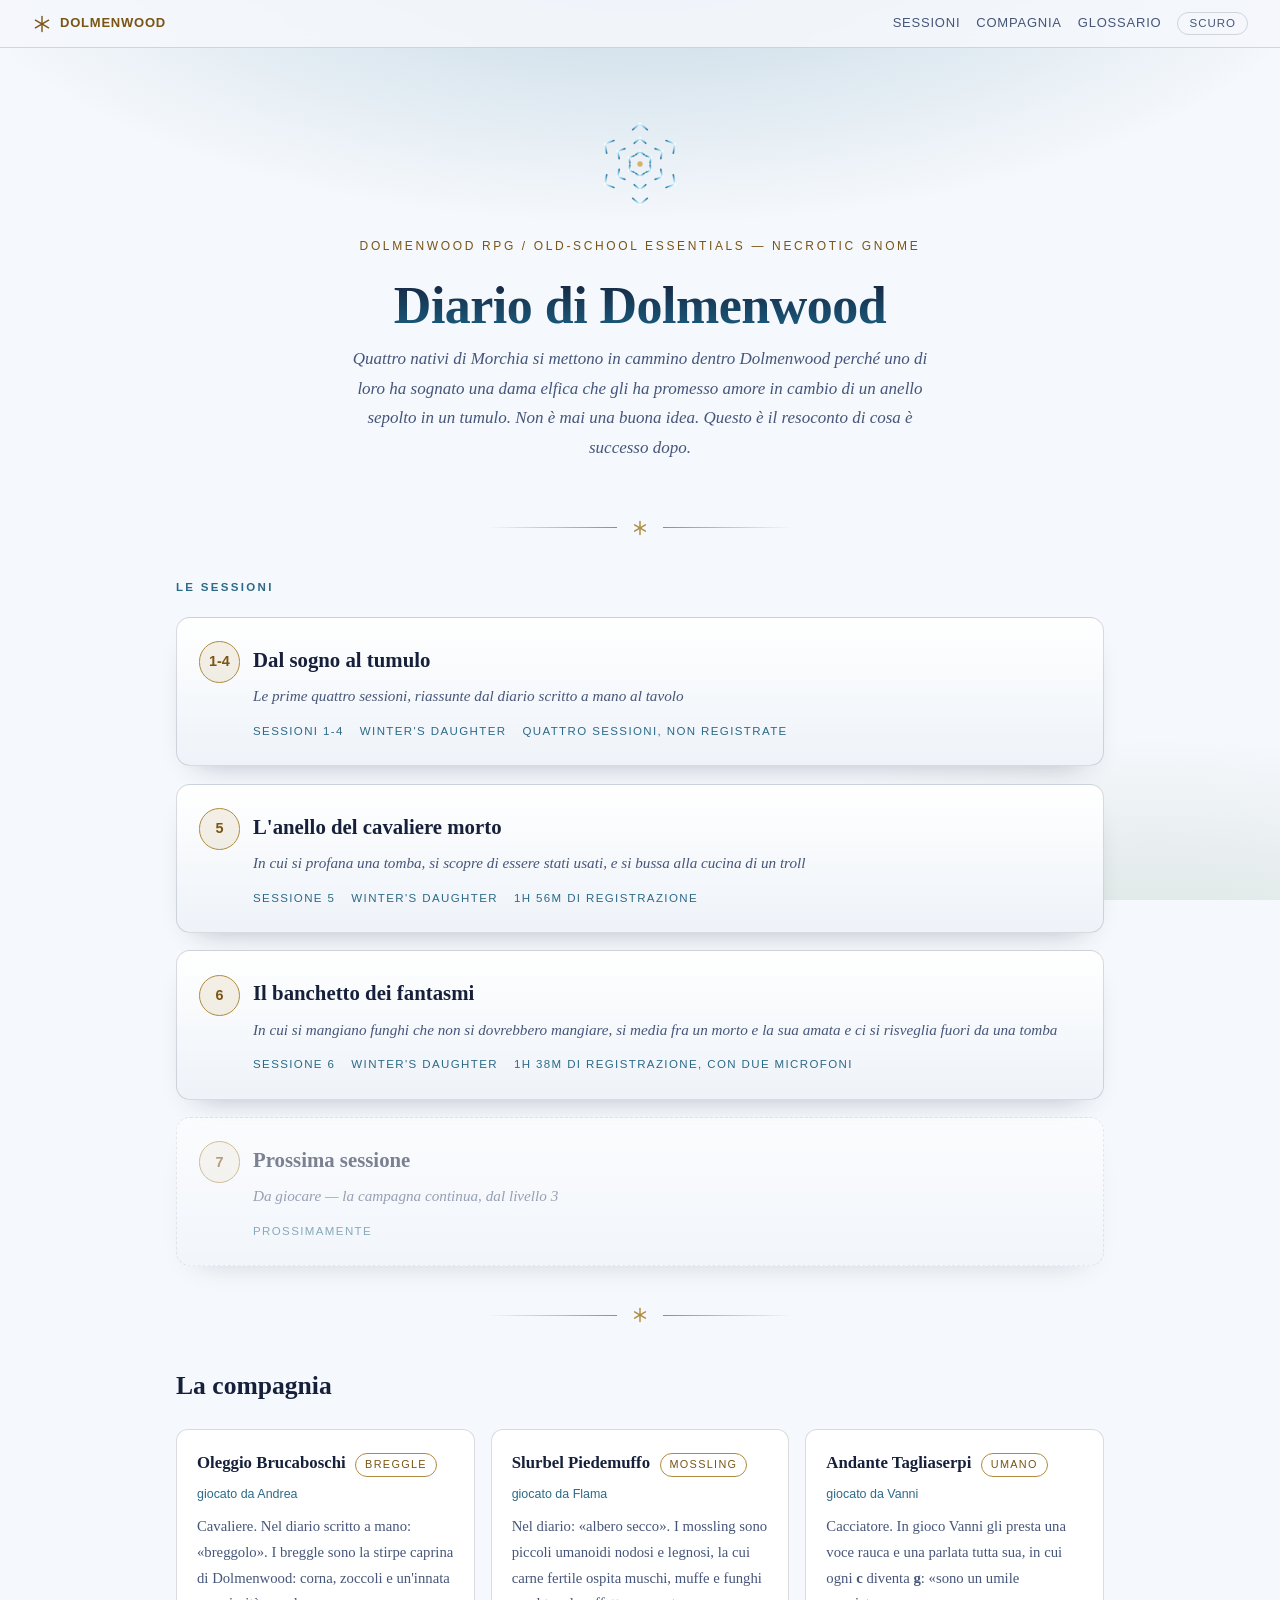
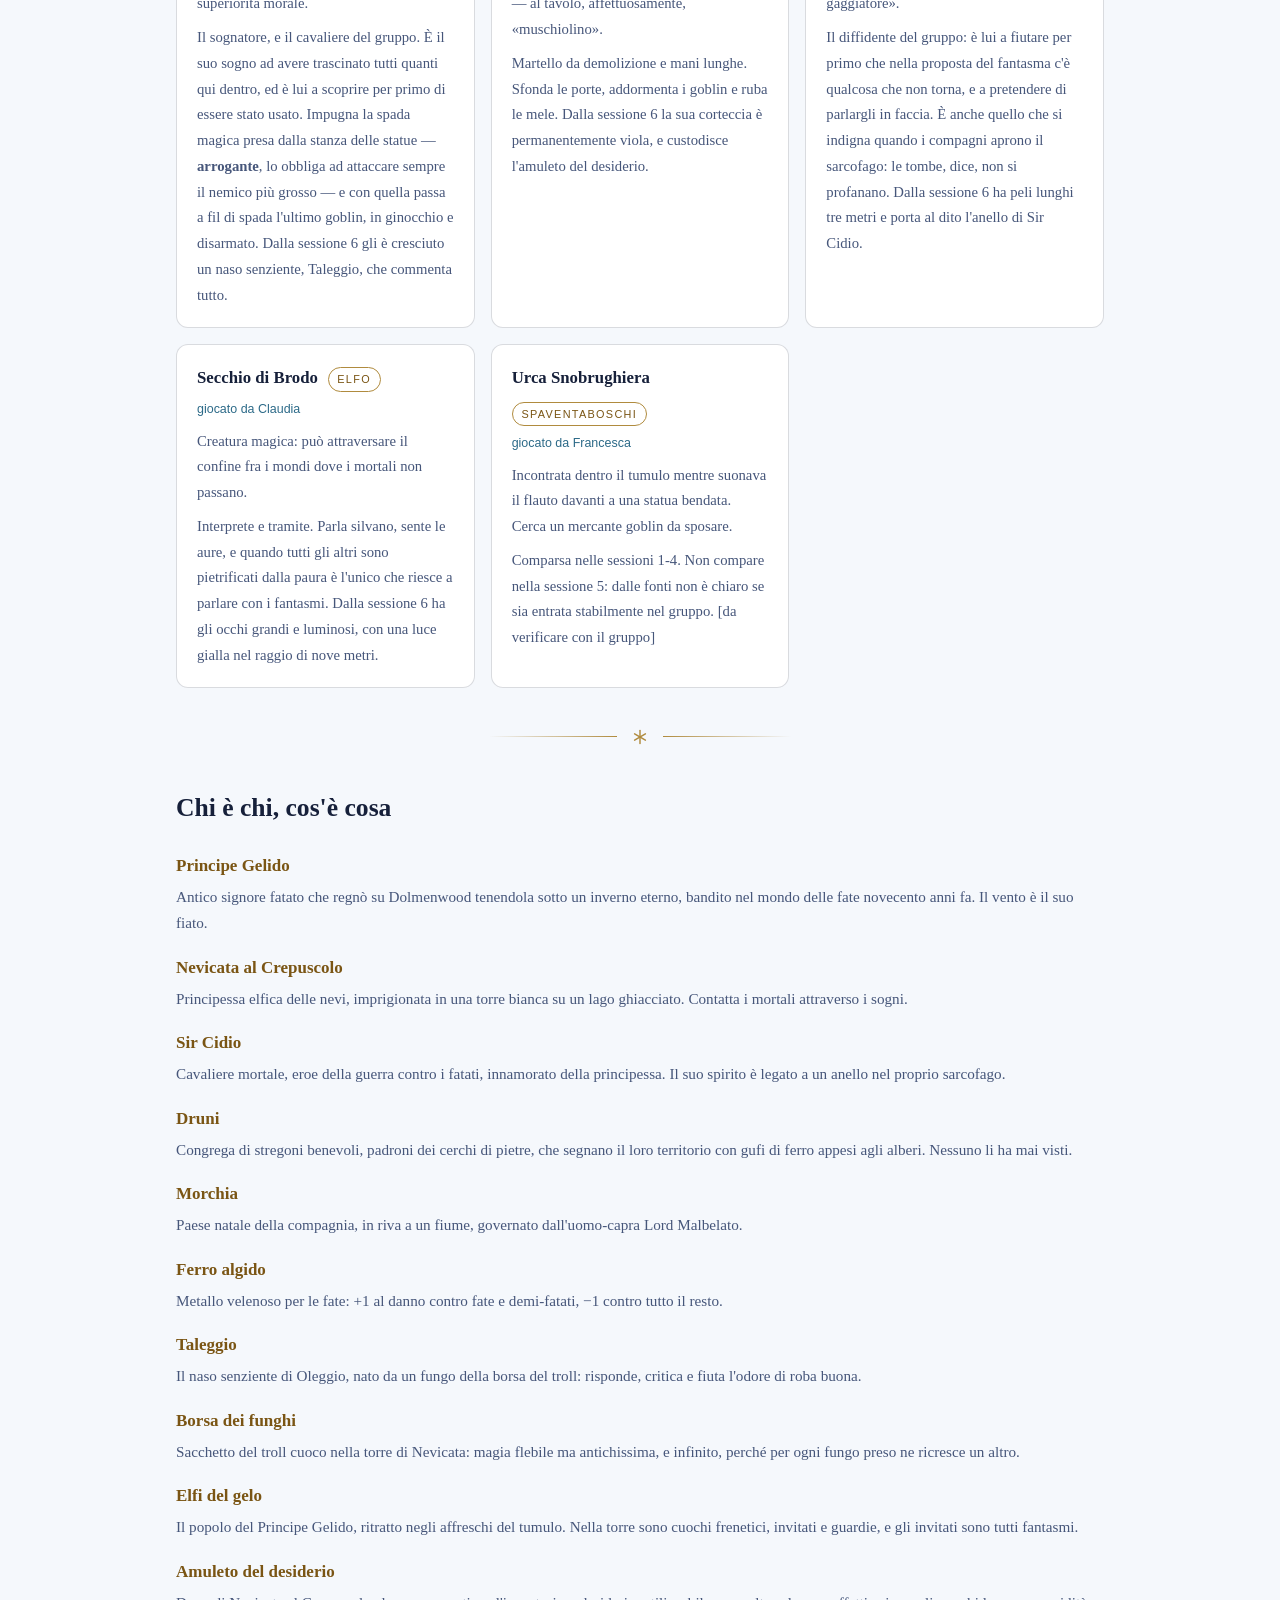
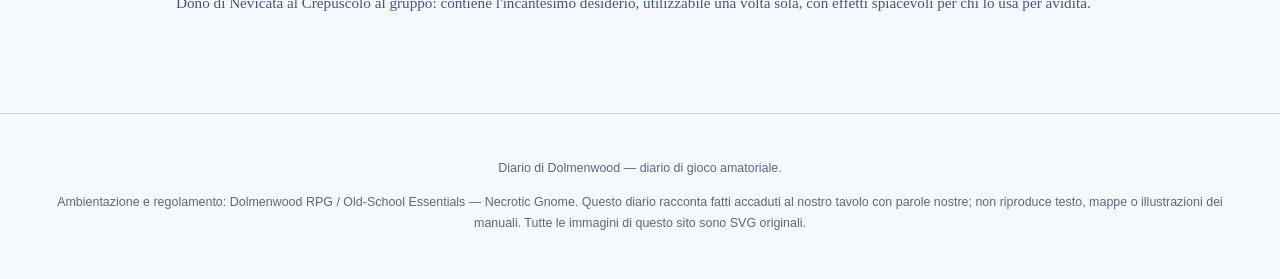
<file: sito/index.html>
<!DOCTYPE html>
<html lang="it">
<head>
<meta charset="utf-8">
<meta name="viewport" content="width=device-width, initial-scale=1">
<title>Diario di Dolmenwood</title>
<meta name="description" content="Quattro nativi di Morchia si mettono in cammino dentro Dolmenwood perché uno di loro ha sognato una dama elfica che gli ha promesso amore in cambio di un anello sepolto in un tumulo. Non è mai una buona idea. Questo è il resoconto di cosa è successo dopo.">
<link rel="stylesheet" href="css/stile.css">
<link rel="icon" href="data:image/svg+xml,<svg xmlns='http://www.w3.org/2000/svg' viewBox='0 0 100 100'><text y='.9em' font-size='90'>&#10052;</text></svg>">
<script>
// Applicato prima del disegno della pagina, così non si vede il lampo del tema
// sbagliato. Senza scelta salvata si segue la preferenza del sistema.
(function () {
  try {
    var scelto = localStorage.getItem("tema");
    if (scelto === "light" || scelto === "dark") {
      document.documentElement.setAttribute("data-theme", scelto);
    }
  } catch (e) { /* localStorage non disponibile: si resta sulla preferenza di sistema */ }
})();
</script>
</head>
<body>
<div class="guscio">
<nav class="barra">
  <a class="marchio" href="index.html"><svg viewBox="0 0 100 100" aria-hidden="true">
  <g fill="none" stroke="currentColor" stroke-width="7" stroke-linecap="round">
    <path d="M50 12 V88"/>
    <path d="M17 31 L83 69"/>
    <path d="M83 31 L17 69"/>
  </g>
</svg><span>Dolmenwood</span></a>
  <span class="spazio"></span>
  <a href="index.html#sessioni">Sessioni</a>
  <a href="index.html#compagnia">Compagnia</a>
  <a href="index.html#glossario">Glossario</a>
  <button class="tema" type="button" data-tema aria-label="Cambia tema">
    <span class="etichetta-chiaro">Scuro</span><span class="etichetta-scuro">Chiaro</span>
  </button>
</nav>
<main class="contenuto largo">
  <header class="testata">
    <svg class="fiocco" viewBox="0 0 100 100" role="img" aria-label="Fiocco di neve">
  <defs>
    <linearGradient id="gelo" x1="0" y1="0" x2="0" y2="1">
      <stop offset="0%" stop-color="#ffffff"/>
      <stop offset="55%" stop-color="#7fc8e8"/>
      <stop offset="100%" stop-color="#3d7ea0"/>
    </linearGradient>
    <g id="braccio" fill="none" stroke="url(#gelo)" stroke-width="1.7" stroke-linecap="round">
      <path d="M50 50 V5"/>
      <path d="M43 17 L50 11 L57 17"/>
      <path d="M44.5 30 L50 25 L55.5 30"/>
      <path d="M46 41 L50 37.5 L54 41"/>
    </g>
  </defs>
  <use href="#braccio"/>
  <use href="#braccio" transform="rotate(60 50 50)"/>
  <use href="#braccio" transform="rotate(120 50 50)"/>
  <use href="#braccio" transform="rotate(180 50 50)"/>
  <use href="#braccio" transform="rotate(240 50 50)"/>
  <use href="#braccio" transform="rotate(300 50 50)"/>
  <circle cx="50" cy="50" r="2.6" fill="#d8b364"/>
</svg>
    <p class="occhiello">Dolmenwood RPG / Old-School Essentials — Necrotic Gnome</p>
    <h1>Diario di Dolmenwood</h1>
    <p class="intro">Quattro nativi di Morchia si mettono in cammino dentro Dolmenwood perché uno di loro ha sognato una dama elfica che gli ha promesso amore in cambio di un anello sepolto in un tumulo. Non è mai una buona idea. Questo è il resoconto di cosa è successo dopo.</p>
  </header>

  <div class="filetto"><svg viewBox="0 0 100 100" aria-hidden="true">
  <g fill="none" stroke="currentColor" stroke-width="8" stroke-linecap="round">
    <path d="M50 14 V86"/><path d="M20 32 L80 68"/><path d="M80 32 L20 68"/>
  </g>
</svg></div>

  <section id="sessioni">
    <h2 class="indice-titolo" style="font-family:var(--sans);font-size:.72rem;letter-spacing:.2em;text-transform:uppercase;color:var(--ghiaccio-cupo);margin:0 0 1.25rem">Le sessioni</h2>
    <ul class="elenco-sessioni">
      <li><a class="scheda" href="sessioni/sessioni-01-04.html"><span class="numero">1-4</span><h2>Dal sogno al tumulo</h2><p class="sottotitolo">Le prime quattro sessioni, riassunte dal diario scritto a mano al tavolo</p><div class="meta"><span>Sessioni 1-4</span><span>Winter's Daughter</span><span>quattro sessioni, non registrate</span></div></a></li><li><a class="scheda" href="sessioni/sessione-05.html"><span class="numero">5</span><h2>L'anello del cavaliere morto</h2><p class="sottotitolo">In cui si profana una tomba, si scopre di essere stati usati, e si bussa alla cucina di un troll</p><div class="meta"><span>Sessione 5</span><span>Winter's Daughter</span><span>1h 56m di registrazione</span></div></a></li><li><a class="scheda" href="sessioni/sessione-06.html"><span class="numero">6</span><h2>Il banchetto dei fantasmi</h2><p class="sottotitolo">In cui si mangiano funghi che non si dovrebbero mangiare, si media fra un morto e la sua amata e ci si risveglia fuori da una tomba</p><div class="meta"><span>Sessione 6</span><span>Winter's Daughter</span><span>1h 38m di registrazione, con due microfoni</span></div></a></li><li><div class="scheda prossima"><span class="numero">7</span><h2>Prossima sessione</h2><p class="sottotitolo">Da giocare — la campagna continua, dal livello 3</p><div class="meta"><span>prossimamente</span></div></div></li>
    </ul>
  </section>

  <div class="filetto"><svg viewBox="0 0 100 100" aria-hidden="true">
  <g fill="none" stroke="currentColor" stroke-width="8" stroke-linecap="round">
    <path d="M50 14 V86"/><path d="M20 32 L80 68"/><path d="M80 32 L20 68"/>
  </g>
</svg></div>

  <section id="compagnia">
    <h2 class="capitolo-titolo" style="font-size:1.6rem;margin:0 0 1.25rem">La compagnia</h2>
    <ul class="griglia-personaggi">
<li class="personaggio"><div class="riga"><h3>Oleggio Brucaboschi</h3><span class="stirpe">Breggle</span></div><div class="giocatore">giocato da Andrea</div><p>Cavaliere. Nel diario scritto a mano: «breggolo». I breggle sono la stirpe caprina di Dolmenwood: corna, zoccoli e un'innata superiorità morale.</p><p>Il sognatore, e il cavaliere del gruppo. È il suo sogno ad avere trascinato tutti quanti qui dentro, ed è lui a scoprire per primo di essere stato usato. Impugna la spada magica presa dalla stanza delle statue — <strong>arrogante</strong>, lo obbliga ad attaccare sempre il nemico più grosso — e con quella passa a fil di spada l'ultimo goblin, in ginocchio e disarmato. Dalla sessione 6 gli è cresciuto un naso senziente, Taleggio, che commenta tutto.</p></li>
<li class="personaggio"><div class="riga"><h3>Slurbel Piedemuffo</h3><span class="stirpe">Mossling</span></div><div class="giocatore">giocato da Flama</div><p>Nel diario: «albero secco». I mossling sono piccoli umanoidi nodosi e legnosi, la cui carne fertile ospita muschi, muffe e funghi — al tavolo, affettuosamente, «muschiolino».</p><p>Martello da demolizione e mani lunghe. Sfonda le porte, addormenta i goblin e ruba le mele. Dalla sessione 6 la sua corteccia è permanentemente viola, e custodisce l'amuleto del desiderio.</p></li>
<li class="personaggio"><div class="riga"><h3>Andante Tagliaserpi</h3><span class="stirpe">Umano</span></div><div class="giocatore">giocato da Vanni</div><p>Cacciatore. In gioco Vanni gli presta una voce rauca e una parlata tutta sua, in cui ogni <strong>c</strong> diventa <strong>g</strong>: «sono un umile gaggiatore».</p><p>Il diffidente del gruppo: è lui a fiutare per primo che nella proposta del fantasma c'è qualcosa che non torna, e a pretendere di parlargli in faccia. È anche quello che si indigna quando i compagni aprono il sarcofago: le tombe, dice, non si profanano. Dalla sessione 6 ha peli lunghi tre metri e porta al dito l'anello di Sir Cidio.</p></li>
<li class="personaggio"><div class="riga"><h3>Secchio di Brodo</h3><span class="stirpe">Elfo</span></div><div class="giocatore">giocato da Claudia</div><p>Creatura magica: può attraversare il confine fra i mondi dove i mortali non passano.</p><p>Interprete e tramite. Parla silvano, sente le aure, e quando tutti gli altri sono pietrificati dalla paura è l'unico che riesce a parlare con i fantasmi. Dalla sessione 6 ha gli occhi grandi e luminosi, con una luce gialla nel raggio di nove metri.</p></li>
<li class="personaggio"><div class="riga"><h3>Urca Snobrughiera</h3><span class="stirpe">Spaventaboschi</span></div><div class="giocatore">giocato da Francesca</div><p>Incontrata dentro il tumulo mentre suonava il flauto davanti a una statua bendata. Cerca un mercante goblin da sposare.</p><p>Comparsa nelle sessioni 1-4. Non compare nella sessione 5: dalle fonti non è chiaro se sia entrata stabilmente nel gruppo. [da verificare con il gruppo]</p></li>
</ul>
  </section>

  <div class="filetto"><svg viewBox="0 0 100 100" aria-hidden="true">
  <g fill="none" stroke="currentColor" stroke-width="8" stroke-linecap="round">
    <path d="M50 14 V86"/><path d="M20 32 L80 68"/><path d="M80 32 L20 68"/>
  </g>
</svg></div>

  <section id="glossario">
    <h2 style="font-size:1.6rem;margin:0 0 1.25rem">Chi è chi, cos'è cosa</h2>
    <dl class="glossario"><dt>Principe Gelido</dt><dd>Antico signore fatato che regnò su Dolmenwood tenendola sotto un inverno eterno, bandito nel mondo delle fate novecento anni fa. Il vento è il suo fiato.</dd>
<dt>Nevicata al Crepuscolo</dt><dd>Principessa elfica delle nevi, imprigionata in una torre bianca su un lago ghiacciato. Contatta i mortali attraverso i sogni.</dd>
<dt>Sir Cidio</dt><dd>Cavaliere mortale, eroe della guerra contro i fatati, innamorato della principessa. Il suo spirito è legato a un anello nel proprio sarcofago.</dd>
<dt>Druni</dt><dd>Congrega di stregoni benevoli, padroni dei cerchi di pietre, che segnano il loro territorio con gufi di ferro appesi agli alberi. Nessuno li ha mai visti.</dd>
<dt>Morchia</dt><dd>Paese natale della compagnia, in riva a un fiume, governato dall'uomo-capra Lord Malbelato.</dd>
<dt>Ferro algido</dt><dd>Metallo velenoso per le fate: +1 al danno contro fate e demi-fatati, −1 contro tutto il resto.</dd>
<dt>Taleggio</dt><dd>Il naso senziente di Oleggio, nato da un fungo della borsa del troll: risponde, critica e fiuta l'odore di roba buona.</dd>
<dt>Borsa dei funghi</dt><dd>Sacchetto del troll cuoco nella torre di Nevicata: magia flebile ma antichissima, e infinito, perché per ogni fungo preso ne ricresce un altro.</dd>
<dt>Elfi del gelo</dt><dd>Il popolo del Principe Gelido, ritratto negli affreschi del tumulo. Nella torre sono cuochi frenetici, invitati e guardie, e gli invitati sono tutti fantasmi.</dd>
<dt>Amuleto del desiderio</dt><dd>Dono di Nevicata al Crepuscolo al gruppo: contiene l'incantesimo desiderio, utilizzabile una volta sola, con effetti spiacevoli per chi lo usa per avidità.</dd></dl>
  </section>
</main>
<footer class="piede">
  <p>Diario di Dolmenwood — diario di gioco amatoriale.</p>
  <p>Ambientazione e regolamento: Dolmenwood RPG / Old-School Essentials — Necrotic Gnome. Questo diario racconta
  fatti accaduti al nostro tavolo con parole nostre; non riproduce testo, mappe o
  illustrazioni dei manuali. Tutte le immagini di questo sito sono SVG originali.</p>
</footer>
</div>
<script>
document.querySelectorAll("[data-tema]").forEach(function (bottone) {
  bottone.addEventListener("click", function () {
    var radice = document.documentElement;
    var attuale = radice.getAttribute("data-theme");
    if (!attuale) {
      attuale = matchMedia("(prefers-color-scheme: dark)").matches ? "dark" : "light";
    }
    var nuovo = attuale === "dark" ? "light" : "dark";
    radice.setAttribute("data-theme", nuovo);
    try { localStorage.setItem("tema", nuovo); } catch (e) { /* ignorato */ }
  });
});
</script>
</body>
</html>
</file>
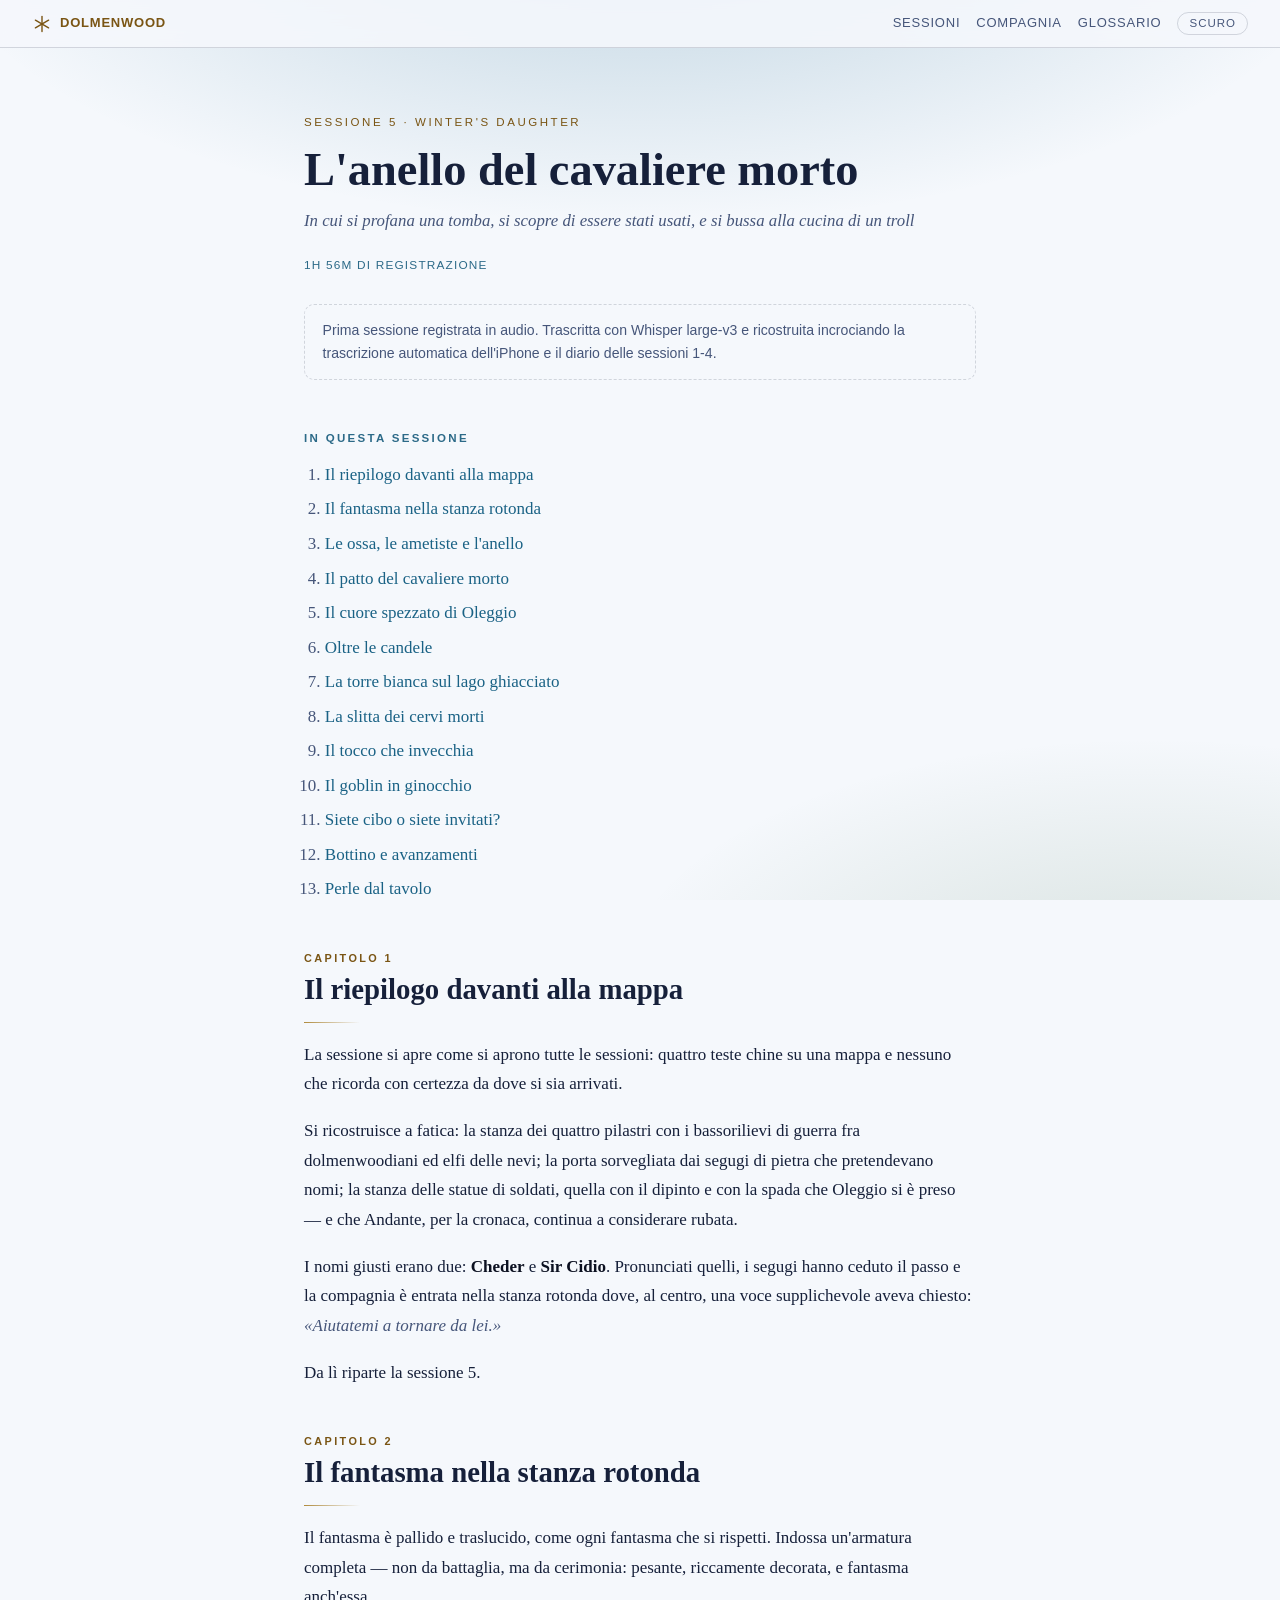
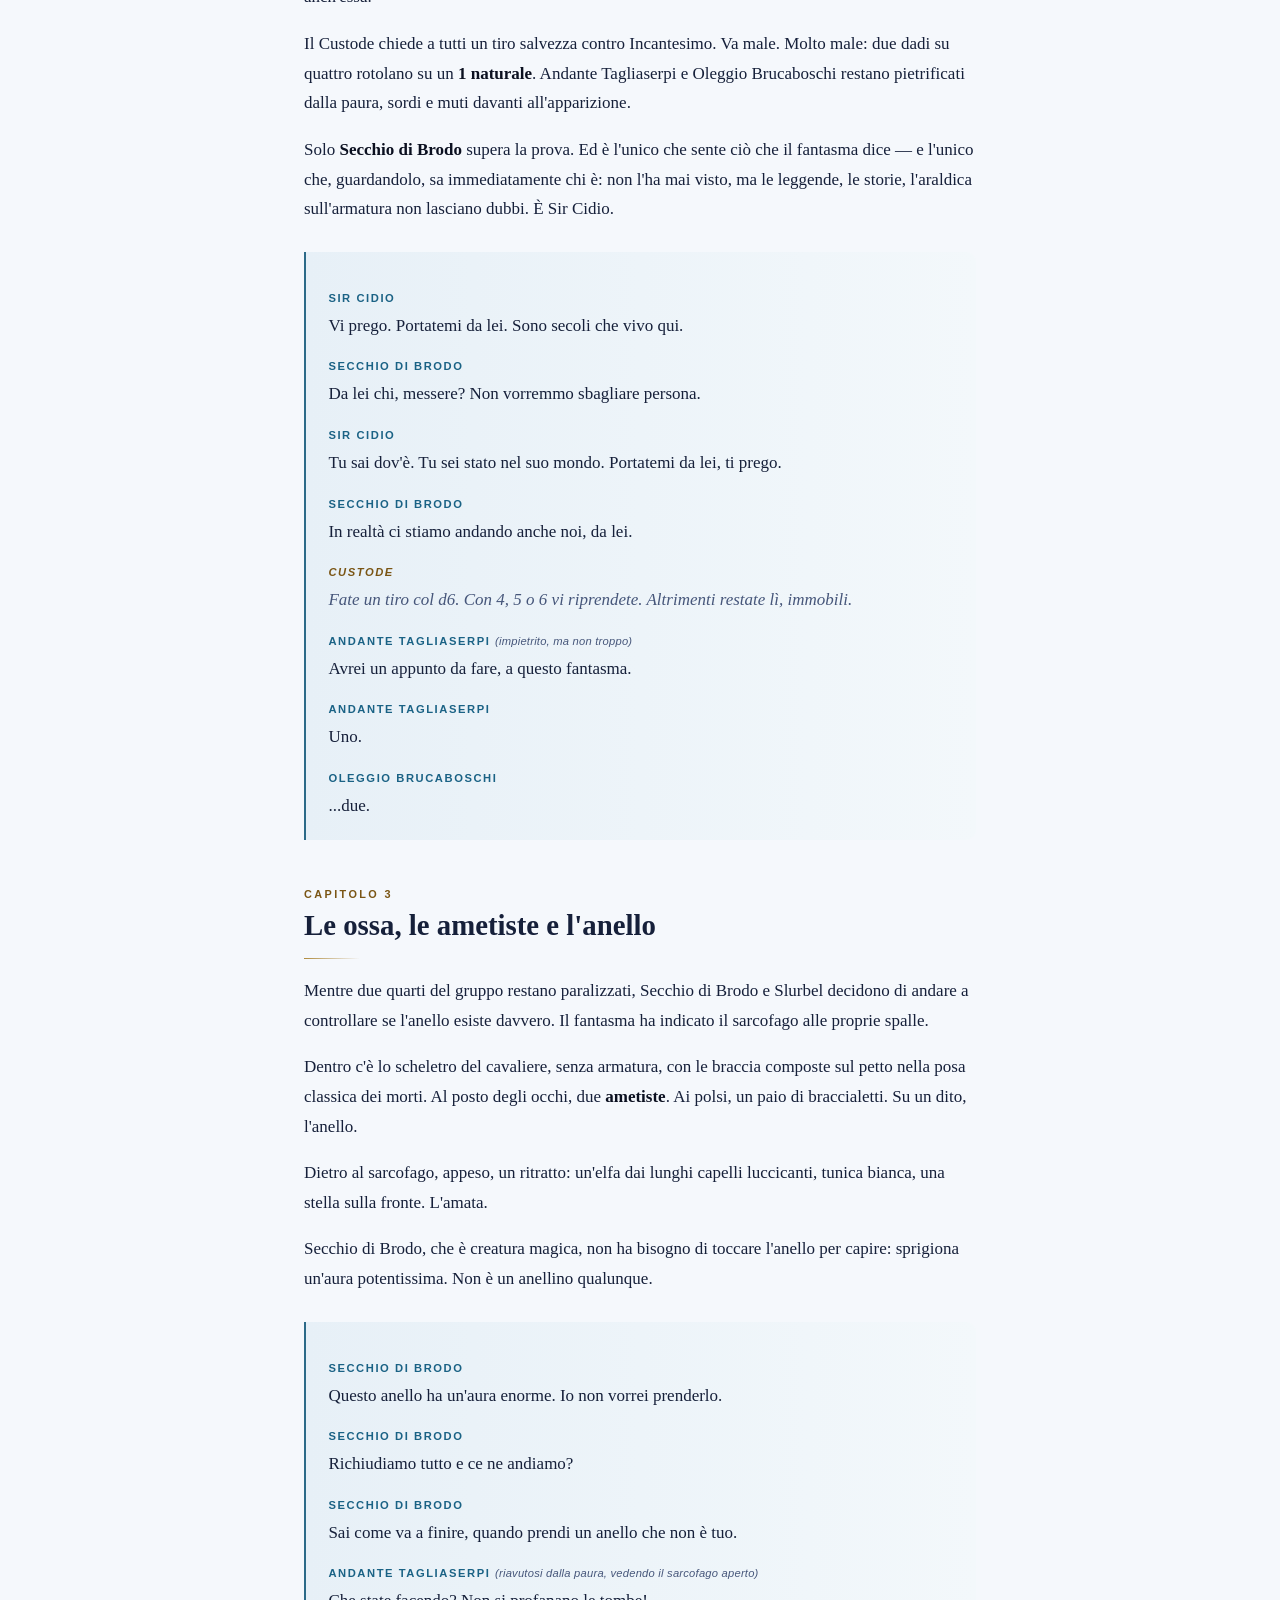
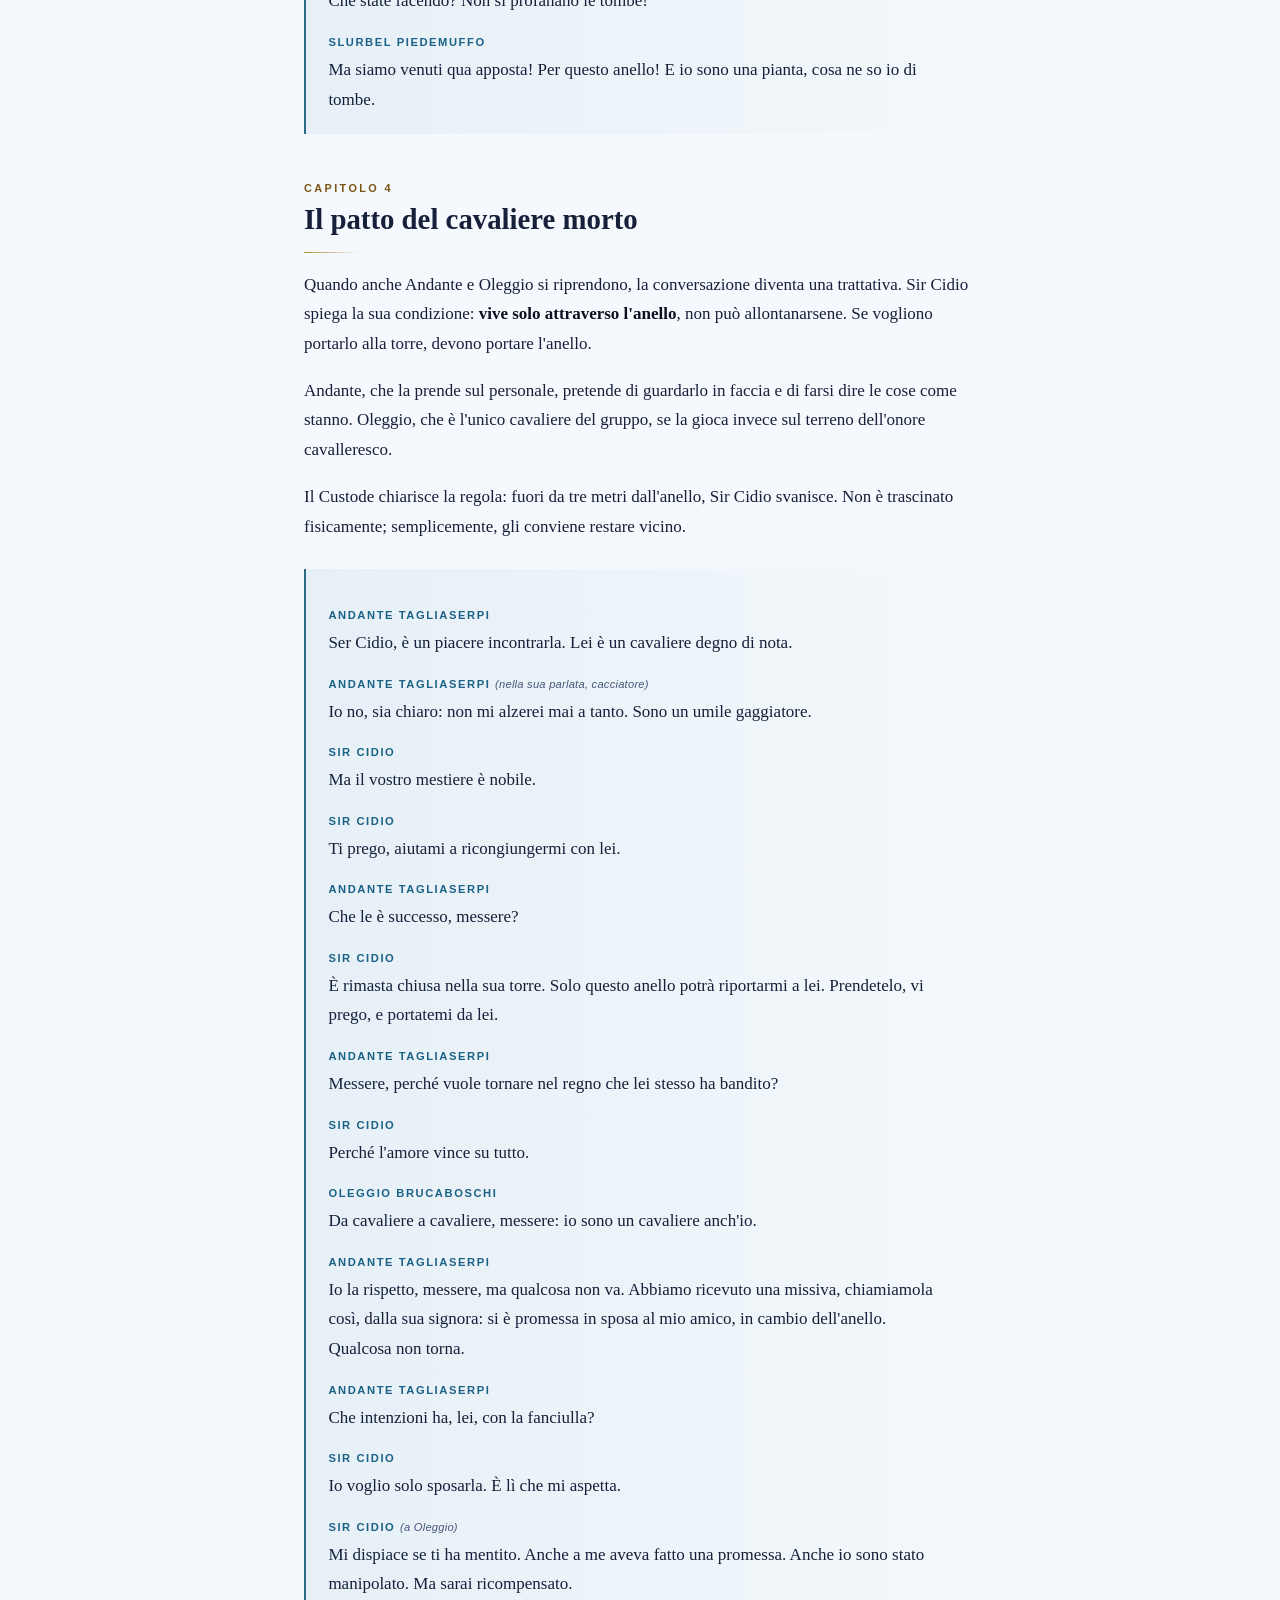
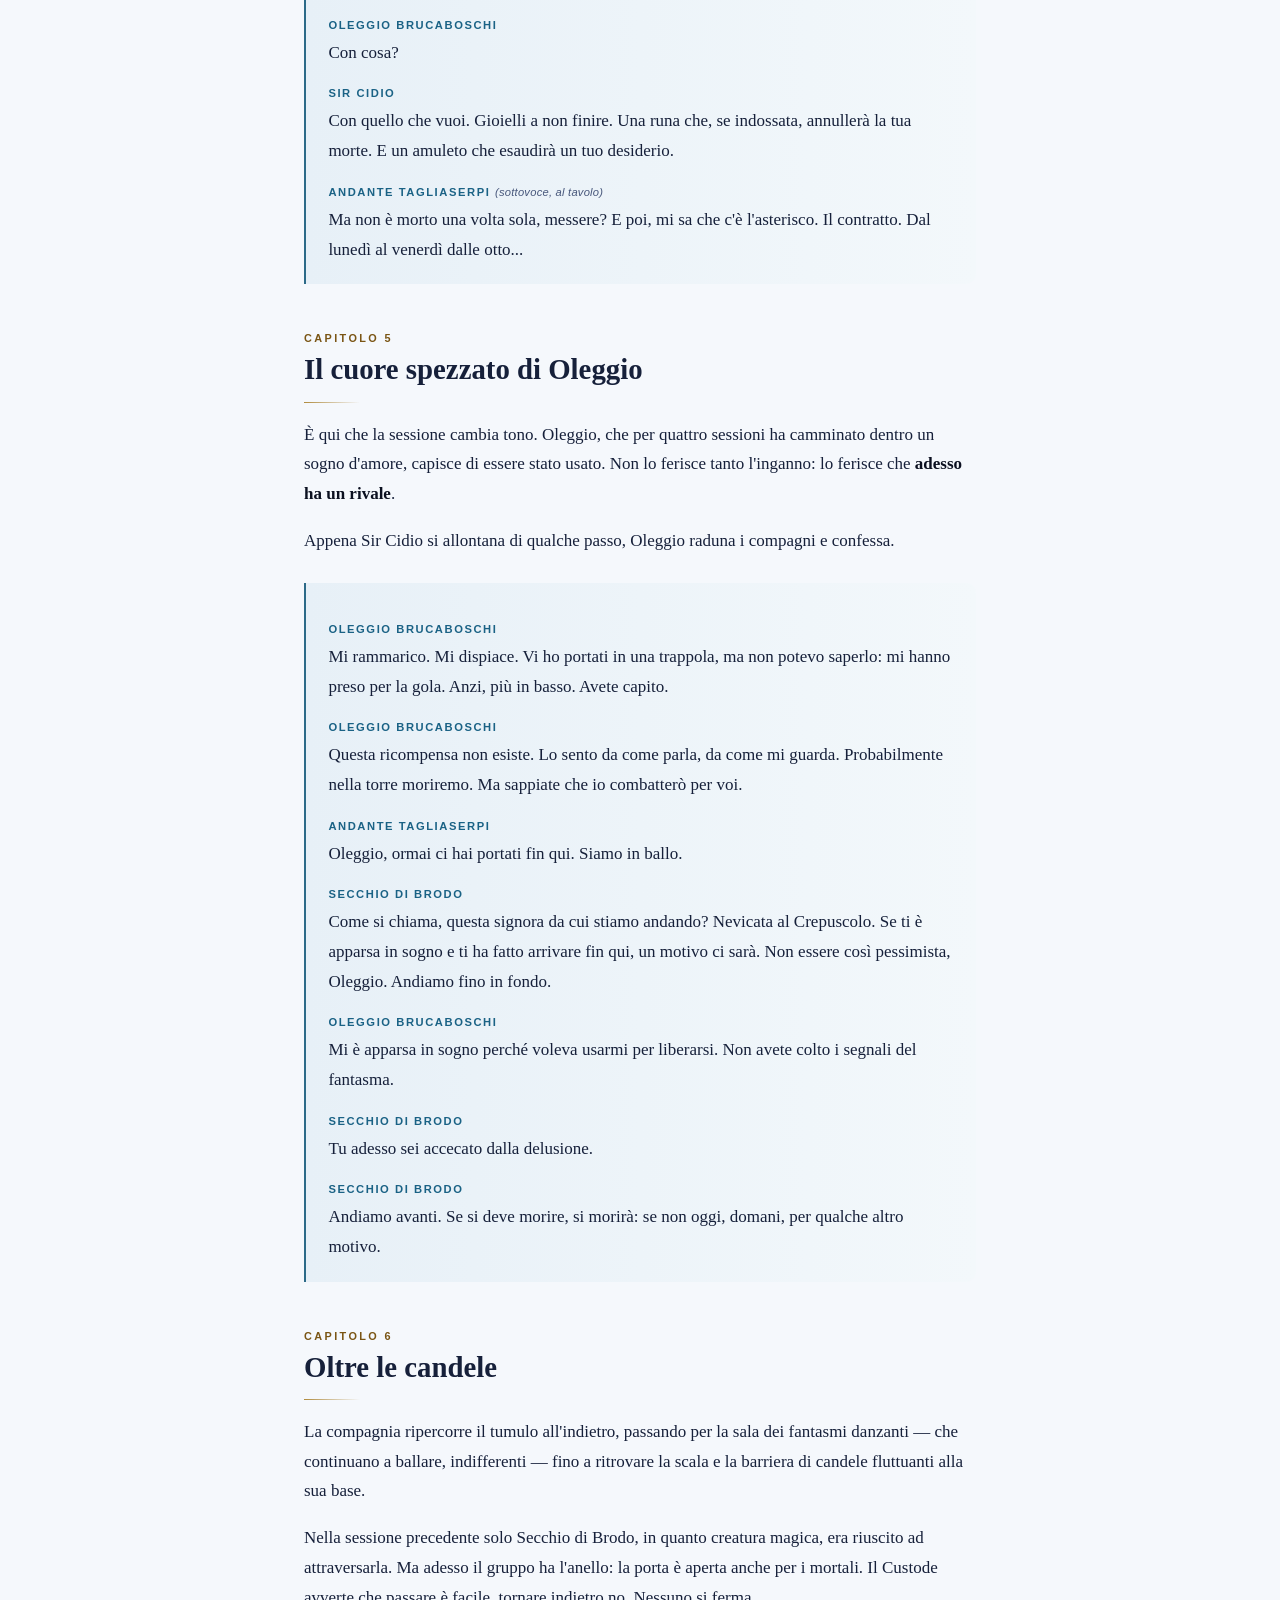
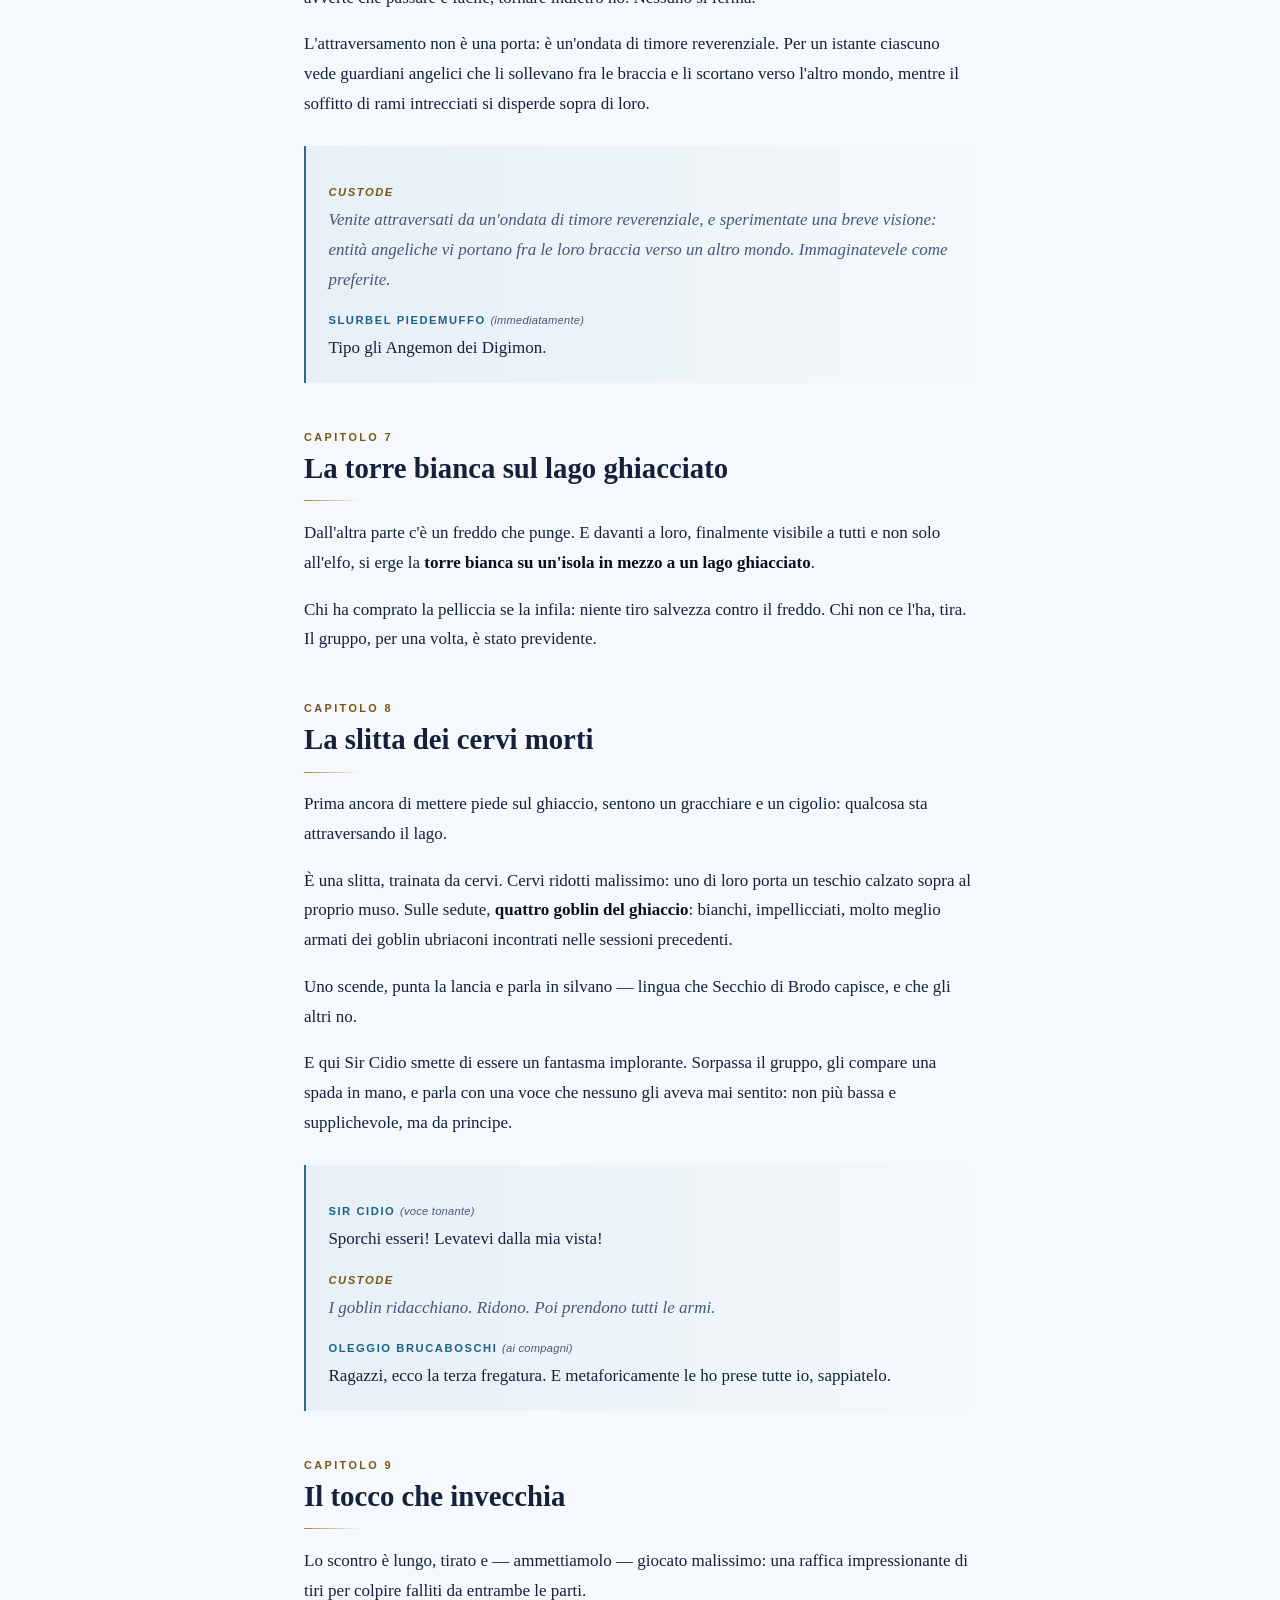
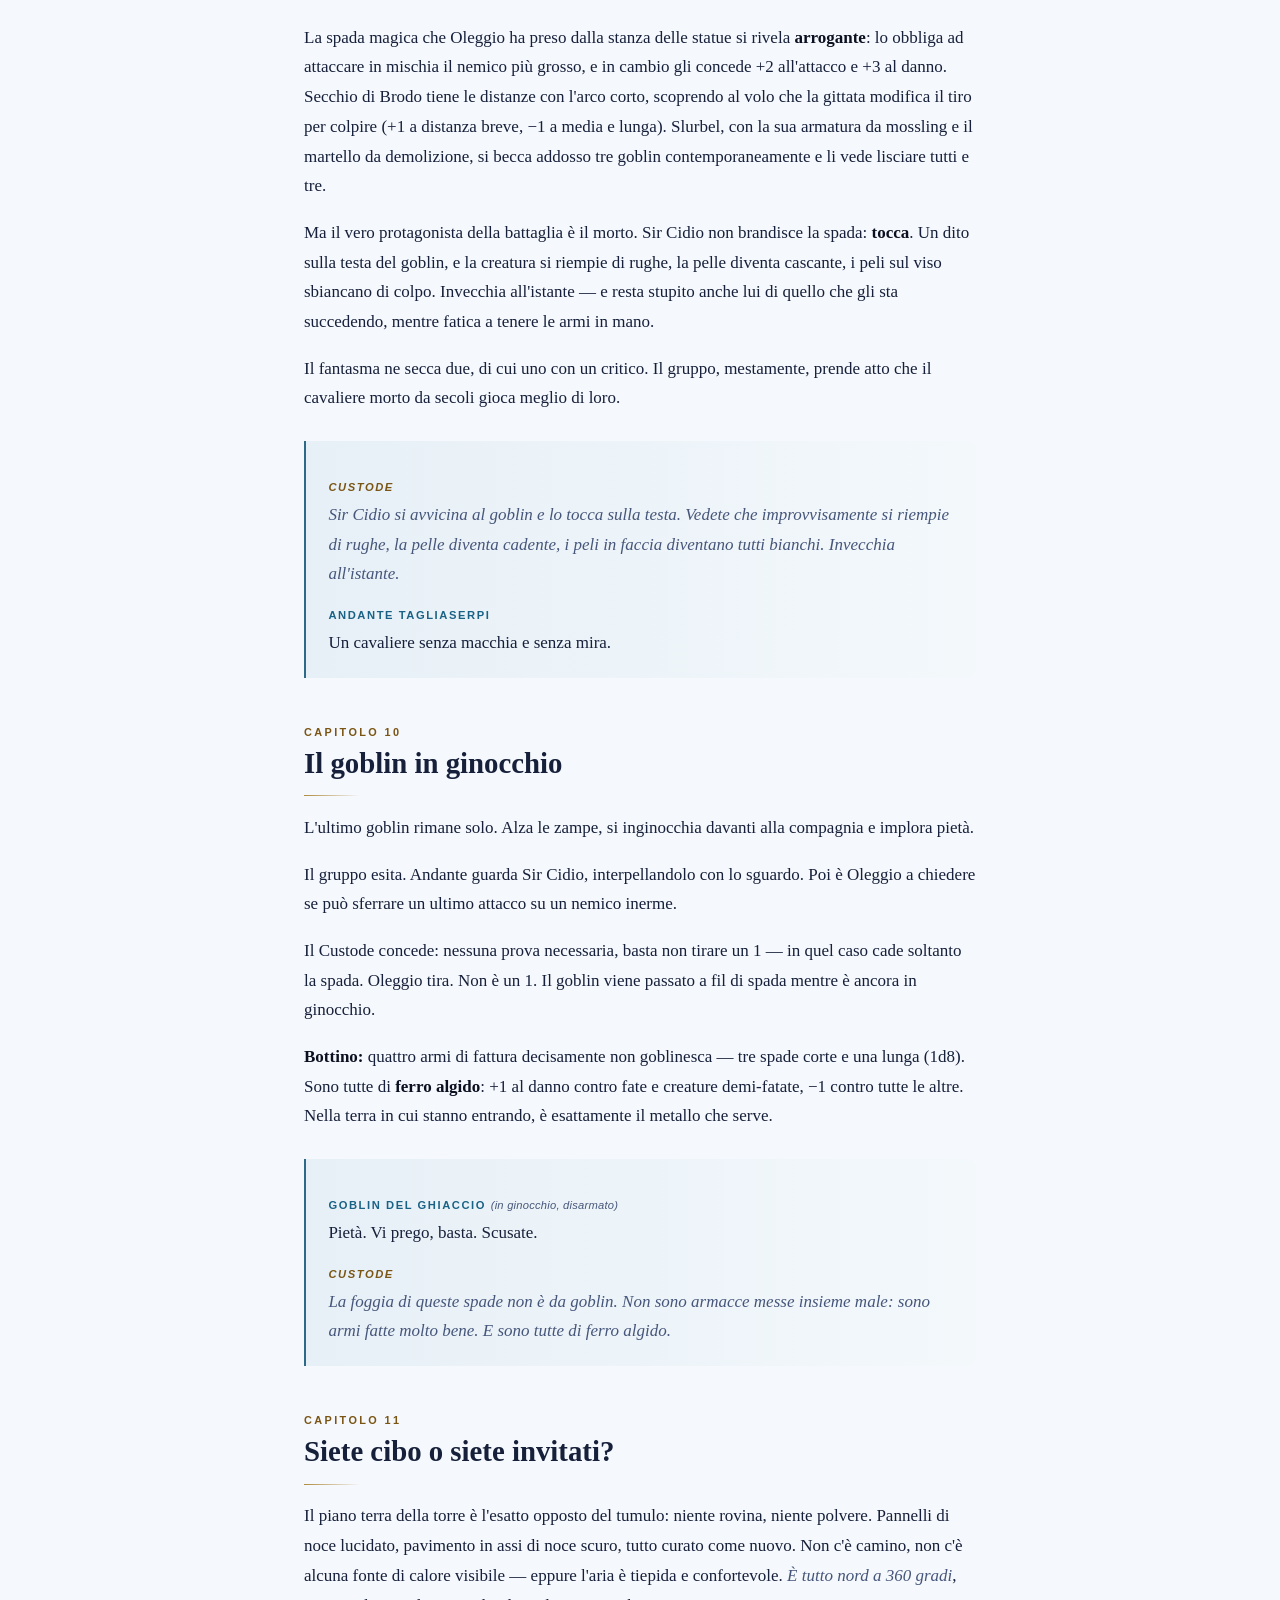
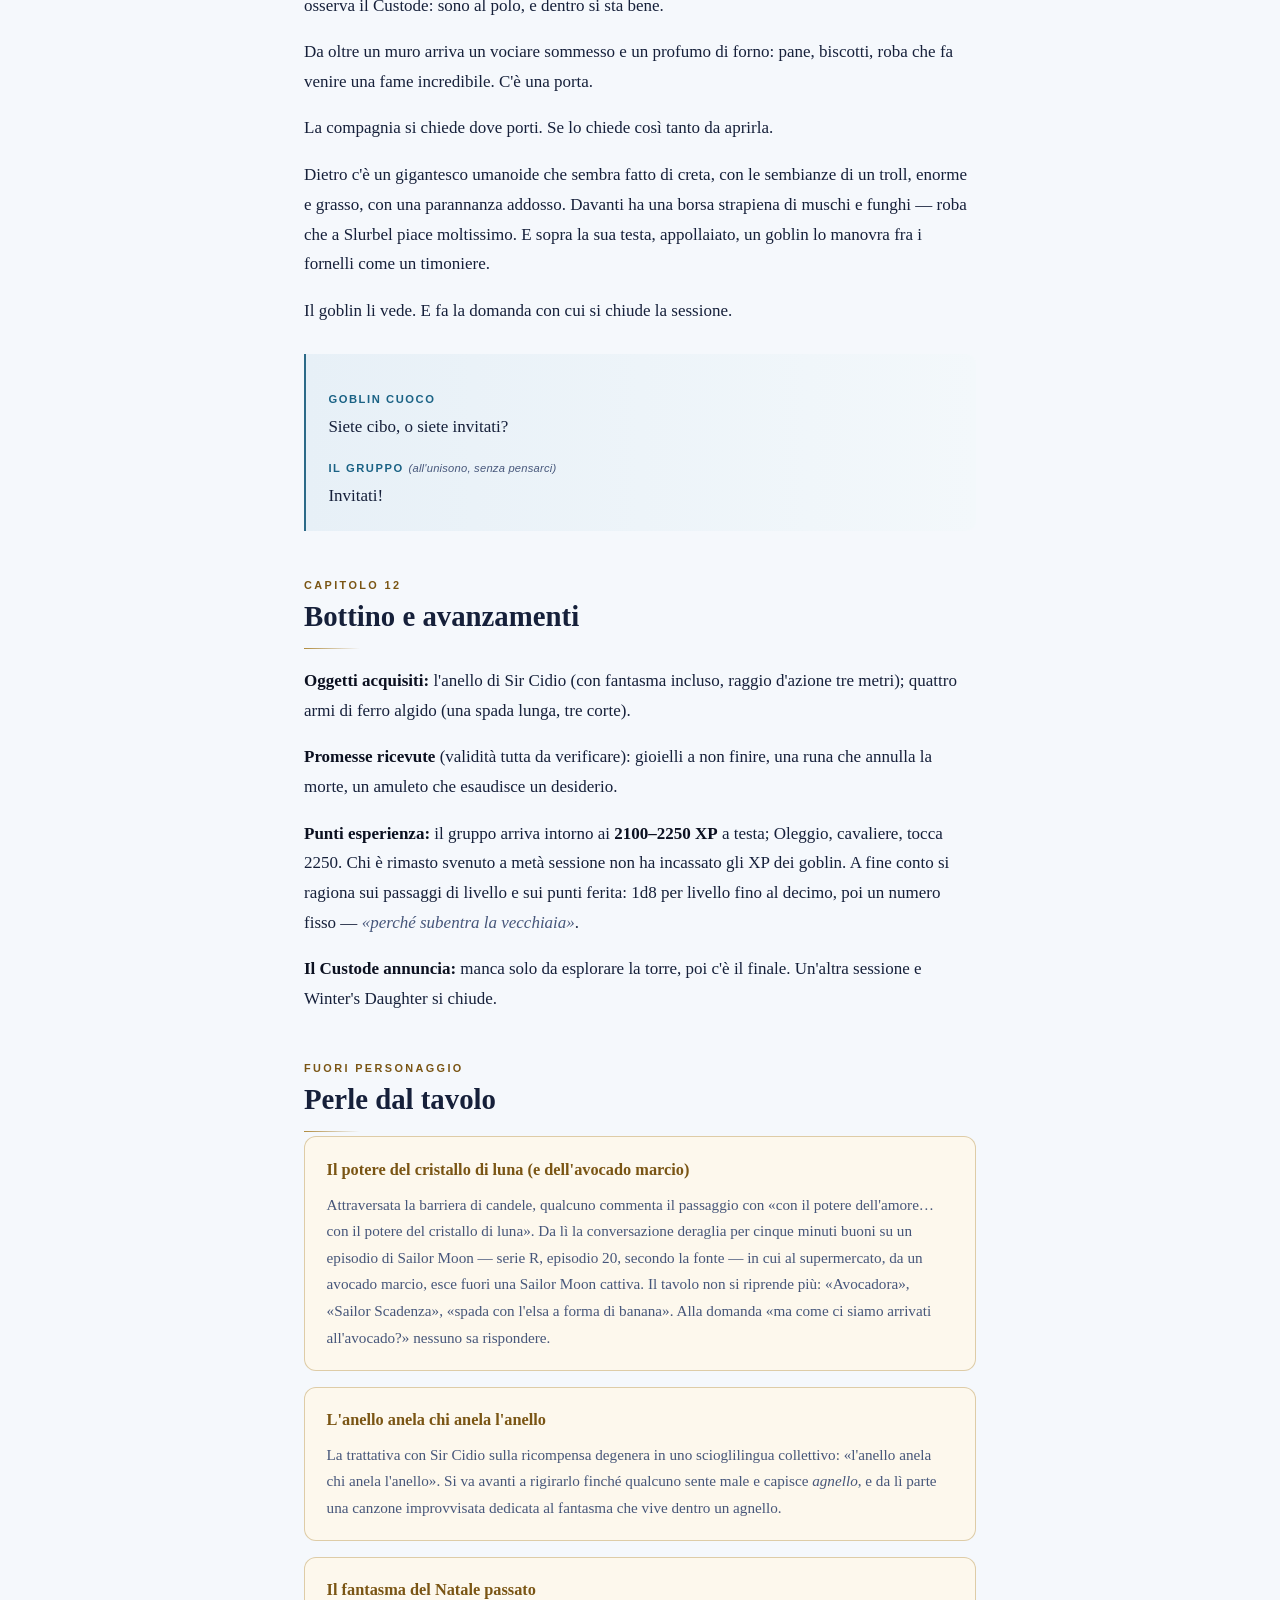
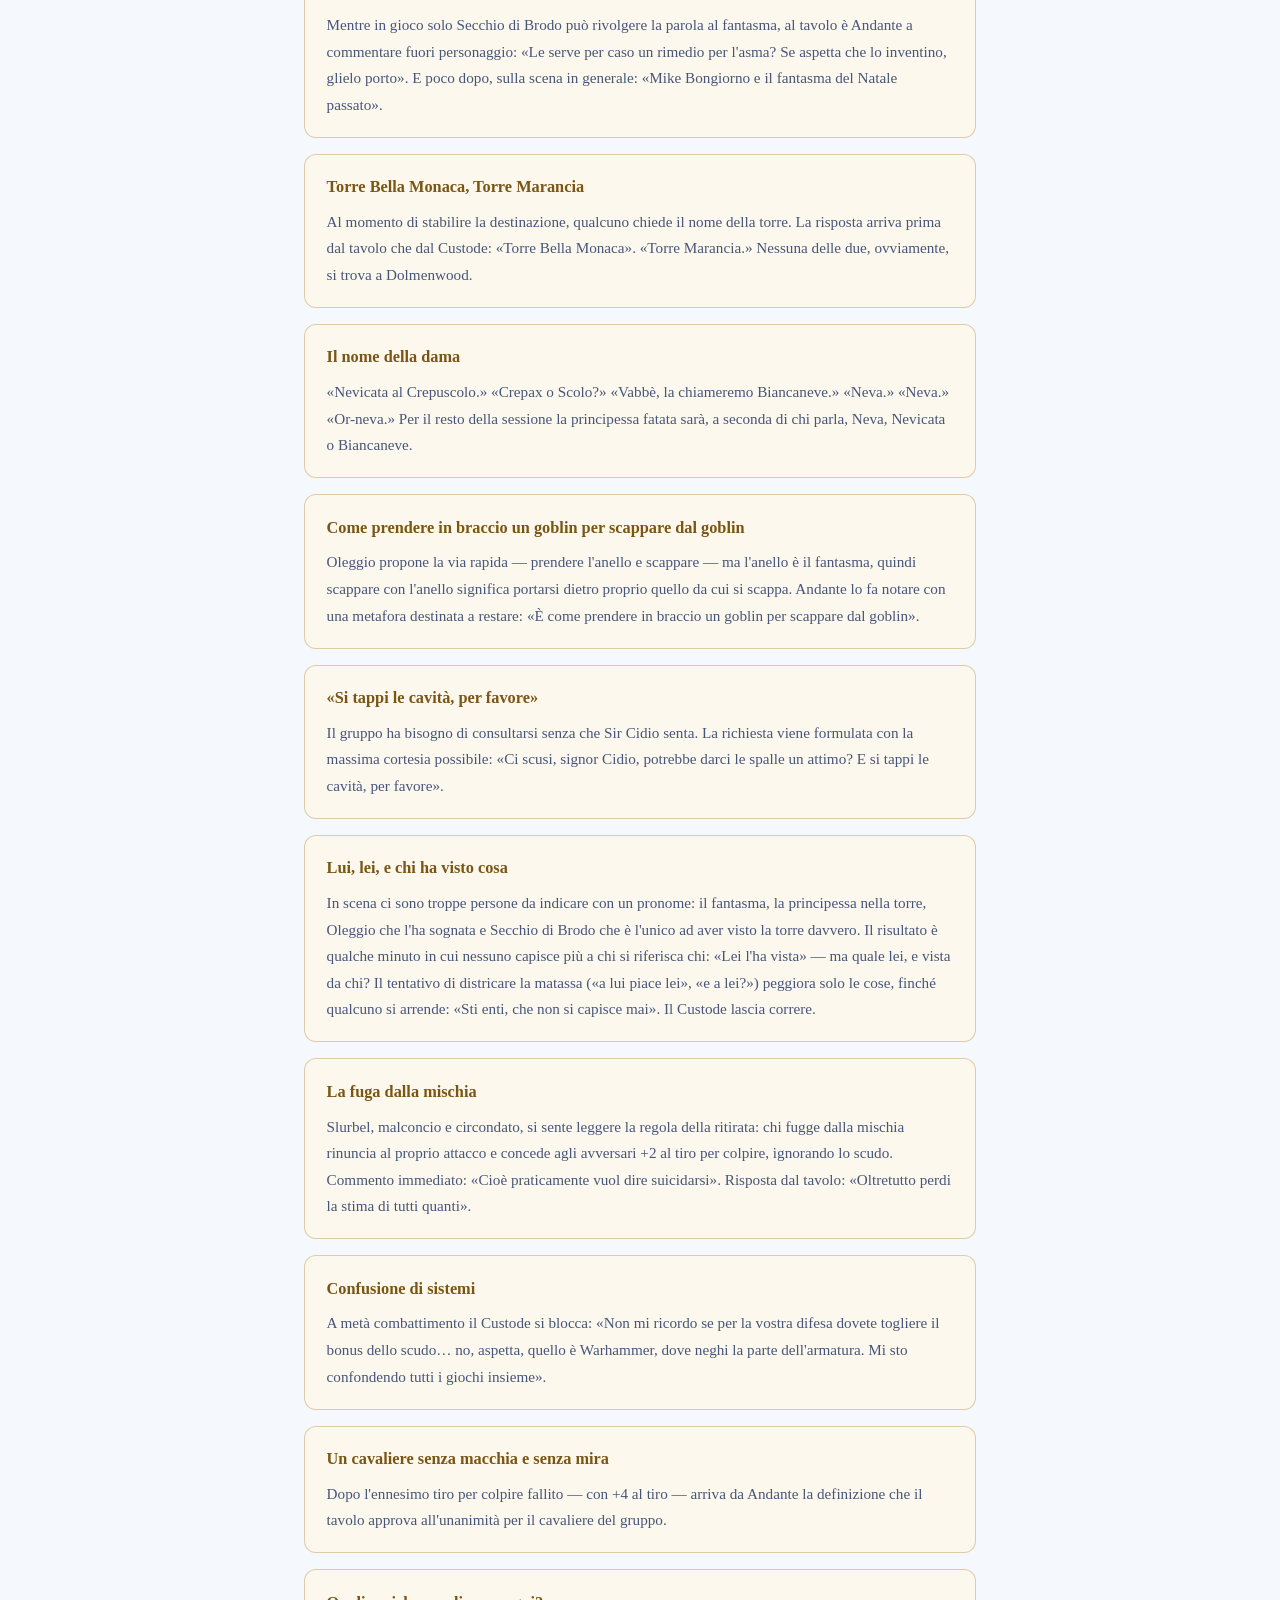
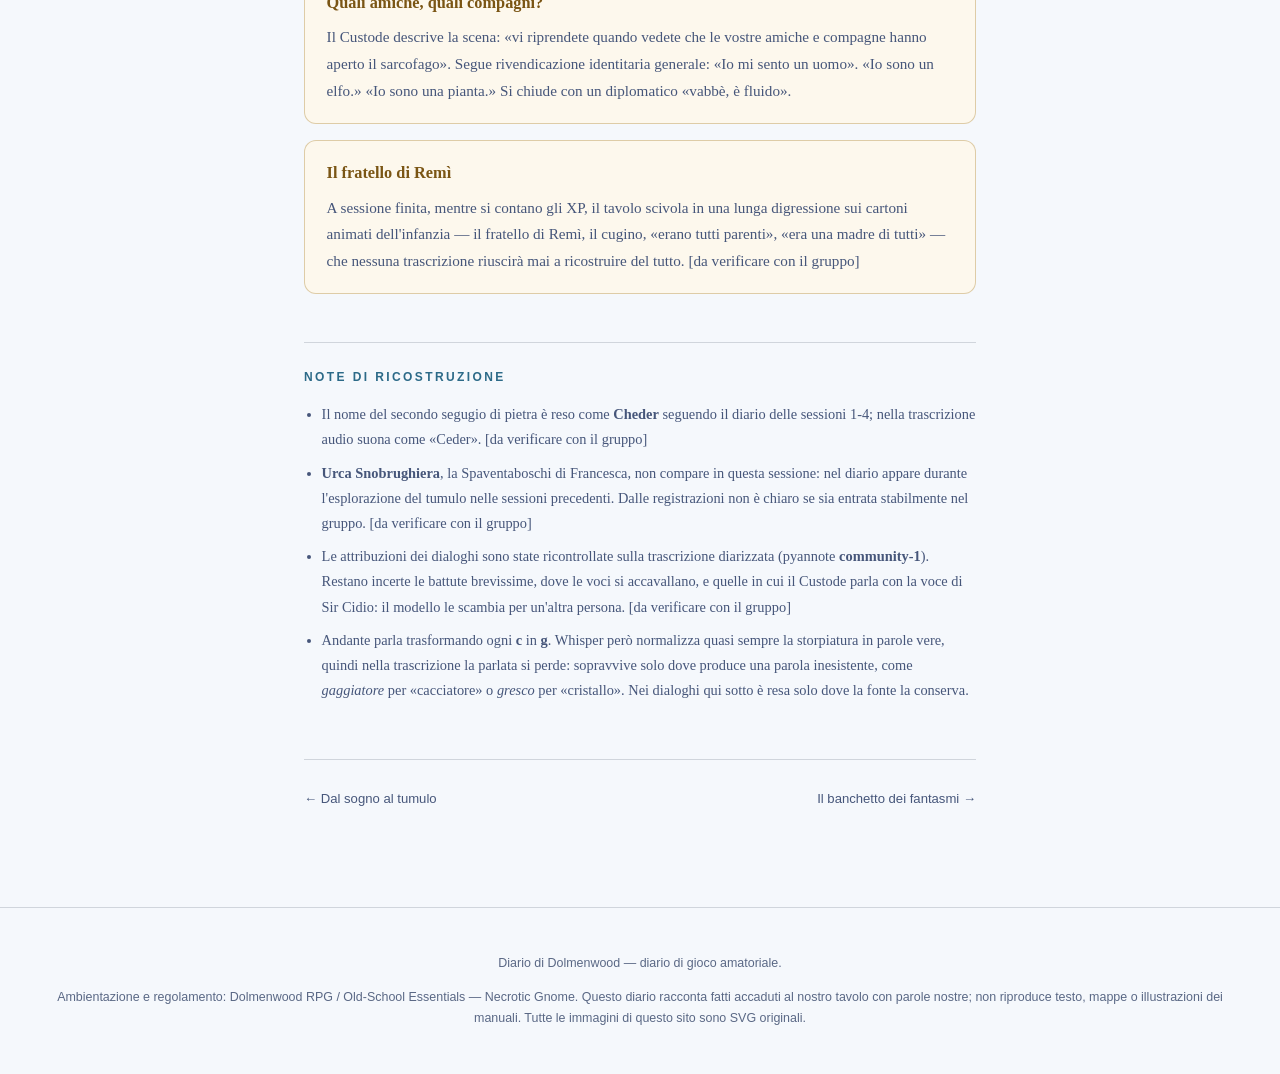
<file: sito/sessioni/sessione-05.html>
<!DOCTYPE html>
<html lang="it">
<head>
<meta charset="utf-8">
<meta name="viewport" content="width=device-width, initial-scale=1">
<title>L'anello del cavaliere morto — Diario di Dolmenwood</title>
<meta name="description" content="In cui si profana una tomba, si scopre di essere stati usati, e si bussa alla cucina di un troll">
<link rel="stylesheet" href="../css/stile.css">
<link rel="icon" href="data:image/svg+xml,<svg xmlns='http://www.w3.org/2000/svg' viewBox='0 0 100 100'><text y='.9em' font-size='90'>&#10052;</text></svg>">
<script>
// Applicato prima del disegno della pagina, così non si vede il lampo del tema
// sbagliato. Senza scelta salvata si segue la preferenza del sistema.
(function () {
  try {
    var scelto = localStorage.getItem("tema");
    if (scelto === "light" || scelto === "dark") {
      document.documentElement.setAttribute("data-theme", scelto);
    }
  } catch (e) { /* localStorage non disponibile: si resta sulla preferenza di sistema */ }
})();
</script>
</head>
<body>
<div class="guscio">
<nav class="barra">
  <a class="marchio" href="../index.html"><svg viewBox="0 0 100 100" aria-hidden="true">
  <g fill="none" stroke="currentColor" stroke-width="7" stroke-linecap="round">
    <path d="M50 12 V88"/>
    <path d="M17 31 L83 69"/>
    <path d="M83 31 L17 69"/>
  </g>
</svg><span>Dolmenwood</span></a>
  <span class="spazio"></span>
  <a href="../index.html#sessioni">Sessioni</a>
  <a href="../index.html#compagnia">Compagnia</a>
  <a href="../index.html#glossario">Glossario</a>
  <button class="tema" type="button" data-tema aria-label="Cambia tema">
    <span class="etichetta-chiaro">Scuro</span><span class="etichetta-scuro">Chiaro</span>
  </button>
</nav>
<main class="contenuto">
  <header class="testata-sessione">
    <p class="etichetta">Sessione 5 &middot; Winter's Daughter</p>
    <h1>L'anello del cavaliere morto</h1>
    <p class="sottotitolo">In cui si profana una tomba, si scopre di essere stati usati, e si bussa alla cucina di un troll</p>
    <div class="dettagli"><span>1h 56m di registrazione</span></div>
    <p class="avviso">Prima sessione registrata in audio. Trascritta con Whisper large-v3 e ricostruita incrociando la trascrizione automatica dell'iPhone e il diario delle sessioni 1-4.</p>
  </header>

  <nav class="indice"><h2>In questa sessione</h2><ol><li><a href="#il-riepilogo-davanti-alla-mappa">Il riepilogo davanti alla mappa</a></li><li><a href="#il-fantasma-nella-stanza-rotonda">Il fantasma nella stanza rotonda</a></li><li><a href="#le-ossa-le-ametiste-e-l-anello">Le ossa, le ametiste e l'anello</a></li><li><a href="#il-patto-del-cavaliere-morto">Il patto del cavaliere morto</a></li><li><a href="#il-cuore-spezzato-di-oleggio">Il cuore spezzato di Oleggio</a></li><li><a href="#oltre-le-candele">Oltre le candele</a></li><li><a href="#la-torre-bianca-sul-lago-ghiacciato">La torre bianca sul lago ghiacciato</a></li><li><a href="#la-slitta-dei-cervi-morti">La slitta dei cervi morti</a></li><li><a href="#il-tocco-che-invecchia">Il tocco che invecchia</a></li><li><a href="#il-goblin-in-ginocchio">Il goblin in ginocchio</a></li><li><a href="#siete-cibo-o-siete-invitati">Siete cibo o siete invitati?</a></li><li><a href="#bottino-e-avanzamenti">Bottino e avanzamenti</a></li><li><a href="#perle-dal-tavolo">Perle dal tavolo</a></li></ol></nav>

  <section class="capitolo" id="il-riepilogo-davanti-alla-mappa">
<h2><span class="cifra">Capitolo 1</span>Il riepilogo davanti alla mappa</h2>
<p>La sessione si apre come si aprono tutte le sessioni: quattro teste chine su una mappa e nessuno che ricorda con certezza da dove si sia arrivati.</p>
<p>Si ricostruisce a fatica: la stanza dei quattro pilastri con i bassorilievi di guerra fra dolmenwoodiani ed elfi delle nevi; la porta sorvegliata dai segugi di pietra che pretendevano nomi; la stanza delle statue di soldati, quella con il dipinto e con la spada che Oleggio si è preso — e che Andante, per la cronaca, continua a considerare rubata.</p>
<p>I nomi giusti erano due: <strong>Cheder</strong> e <strong>Sir Cidio</strong>. Pronunciati quelli, i segugi hanno ceduto il passo e la compagnia è entrata nella stanza rotonda dove, al centro, una voce supplichevole aveva chiesto: <em>«Aiutatemi a tornare da lei.»</em></p>
<p>Da lì riparte la sessione 5.</p>

</section>
<section class="capitolo" id="il-fantasma-nella-stanza-rotonda">
<h2><span class="cifra">Capitolo 2</span>Il fantasma nella stanza rotonda</h2>
<p>Il fantasma è pallido e traslucido, come ogni fantasma che si rispetti. Indossa un'armatura completa — non da battaglia, ma da cerimonia: pesante, riccamente decorata, e fantasma anch'essa.</p>
<p>Il Custode chiede a tutti un tiro salvezza contro Incantesimo. Va male. Molto male: due dadi su quattro rotolano su un <strong>1 naturale</strong>. Andante Tagliaserpi e Oleggio Brucaboschi restano pietrificati dalla paura, sordi e muti davanti all'apparizione.</p>
<p>Solo <strong>Secchio di Brodo</strong> supera la prova. Ed è l'unico che sente ciò che il fantasma dice — e l'unico che, guardandolo, sa immediatamente chi è: non l'ha mai visto, ma le leggende, le storie, l'araldica sull'armatura non lasciano dubbi. È Sir Cidio.</p>
<div class="scena">
<p class="battuta"><span class="chi">Sir Cidio</span><span class="cosa">Vi prego. Portatemi da lei. Sono secoli che vivo qui.</span></p>
<p class="battuta"><span class="chi">Secchio di Brodo</span><span class="cosa">Da lei chi, messere? Non vorremmo sbagliare persona.</span></p>
<p class="battuta"><span class="chi">Sir Cidio</span><span class="cosa">Tu sai dov'è. Tu sei stato nel suo mondo. Portatemi da lei, ti prego.</span></p>
<p class="battuta"><span class="chi">Secchio di Brodo</span><span class="cosa">In realtà ci stiamo andando anche noi, da lei.</span></p>
<p class="battuta custode"><span class="chi">Custode</span><span class="cosa">Fate un tiro col d6. Con 4, 5 o 6 vi riprendete. Altrimenti restate lì, immobili.</span></p>
<p class="battuta"><span class="chi">Andante Tagliaserpi <span class="nota">(impietrito, ma non troppo)</span></span><span class="cosa">Avrei un appunto da fare, a questo fantasma.</span></p>
<p class="battuta"><span class="chi">Andante Tagliaserpi</span><span class="cosa">Uno.</span></p>
<p class="battuta"><span class="chi">Oleggio Brucaboschi</span><span class="cosa">...due.</span></p>
</div>
</section>
<section class="capitolo" id="le-ossa-le-ametiste-e-l-anello">
<h2><span class="cifra">Capitolo 3</span>Le ossa, le ametiste e l'anello</h2>
<p>Mentre due quarti del gruppo restano paralizzati, Secchio di Brodo e Slurbel decidono di andare a controllare se l'anello esiste davvero. Il fantasma ha indicato il sarcofago alle proprie spalle.</p>
<p>Dentro c'è lo scheletro del cavaliere, senza armatura, con le braccia composte sul petto nella posa classica dei morti. Al posto degli occhi, due <strong>ametiste</strong>. Ai polsi, un paio di braccialetti. Su un dito, l'anello.</p>
<p>Dietro al sarcofago, appeso, un ritratto: un'elfa dai lunghi capelli luccicanti, tunica bianca, una stella sulla fronte. L'amata.</p>
<p>Secchio di Brodo, che è creatura magica, non ha bisogno di toccare l'anello per capire: sprigiona un'aura potentissima. Non è un anellino qualunque.</p>
<div class="scena">
<p class="battuta"><span class="chi">Secchio di Brodo</span><span class="cosa">Questo anello ha un'aura enorme. Io non vorrei prenderlo.</span></p>
<p class="battuta"><span class="chi">Secchio di Brodo</span><span class="cosa">Richiudiamo tutto e ce ne andiamo?</span></p>
<p class="battuta"><span class="chi">Secchio di Brodo</span><span class="cosa">Sai come va a finire, quando prendi un anello che non è tuo.</span></p>
<p class="battuta"><span class="chi">Andante Tagliaserpi <span class="nota">(riavutosi dalla paura, vedendo il sarcofago aperto)</span></span><span class="cosa">Che state facendo? Non si profanano le tombe!</span></p>
<p class="battuta"><span class="chi">Slurbel Piedemuffo</span><span class="cosa">Ma siamo venuti qua apposta! Per questo anello! E io sono una pianta, cosa ne so io di tombe.</span></p>
</div>
</section>
<section class="capitolo" id="il-patto-del-cavaliere-morto">
<h2><span class="cifra">Capitolo 4</span>Il patto del cavaliere morto</h2>
<p>Quando anche Andante e Oleggio si riprendono, la conversazione diventa una trattativa. Sir Cidio spiega la sua condizione: <strong>vive solo attraverso l'anello</strong>, non può allontanarsene. Se vogliono portarlo alla torre, devono portare l'anello.</p>
<p>Andante, che la prende sul personale, pretende di guardarlo in faccia e di farsi dire le cose come stanno. Oleggio, che è l'unico cavaliere del gruppo, se la gioca invece sul terreno dell'onore cavalleresco.</p>
<p>Il Custode chiarisce la regola: fuori da tre metri dall'anello, Sir Cidio svanisce. Non è trascinato fisicamente; semplicemente, gli conviene restare vicino.</p>
<div class="scena">
<p class="battuta"><span class="chi">Andante Tagliaserpi</span><span class="cosa">Ser Cidio, è un piacere incontrarla. Lei è un cavaliere degno di nota.</span></p>
<p class="battuta"><span class="chi">Andante Tagliaserpi <span class="nota">(nella sua parlata, cacciatore)</span></span><span class="cosa">Io no, sia chiaro: non mi alzerei mai a tanto. Sono un umile gaggiatore.</span></p>
<p class="battuta"><span class="chi">Sir Cidio</span><span class="cosa">Ma il vostro mestiere è nobile.</span></p>
<p class="battuta"><span class="chi">Sir Cidio</span><span class="cosa">Ti prego, aiutami a ricongiungermi con lei.</span></p>
<p class="battuta"><span class="chi">Andante Tagliaserpi</span><span class="cosa">Che le è successo, messere?</span></p>
<p class="battuta"><span class="chi">Sir Cidio</span><span class="cosa">È rimasta chiusa nella sua torre. Solo questo anello potrà riportarmi a lei. Prendetelo, vi prego, e portatemi da lei.</span></p>
<p class="battuta"><span class="chi">Andante Tagliaserpi</span><span class="cosa">Messere, perché vuole tornare nel regno che lei stesso ha bandito?</span></p>
<p class="battuta"><span class="chi">Sir Cidio</span><span class="cosa">Perché l'amore vince su tutto.</span></p>
<p class="battuta"><span class="chi">Oleggio Brucaboschi</span><span class="cosa">Da cavaliere a cavaliere, messere: io sono un cavaliere anch'io.</span></p>
<p class="battuta"><span class="chi">Andante Tagliaserpi</span><span class="cosa">Io la rispetto, messere, ma qualcosa non va. Abbiamo ricevuto una missiva, chiamiamola così, dalla sua signora: si è promessa in sposa al mio amico, in cambio dell'anello. Qualcosa non torna.</span></p>
<p class="battuta"><span class="chi">Andante Tagliaserpi</span><span class="cosa">Che intenzioni ha, lei, con la fanciulla?</span></p>
<p class="battuta"><span class="chi">Sir Cidio</span><span class="cosa">Io voglio solo sposarla. È lì che mi aspetta.</span></p>
<p class="battuta"><span class="chi">Sir Cidio <span class="nota">(a Oleggio)</span></span><span class="cosa">Mi dispiace se ti ha mentito. Anche a me aveva fatto una promessa. Anche io sono stato manipolato. Ma sarai ricompensato.</span></p>
<p class="battuta"><span class="chi">Oleggio Brucaboschi</span><span class="cosa">Con cosa?</span></p>
<p class="battuta"><span class="chi">Sir Cidio</span><span class="cosa">Con quello che vuoi. Gioielli a non finire. Una runa che, se indossata, annullerà la tua morte. E un amuleto che esaudirà un tuo desiderio.</span></p>
<p class="battuta"><span class="chi">Andante Tagliaserpi <span class="nota">(sottovoce, al tavolo)</span></span><span class="cosa">Ma non è morto una volta sola, messere? E poi, mi sa che c'è l'asterisco. Il contratto. Dal lunedì al venerdì dalle otto...</span></p>
</div>
</section>
<section class="capitolo" id="il-cuore-spezzato-di-oleggio">
<h2><span class="cifra">Capitolo 5</span>Il cuore spezzato di Oleggio</h2>
<p>È qui che la sessione cambia tono. Oleggio, che per quattro sessioni ha camminato dentro un sogno d'amore, capisce di essere stato usato. Non lo ferisce tanto l'inganno: lo ferisce che <strong>adesso ha un rivale</strong>.</p>
<p>Appena Sir Cidio si allontana di qualche passo, Oleggio raduna i compagni e confessa.</p>
<div class="scena">
<p class="battuta"><span class="chi">Oleggio Brucaboschi</span><span class="cosa">Mi rammarico. Mi dispiace. Vi ho portati in una trappola, ma non potevo saperlo: mi hanno preso per la gola. Anzi, più in basso. Avete capito.</span></p>
<p class="battuta"><span class="chi">Oleggio Brucaboschi</span><span class="cosa">Questa ricompensa non esiste. Lo sento da come parla, da come mi guarda. Probabilmente nella torre moriremo. Ma sappiate che io combatterò per voi.</span></p>
<p class="battuta"><span class="chi">Andante Tagliaserpi</span><span class="cosa">Oleggio, ormai ci hai portati fin qui. Siamo in ballo.</span></p>
<p class="battuta"><span class="chi">Secchio di Brodo</span><span class="cosa">Come si chiama, questa signora da cui stiamo andando? Nevicata al Crepuscolo. Se ti è apparsa in sogno e ti ha fatto arrivare fin qui, un motivo ci sarà. Non essere così pessimista, Oleggio. Andiamo fino in fondo.</span></p>
<p class="battuta"><span class="chi">Oleggio Brucaboschi</span><span class="cosa">Mi è apparsa in sogno perché voleva usarmi per liberarsi. Non avete colto i segnali del fantasma.</span></p>
<p class="battuta"><span class="chi">Secchio di Brodo</span><span class="cosa">Tu adesso sei accecato dalla delusione.</span></p>
<p class="battuta"><span class="chi">Secchio di Brodo</span><span class="cosa">Andiamo avanti. Se si deve morire, si morirà: se non oggi, domani, per qualche altro motivo.</span></p>
</div>
</section>
<section class="capitolo" id="oltre-le-candele">
<h2><span class="cifra">Capitolo 6</span>Oltre le candele</h2>
<p>La compagnia ripercorre il tumulo all'indietro, passando per la sala dei fantasmi danzanti — che continuano a ballare, indifferenti — fino a ritrovare la scala e la barriera di candele fluttuanti alla sua base.</p>
<p>Nella sessione precedente solo Secchio di Brodo, in quanto creatura magica, era riuscito ad attraversarla. Ma adesso il gruppo ha l'anello: la porta è aperta anche per i mortali. Il Custode avverte che passare è facile, tornare indietro no. Nessuno si ferma.</p>
<p>L'attraversamento non è una porta: è un'ondata di timore reverenziale. Per un istante ciascuno vede guardiani angelici che li sollevano fra le braccia e li scortano verso l'altro mondo, mentre il soffitto di rami intrecciati si disperde sopra di loro.</p>
<div class="scena">
<p class="battuta custode"><span class="chi">Custode</span><span class="cosa">Venite attraversati da un'ondata di timore reverenziale, e sperimentate una breve visione: entità angeliche vi portano fra le loro braccia verso un altro mondo. Immaginatevele come preferite.</span></p>
<p class="battuta"><span class="chi">Slurbel Piedemuffo <span class="nota">(immediatamente)</span></span><span class="cosa">Tipo gli Angemon dei Digimon.</span></p>
</div>
</section>
<section class="capitolo" id="la-torre-bianca-sul-lago-ghiacciato">
<h2><span class="cifra">Capitolo 7</span>La torre bianca sul lago ghiacciato</h2>
<p>Dall'altra parte c'è un freddo che punge. E davanti a loro, finalmente visibile a tutti e non solo all'elfo, si erge la <strong>torre bianca su un'isola in mezzo a un lago ghiacciato</strong>.</p>
<p>Chi ha comprato la pelliccia se la infila: niente tiro salvezza contro il freddo. Chi non ce l'ha, tira. Il gruppo, per una volta, è stato previdente.</p>

</section>
<section class="capitolo" id="la-slitta-dei-cervi-morti">
<h2><span class="cifra">Capitolo 8</span>La slitta dei cervi morti</h2>
<p>Prima ancora di mettere piede sul ghiaccio, sentono un gracchiare e un cigolio: qualcosa sta attraversando il lago.</p>
<p>È una slitta, trainata da cervi. Cervi ridotti malissimo: uno di loro porta un teschio calzato sopra al proprio muso. Sulle sedute, <strong>quattro goblin del ghiaccio</strong>: bianchi, impellicciati, molto meglio armati dei goblin ubriaconi incontrati nelle sessioni precedenti.</p>
<p>Uno scende, punta la lancia e parla in silvano — lingua che Secchio di Brodo capisce, e che gli altri no.</p>
<p>E qui Sir Cidio smette di essere un fantasma implorante. Sorpassa il gruppo, gli compare una spada in mano, e parla con una voce che nessuno gli aveva mai sentito: non più bassa e supplichevole, ma da principe.</p>
<div class="scena">
<p class="battuta"><span class="chi">Sir Cidio <span class="nota">(voce tonante)</span></span><span class="cosa">Sporchi esseri! Levatevi dalla mia vista!</span></p>
<p class="battuta custode"><span class="chi">Custode</span><span class="cosa">I goblin ridacchiano. Ridono. Poi prendono tutti le armi.</span></p>
<p class="battuta"><span class="chi">Oleggio Brucaboschi <span class="nota">(ai compagni)</span></span><span class="cosa">Ragazzi, ecco la terza fregatura. E metaforicamente le ho prese tutte io, sappiatelo.</span></p>
</div>
</section>
<section class="capitolo" id="il-tocco-che-invecchia">
<h2><span class="cifra">Capitolo 9</span>Il tocco che invecchia</h2>
<p>Lo scontro è lungo, tirato e — ammettiamolo — giocato malissimo: una raffica impressionante di tiri per colpire falliti da entrambe le parti.</p>
<p>La spada magica che Oleggio ha preso dalla stanza delle statue si rivela <strong>arrogante</strong>: lo obbliga ad attaccare in mischia il nemico più grosso, e in cambio gli concede +2 all'attacco e +3 al danno. Secchio di Brodo tiene le distanze con l'arco corto, scoprendo al volo che la gittata modifica il tiro per colpire (+1 a distanza breve, −1 a media e lunga). Slurbel, con la sua armatura da mossling e il martello da demolizione, si becca addosso tre goblin contemporaneamente e li vede lisciare tutti e tre.</p>
<p>Ma il vero protagonista della battaglia è il morto. Sir Cidio non brandisce la spada: <strong>tocca</strong>. Un dito sulla testa del goblin, e la creatura si riempie di rughe, la pelle diventa cascante, i peli sul viso sbiancano di colpo. Invecchia all'istante — e resta stupito anche lui di quello che gli sta succedendo, mentre fatica a tenere le armi in mano.</p>
<p>Il fantasma ne secca due, di cui uno con un critico. Il gruppo, mestamente, prende atto che il cavaliere morto da secoli gioca meglio di loro.</p>
<div class="scena">
<p class="battuta custode"><span class="chi">Custode</span><span class="cosa">Sir Cidio si avvicina al goblin e lo tocca sulla testa. Vedete che improvvisamente si riempie di rughe, la pelle diventa cadente, i peli in faccia diventano tutti bianchi. Invecchia all'istante.</span></p>
<p class="battuta"><span class="chi">Andante Tagliaserpi</span><span class="cosa">Un cavaliere senza macchia e senza mira.</span></p>
</div>
</section>
<section class="capitolo" id="il-goblin-in-ginocchio">
<h2><span class="cifra">Capitolo 10</span>Il goblin in ginocchio</h2>
<p>L'ultimo goblin rimane solo. Alza le zampe, si inginocchia davanti alla compagnia e implora pietà.</p>
<p>Il gruppo esita. Andante guarda Sir Cidio, interpellandolo con lo sguardo. Poi è Oleggio a chiedere se può sferrare un ultimo attacco su un nemico inerme.</p>
<p>Il Custode concede: nessuna prova necessaria, basta non tirare un 1 — in quel caso cade soltanto la spada. Oleggio tira. Non è un 1. Il goblin viene passato a fil di spada mentre è ancora in ginocchio.</p>
<p><strong>Bottino:</strong> quattro armi di fattura decisamente non goblinesca — tre spade corte e una lunga (1d8). Sono tutte di <strong>ferro algido</strong>: +1 al danno contro fate e creature demi-fatate, −1 contro tutte le altre. Nella terra in cui stanno entrando, è esattamente il metallo che serve.</p>
<div class="scena">
<p class="battuta"><span class="chi">Goblin del ghiaccio <span class="nota">(in ginocchio, disarmato)</span></span><span class="cosa">Pietà. Vi prego, basta. Scusate.</span></p>
<p class="battuta custode"><span class="chi">Custode</span><span class="cosa">La foggia di queste spade non è da goblin. Non sono armacce messe insieme male: sono armi fatte molto bene. E sono tutte di ferro algido.</span></p>
</div>
</section>
<section class="capitolo" id="siete-cibo-o-siete-invitati">
<h2><span class="cifra">Capitolo 11</span>Siete cibo o siete invitati?</h2>
<p>Il piano terra della torre è l'esatto opposto del tumulo: niente rovina, niente polvere. Pannelli di noce lucidato, pavimento in assi di noce scuro, tutto curato come nuovo. Non c'è camino, non c'è alcuna fonte di calore visibile — eppure l'aria è tiepida e confortevole. <em>È tutto nord a 360 gradi</em>, osserva il Custode: sono al polo, e dentro si sta bene.</p>
<p>Da oltre un muro arriva un vociare sommesso e un profumo di forno: pane, biscotti, roba che fa venire una fame incredibile. C'è una porta.</p>
<p>La compagnia si chiede dove porti. Se lo chiede così tanto da aprirla.</p>
<p>Dietro c'è un gigantesco umanoide che sembra fatto di creta, con le sembianze di un troll, enorme e grasso, con una parannanza addosso. Davanti ha una borsa strapiena di muschi e funghi — roba che a Slurbel piace moltissimo. E sopra la sua testa, appollaiato, un goblin lo manovra fra i fornelli come un timoniere.</p>
<p>Il goblin li vede. E fa la domanda con cui si chiude la sessione.</p>
<div class="scena">
<p class="battuta"><span class="chi">Goblin cuoco</span><span class="cosa">Siete cibo, o siete invitati?</span></p>
<p class="battuta"><span class="chi">Il gruppo <span class="nota">(all'unisono, senza pensarci)</span></span><span class="cosa">Invitati!</span></p>
</div>
</section>
<section class="capitolo" id="bottino-e-avanzamenti">
<h2><span class="cifra">Capitolo 12</span>Bottino e avanzamenti</h2>
<p><strong>Oggetti acquisiti:</strong> l'anello di Sir Cidio (con fantasma incluso, raggio d'azione tre metri); quattro armi di ferro algido (una spada lunga, tre corte).</p>
<p><strong>Promesse ricevute</strong> (validità tutta da verificare): gioielli a non finire, una runa che annulla la morte, un amuleto che esaudisce un desiderio.</p>
<p><strong>Punti esperienza:</strong> il gruppo arriva intorno ai <strong>2100–2250 XP</strong> a testa; Oleggio, cavaliere, tocca 2250. Chi è rimasto svenuto a metà sessione non ha incassato gli XP dei goblin. A fine conto si ragiona sui passaggi di livello e sui punti ferita: 1d8 per livello fino al decimo, poi un numero fisso — <em>«perché subentra la vecchiaia»</em>.</p>
<p><strong>Il Custode annuncia:</strong> manca solo da esplorare la torre, poi c'è il finale. Un'altra sessione e Winter's Daughter si chiude.</p>

</section>
  <section class="capitolo" id="perle-dal-tavolo">
<h2><span class="cifra">Fuori personaggio</span>Perle dal tavolo</h2>
<div class="perle">
<div class="perla"><h3>Il potere del cristallo di luna (e dell'avocado marcio)</h3><p>Attraversata la barriera di candele, qualcuno commenta il passaggio con «con il potere dell'amore… con il potere del cristallo di luna». Da lì la conversazione deraglia per cinque minuti buoni su un episodio di Sailor Moon — serie R, episodio 20, secondo la fonte — in cui al supermercato, da un avocado marcio, esce fuori una Sailor Moon cattiva. Il tavolo non si riprende più: «Avocadora», «Sailor Scadenza», «spada con l'elsa a forma di banana». Alla domanda «ma come ci siamo arrivati all'avocado?» nessuno sa rispondere.</p></div>
<div class="perla"><h3>L'anello anela chi anela l'anello</h3><p>La trattativa con Sir Cidio sulla ricompensa degenera in uno scioglilingua collettivo: «l'anello anela chi anela l'anello». Si va avanti a rigirarlo finché qualcuno sente male e capisce <em>agnello</em>, e da lì parte una canzone improvvisata dedicata al fantasma che vive dentro un agnello.</p></div>
<div class="perla"><h3>Il fantasma del Natale passato</h3><p>Mentre in gioco solo Secchio di Brodo può rivolgere la parola al fantasma, al tavolo è Andante a commentare fuori personaggio: «Le serve per caso un rimedio per l'asma? Se aspetta che lo inventino, glielo porto». E poco dopo, sulla scena in generale: «Mike Bongiorno e il fantasma del Natale passato».</p></div>
<div class="perla"><h3>Torre Bella Monaca, Torre Marancia</h3><p>Al momento di stabilire la destinazione, qualcuno chiede il nome della torre. La risposta arriva prima dal tavolo che dal Custode: «Torre Bella Monaca». «Torre Marancia.» Nessuna delle due, ovviamente, si trova a Dolmenwood.</p></div>
<div class="perla"><h3>Il nome della dama</h3><p>«Nevicata al Crepuscolo.» «Crepax o Scolo?» «Vabbè, la chiameremo Biancaneve.» «Neva.» «Neva.» «Or-neva.» Per il resto della sessione la principessa fatata sarà, a seconda di chi parla, Neva, Nevicata o Biancaneve.</p></div>
<div class="perla"><h3>Come prendere in braccio un goblin per scappare dal goblin</h3><p>Oleggio propone la via rapida — prendere l'anello e scappare — ma l'anello è il fantasma, quindi scappare con l'anello significa portarsi dietro proprio quello da cui si scappa. Andante lo fa notare con una metafora destinata a restare: «È come prendere in braccio un goblin per scappare dal goblin».</p></div>
<div class="perla"><h3>«Si tappi le cavità, per favore»</h3><p>Il gruppo ha bisogno di consultarsi senza che Sir Cidio senta. La richiesta viene formulata con la massima cortesia possibile: «Ci scusi, signor Cidio, potrebbe darci le spalle un attimo? E si tappi le cavità, per favore».</p></div>
<div class="perla"><h3>Lui, lei, e chi ha visto cosa</h3><p>In scena ci sono troppe persone da indicare con un pronome: il fantasma, la principessa nella torre, Oleggio che l'ha sognata e Secchio di Brodo che è l'unico ad aver visto la torre davvero. Il risultato è qualche minuto in cui nessuno capisce più a chi si riferisca chi: «Lei l'ha vista» — ma quale lei, e vista da chi? Il tentativo di districare la matassa («a lui piace lei», «e a lei?») peggiora solo le cose, finché qualcuno si arrende: «Sti enti, che non si capisce mai». Il Custode lascia correre.</p></div>
<div class="perla"><h3>La fuga dalla mischia</h3><p>Slurbel, malconcio e circondato, si sente leggere la regola della ritirata: chi fugge dalla mischia rinuncia al proprio attacco e concede agli avversari +2 al tiro per colpire, ignorando lo scudo. Commento immediato: «Cioè praticamente vuol dire suicidarsi». Risposta dal tavolo: «Oltretutto perdi la stima di tutti quanti».</p></div>
<div class="perla"><h3>Confusione di sistemi</h3><p>A metà combattimento il Custode si blocca: «Non mi ricordo se per la vostra difesa dovete togliere il bonus dello scudo… no, aspetta, quello è Warhammer, dove neghi la parte dell'armatura. Mi sto confondendo tutti i giochi insieme».</p></div>
<div class="perla"><h3>Un cavaliere senza macchia e senza mira</h3><p>Dopo l'ennesimo tiro per colpire fallito — con +4 al tiro — arriva da Andante la definizione che il tavolo approva all'unanimità per il cavaliere del gruppo.</p></div>
<div class="perla"><h3>Quali amiche, quali compagni?</h3><p>Il Custode descrive la scena: «vi riprendete quando vedete che le vostre amiche e compagne hanno aperto il sarcofago». Segue rivendicazione identitaria generale: «Io mi sento un uomo». «Io sono un elfo.» «Io sono una pianta.» Si chiude con un diplomatico «vabbè, è fluido».</p></div>
<div class="perla"><h3>Il fratello di Remì</h3><p>A sessione finita, mentre si contano gli XP, il tavolo scivola in una lunga digressione sui cartoni animati dell'infanzia — il fratello di Remì, il cugino, «erano tutti parenti», «era una madre di tutti» — che nessuna trascrizione riuscirà mai a ricostruire del tutto. [da verificare con il gruppo]</p></div>
</div>
</section>
  <section class="note"><h2>Note di ricostruzione</h2><ul>
<li>Il nome del secondo segugio di pietra è reso come <strong>Cheder</strong> seguendo il diario delle sessioni 1-4; nella trascrizione audio suona come «Ceder». [da verificare con il gruppo]</li>
<li><strong>Urca Snobrughiera</strong>, la Spaventaboschi di Francesca, non compare in questa sessione: nel diario appare durante l'esplorazione del tumulo nelle sessioni precedenti. Dalle registrazioni non è chiaro se sia entrata stabilmente nel gruppo. [da verificare con il gruppo]</li>
<li>Le attribuzioni dei dialoghi sono state ricontrollate sulla trascrizione diarizzata (pyannote <strong>community-1</strong>). Restano incerte le battute brevissime, dove le voci si accavallano, e quelle in cui il Custode parla con la voce di Sir Cidio: il modello le scambia per un'altra persona. [da verificare con il gruppo]</li>
<li>Andante parla trasformando ogni <strong>c</strong> in <strong>g</strong>. Whisper però normalizza quasi sempre la storpiatura in parole vere, quindi nella trascrizione la parlata si perde: sopravvive solo dove produce una parola inesistente, come <em>gaggiatore</em> per «cacciatore» o <em>gresco</em> per «cristallo». Nei dialoghi qui sotto è resa solo dove la fonte la conserva.</li>
</ul></section>

  <nav class="nav-sessioni"><a href="sessioni-01-04.html">&larr; Dal sogno al tumulo</a><a href="sessione-06.html">Il banchetto dei fantasmi &rarr;</a></nav>
</main>
<footer class="piede">
  <p>Diario di Dolmenwood — diario di gioco amatoriale.</p>
  <p>Ambientazione e regolamento: Dolmenwood RPG / Old-School Essentials — Necrotic Gnome. Questo diario racconta
  fatti accaduti al nostro tavolo con parole nostre; non riproduce testo, mappe o
  illustrazioni dei manuali. Tutte le immagini di questo sito sono SVG originali.</p>
</footer>
</div>
<script>
document.querySelectorAll("[data-tema]").forEach(function (bottone) {
  bottone.addEventListener("click", function () {
    var radice = document.documentElement;
    var attuale = radice.getAttribute("data-theme");
    if (!attuale) {
      attuale = matchMedia("(prefers-color-scheme: dark)").matches ? "dark" : "light";
    }
    var nuovo = attuale === "dark" ? "light" : "dark";
    radice.setAttribute("data-theme", nuovo);
    try { localStorage.setItem("tema", nuovo); } catch (e) { /* ignorato */ }
  });
});
</script>
</body>
</html>
</file>
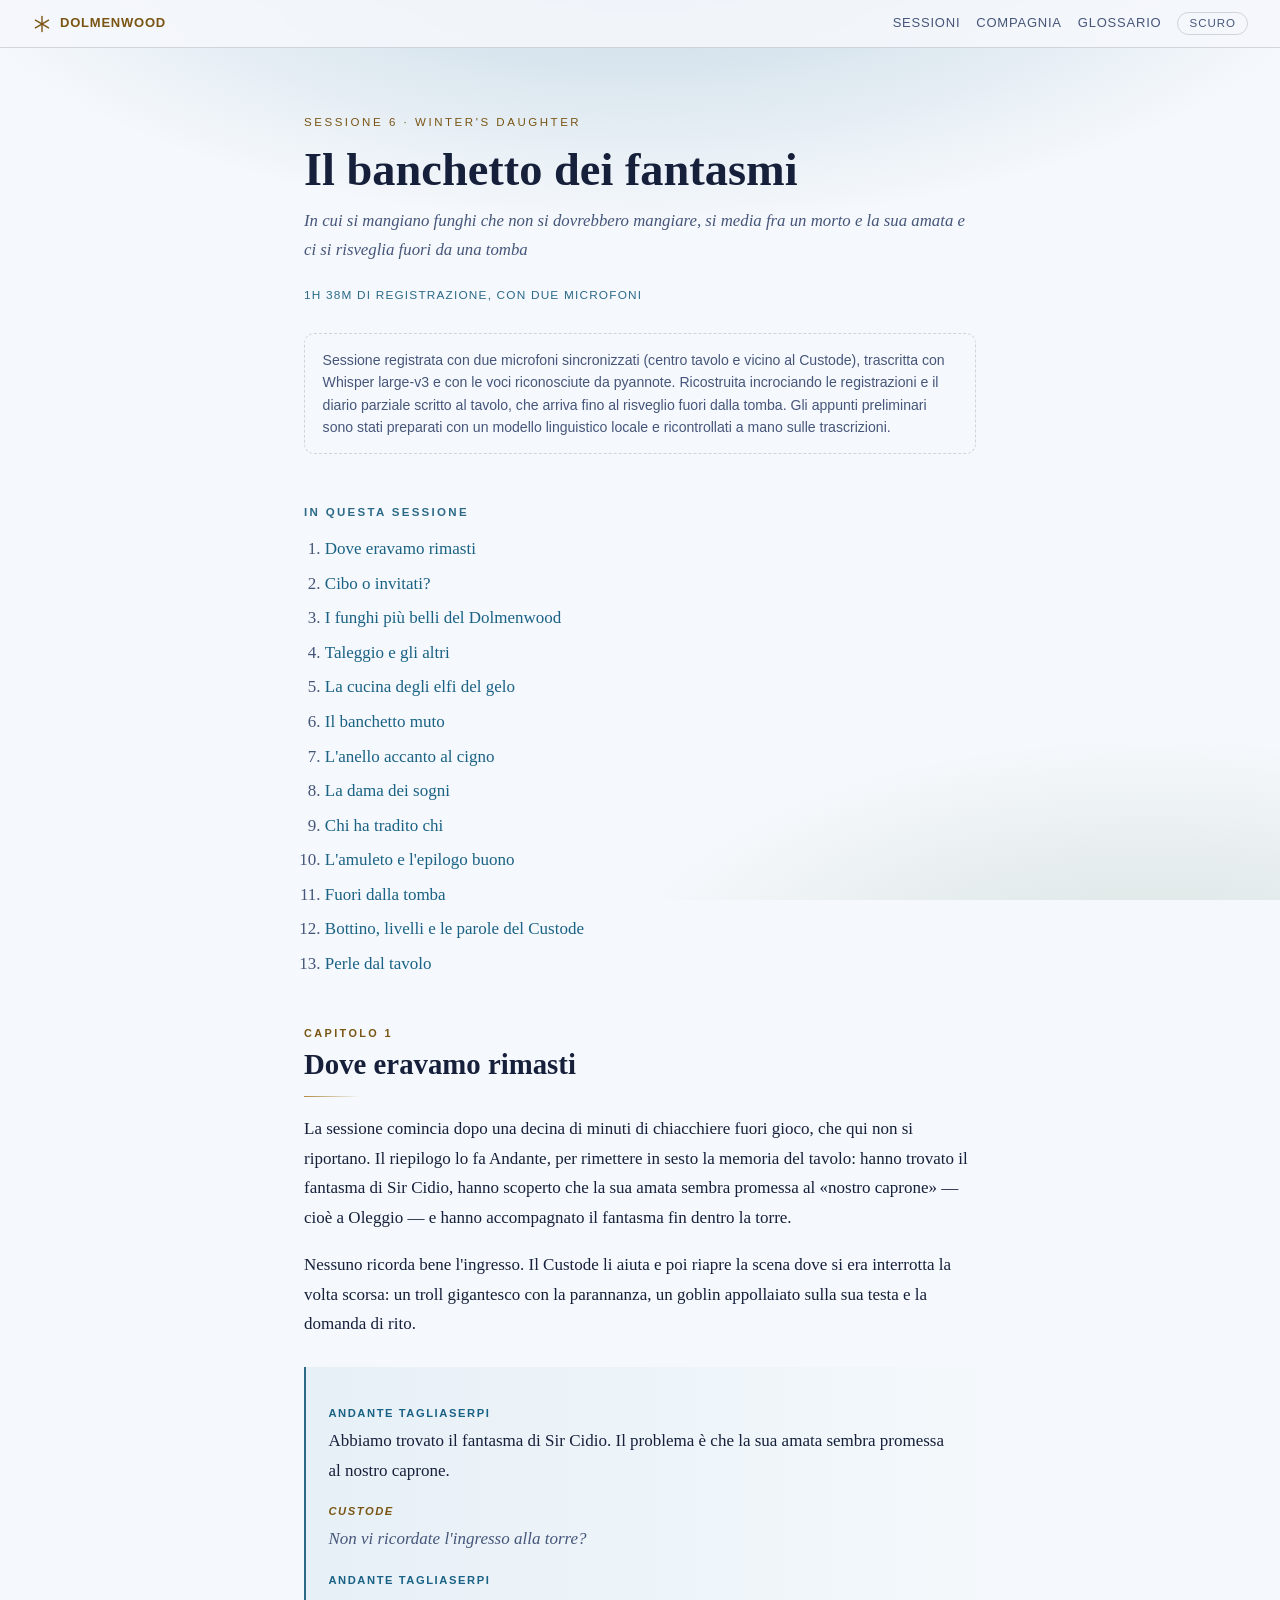
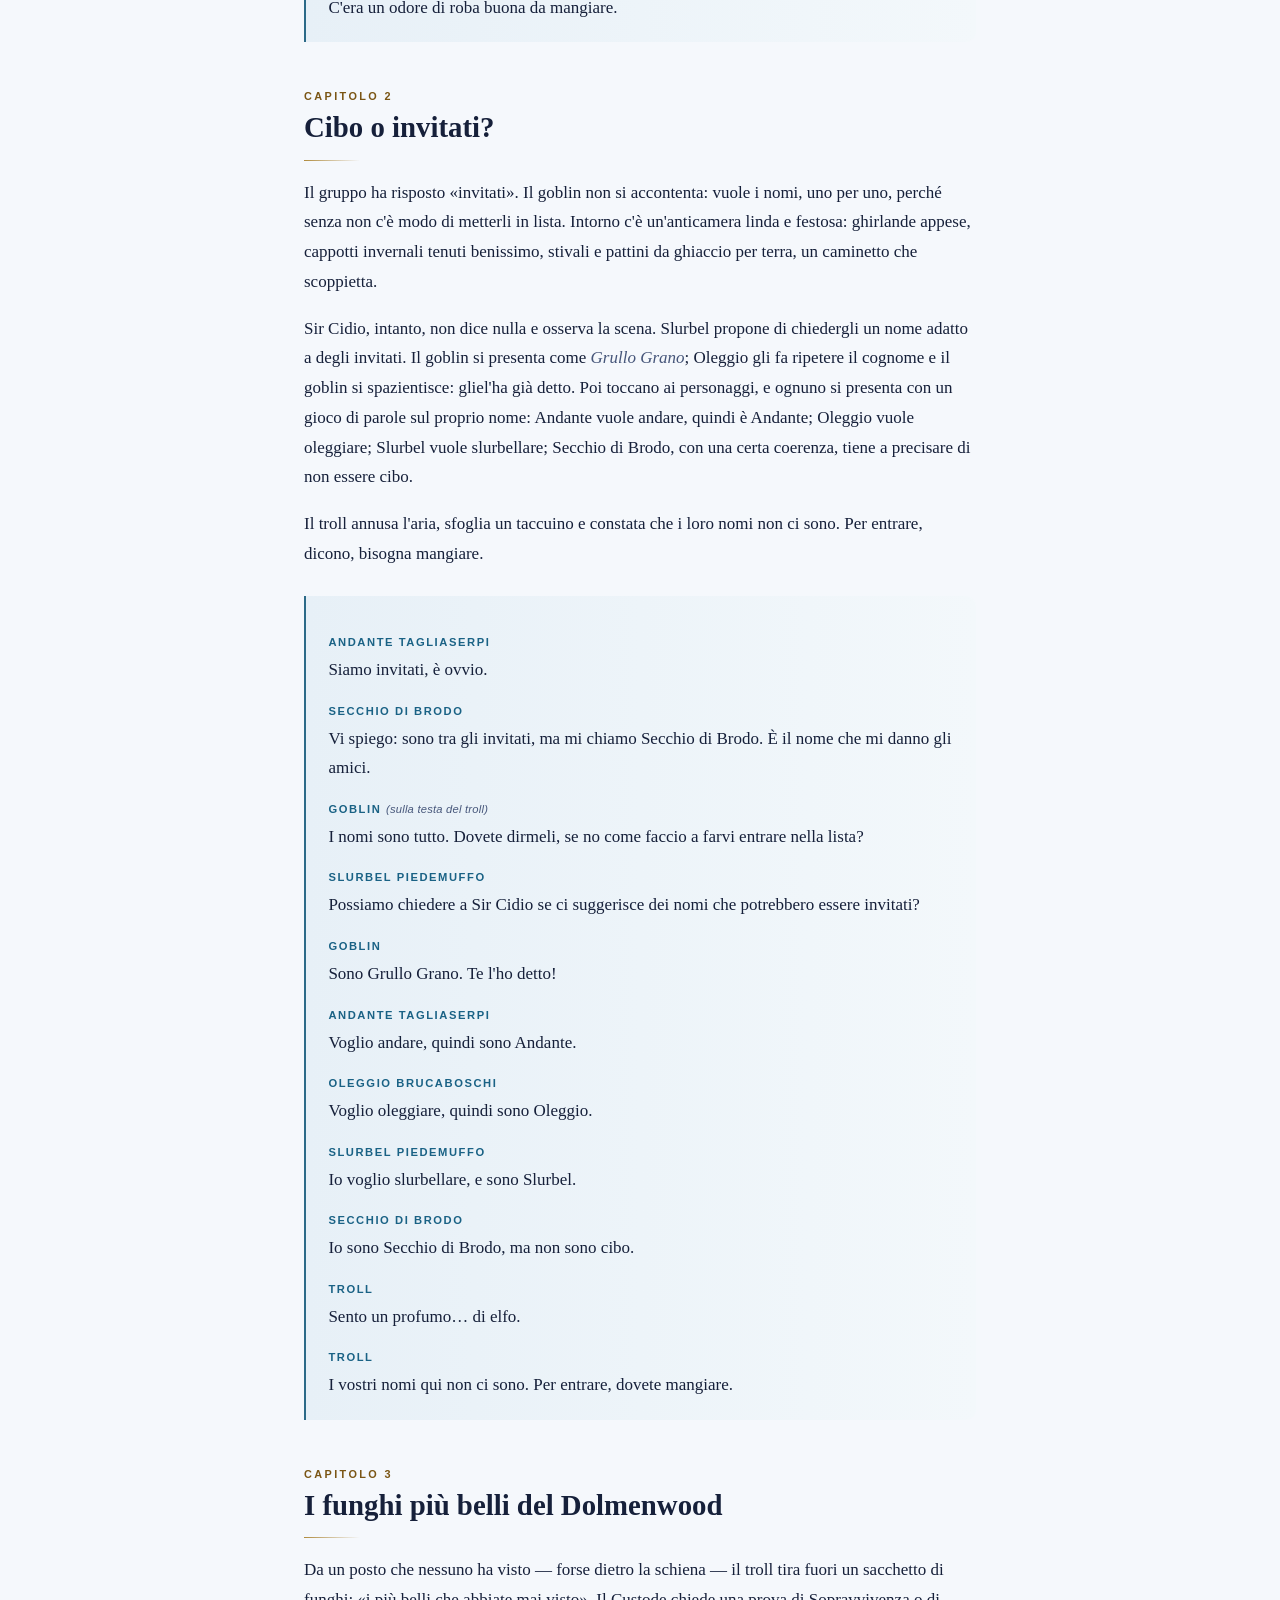
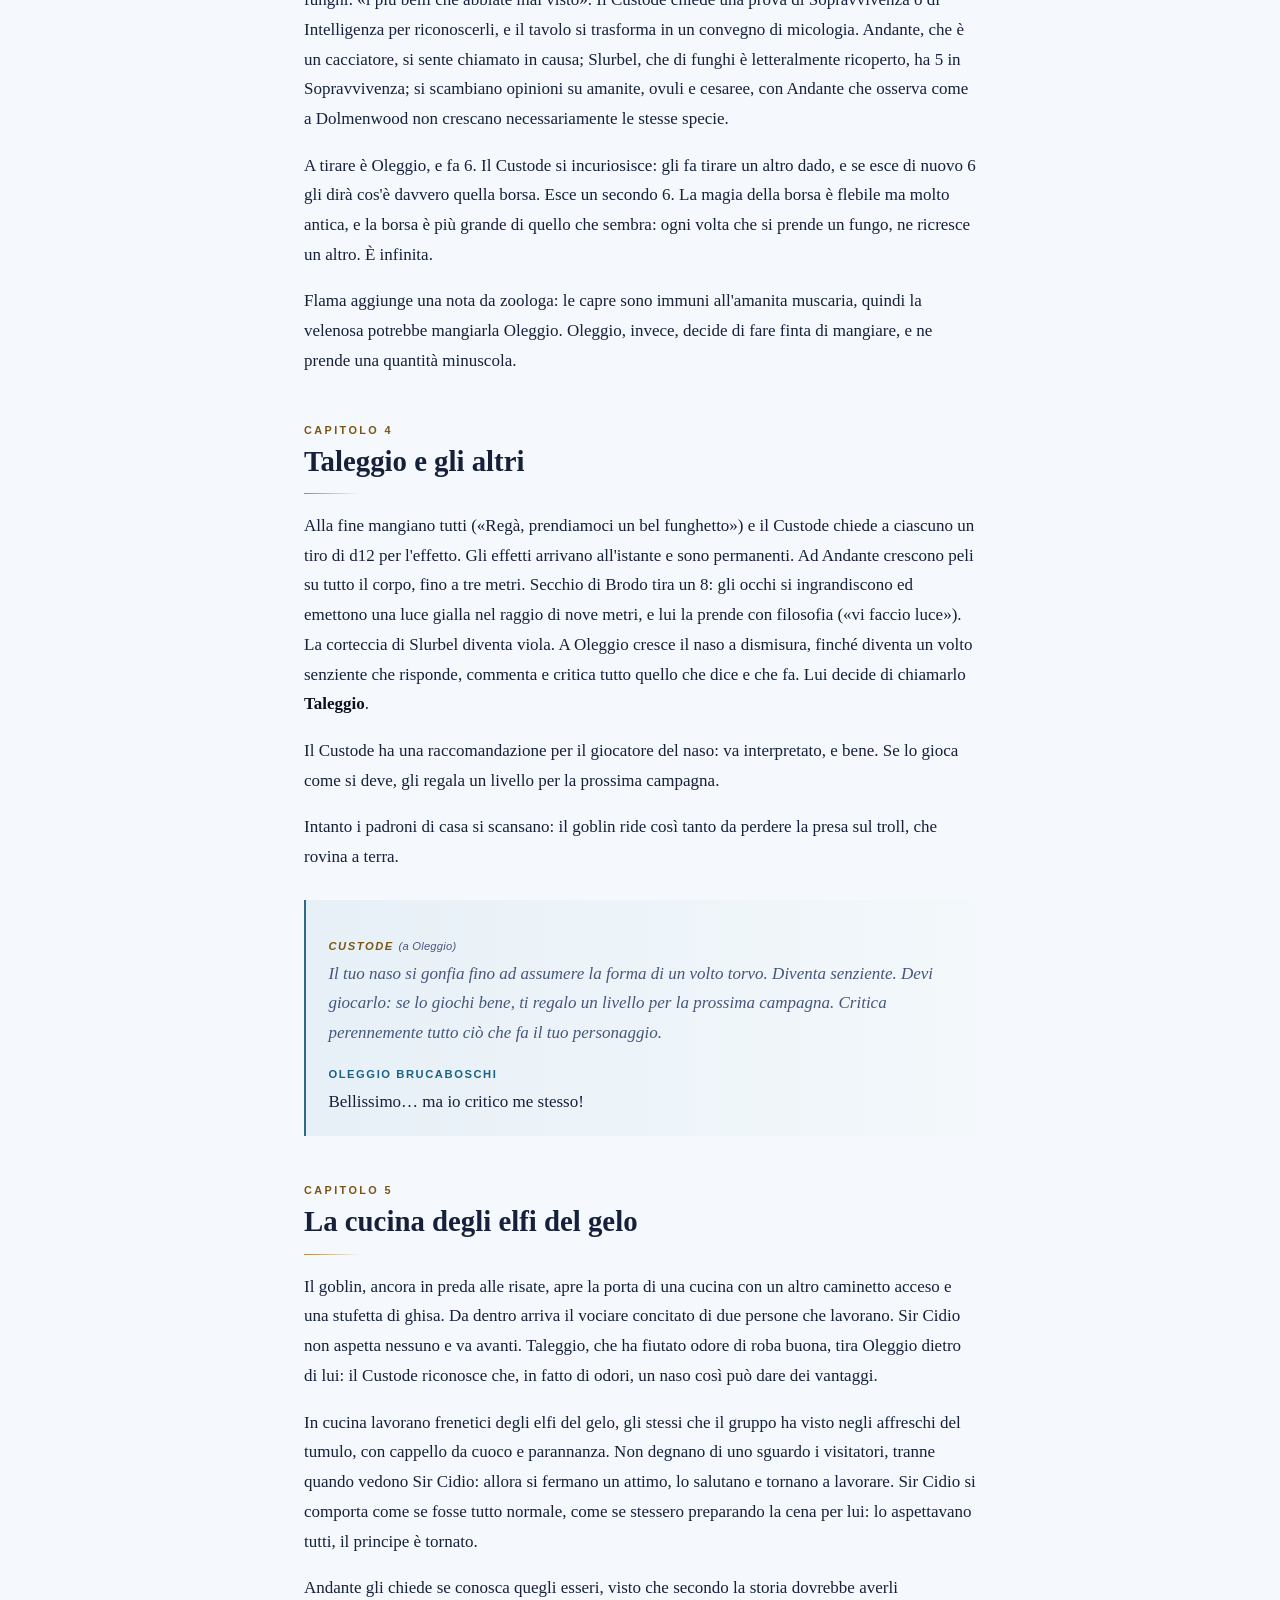
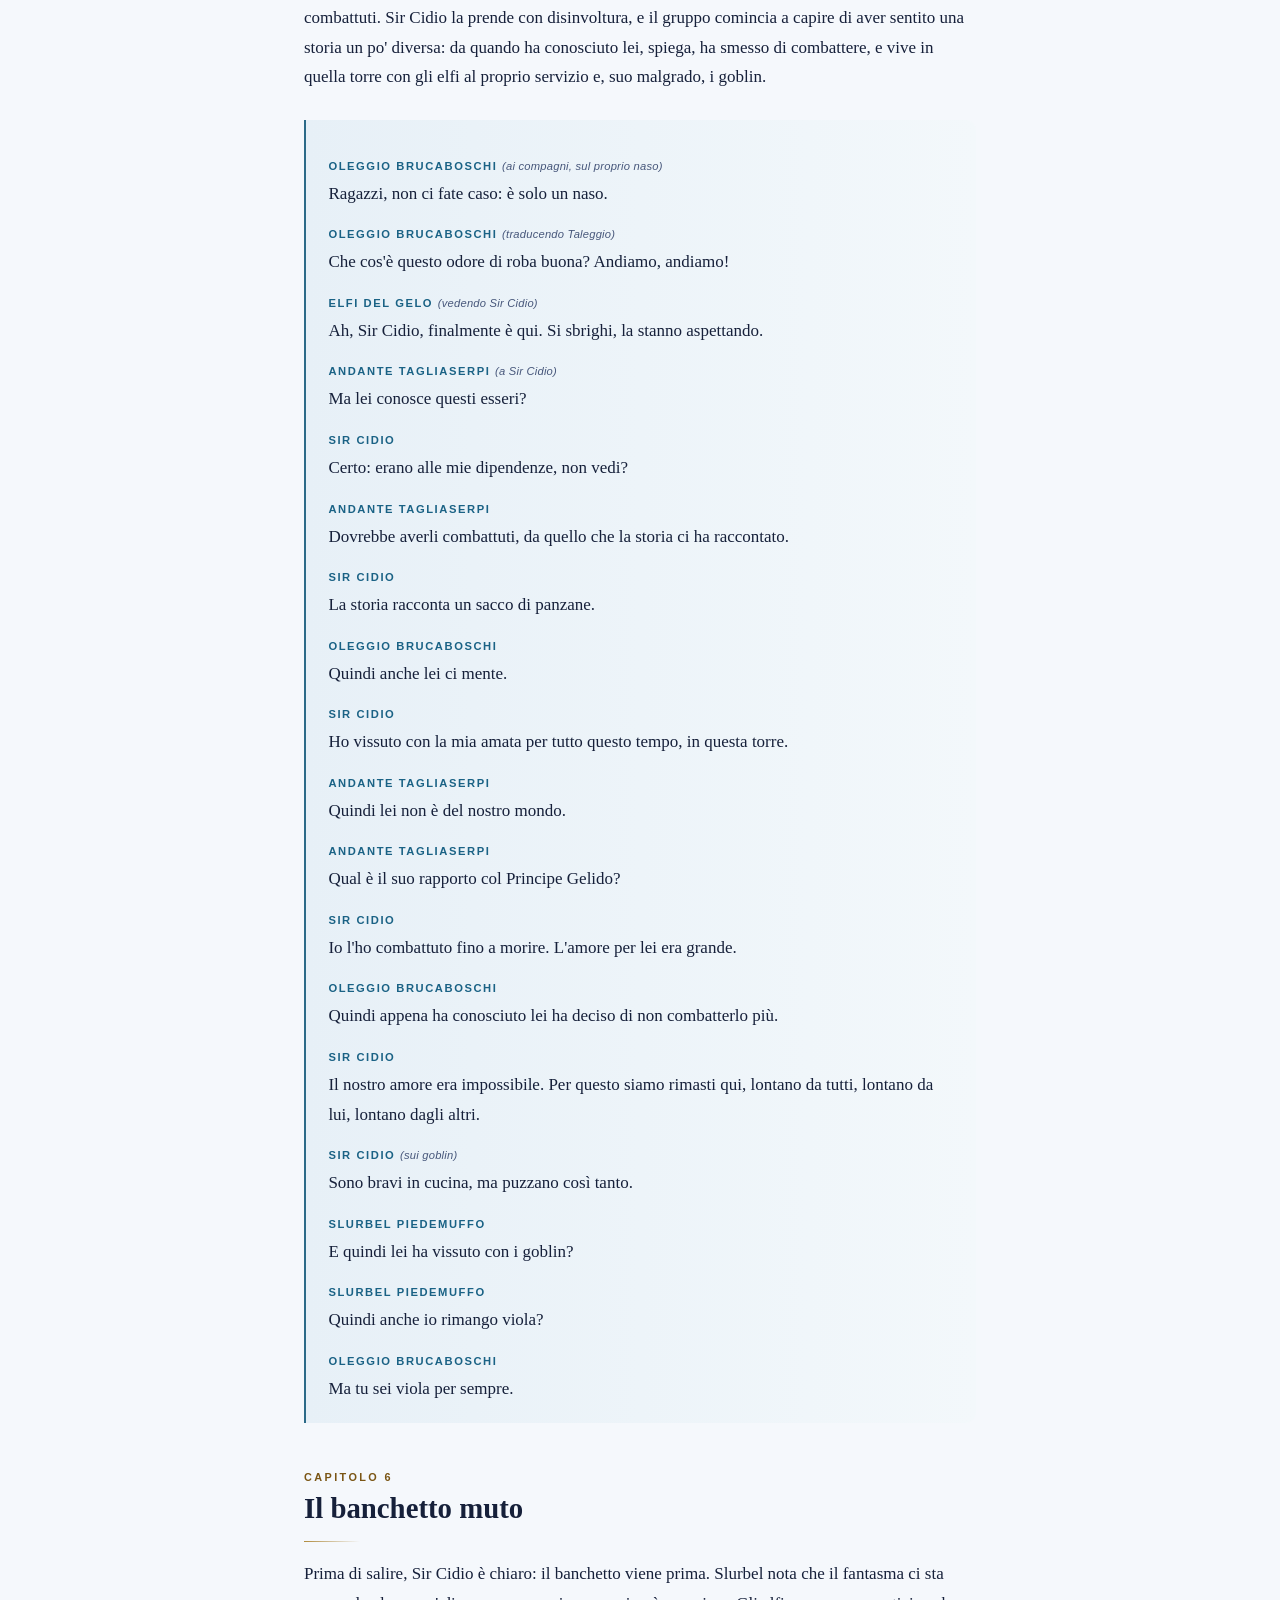
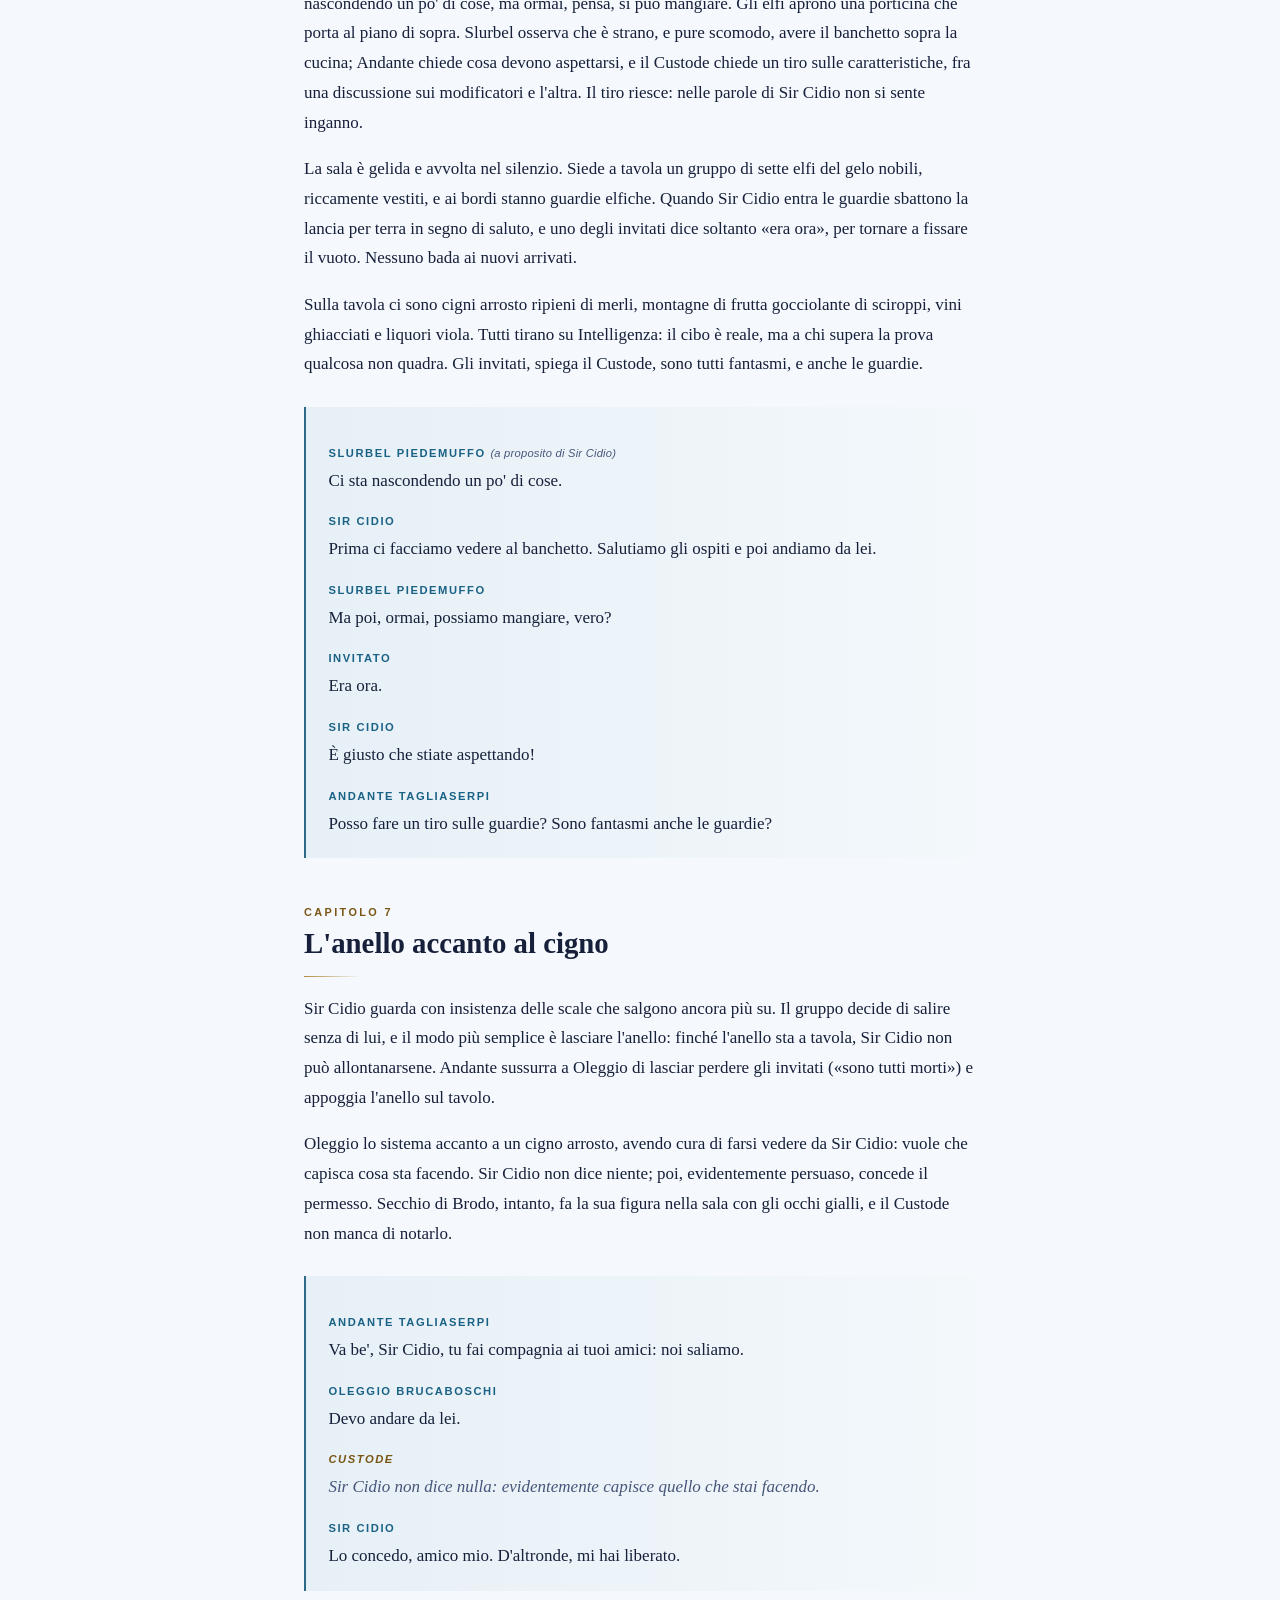
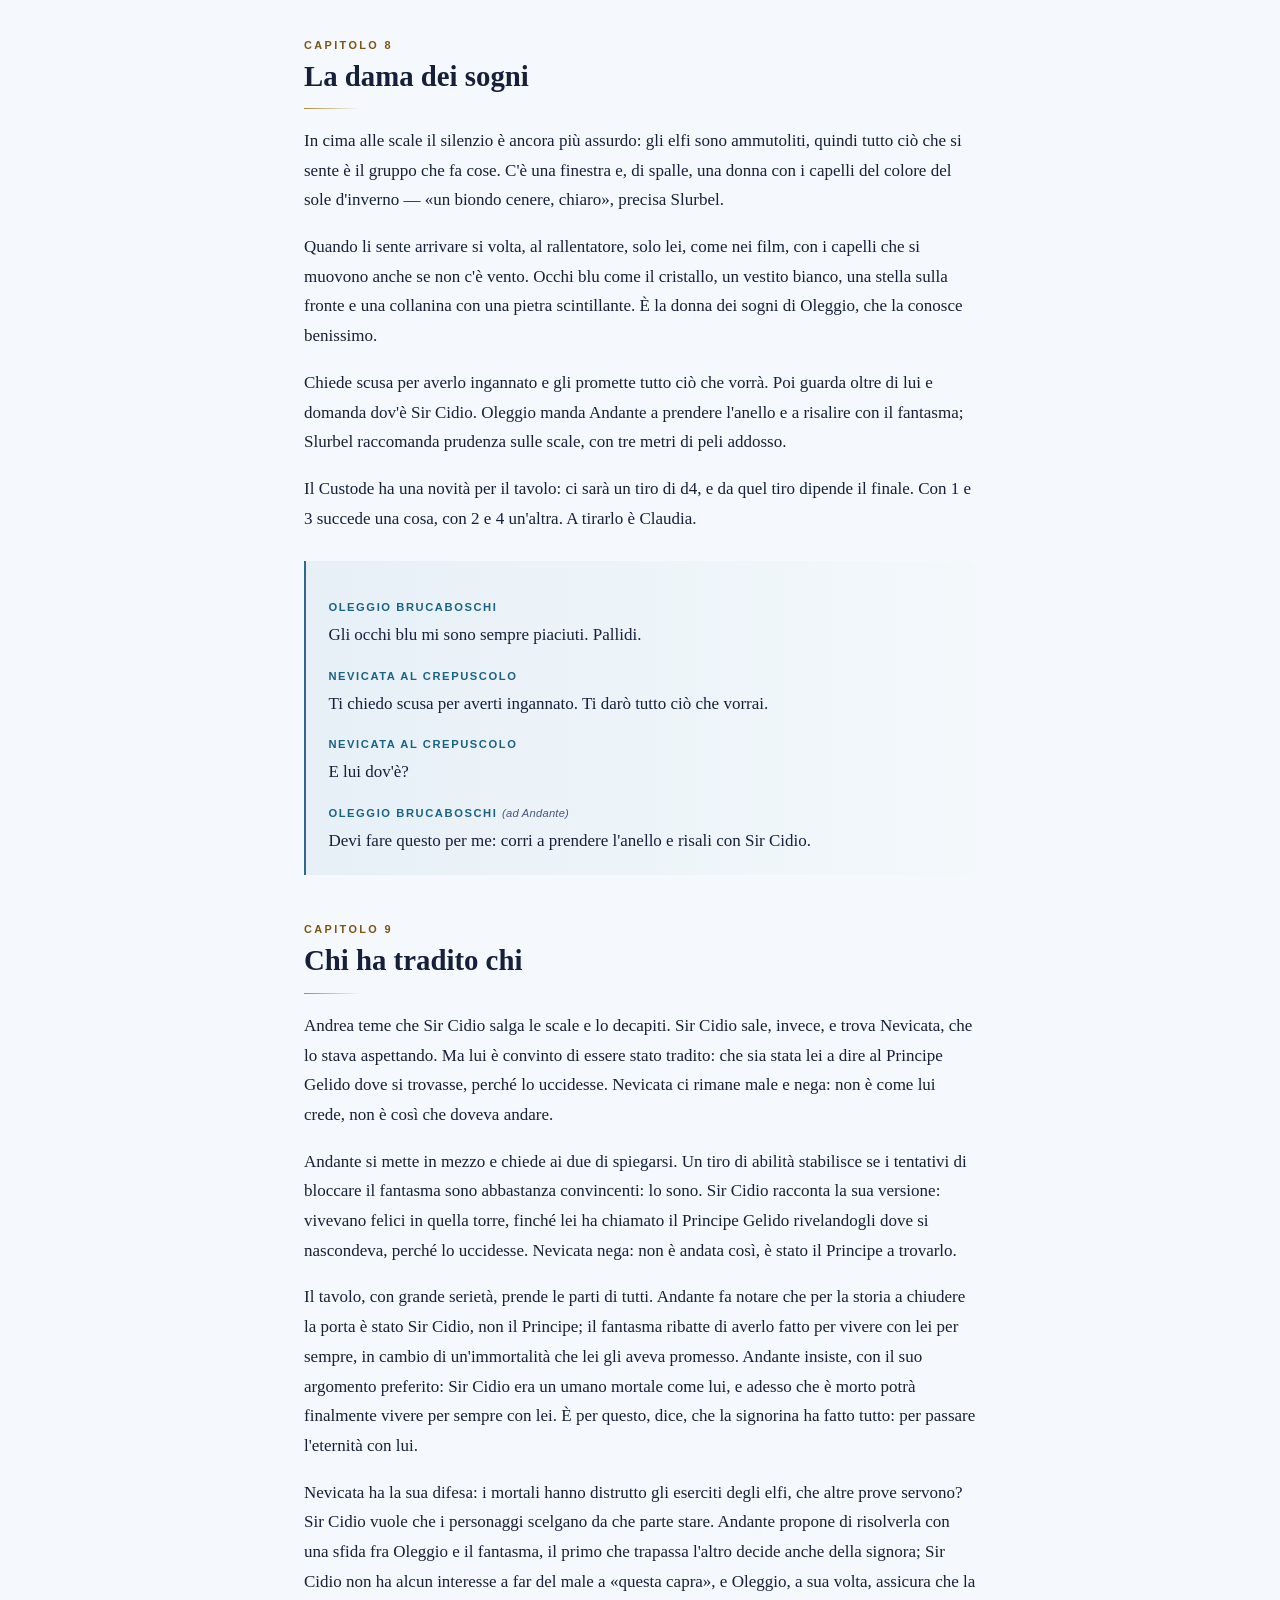
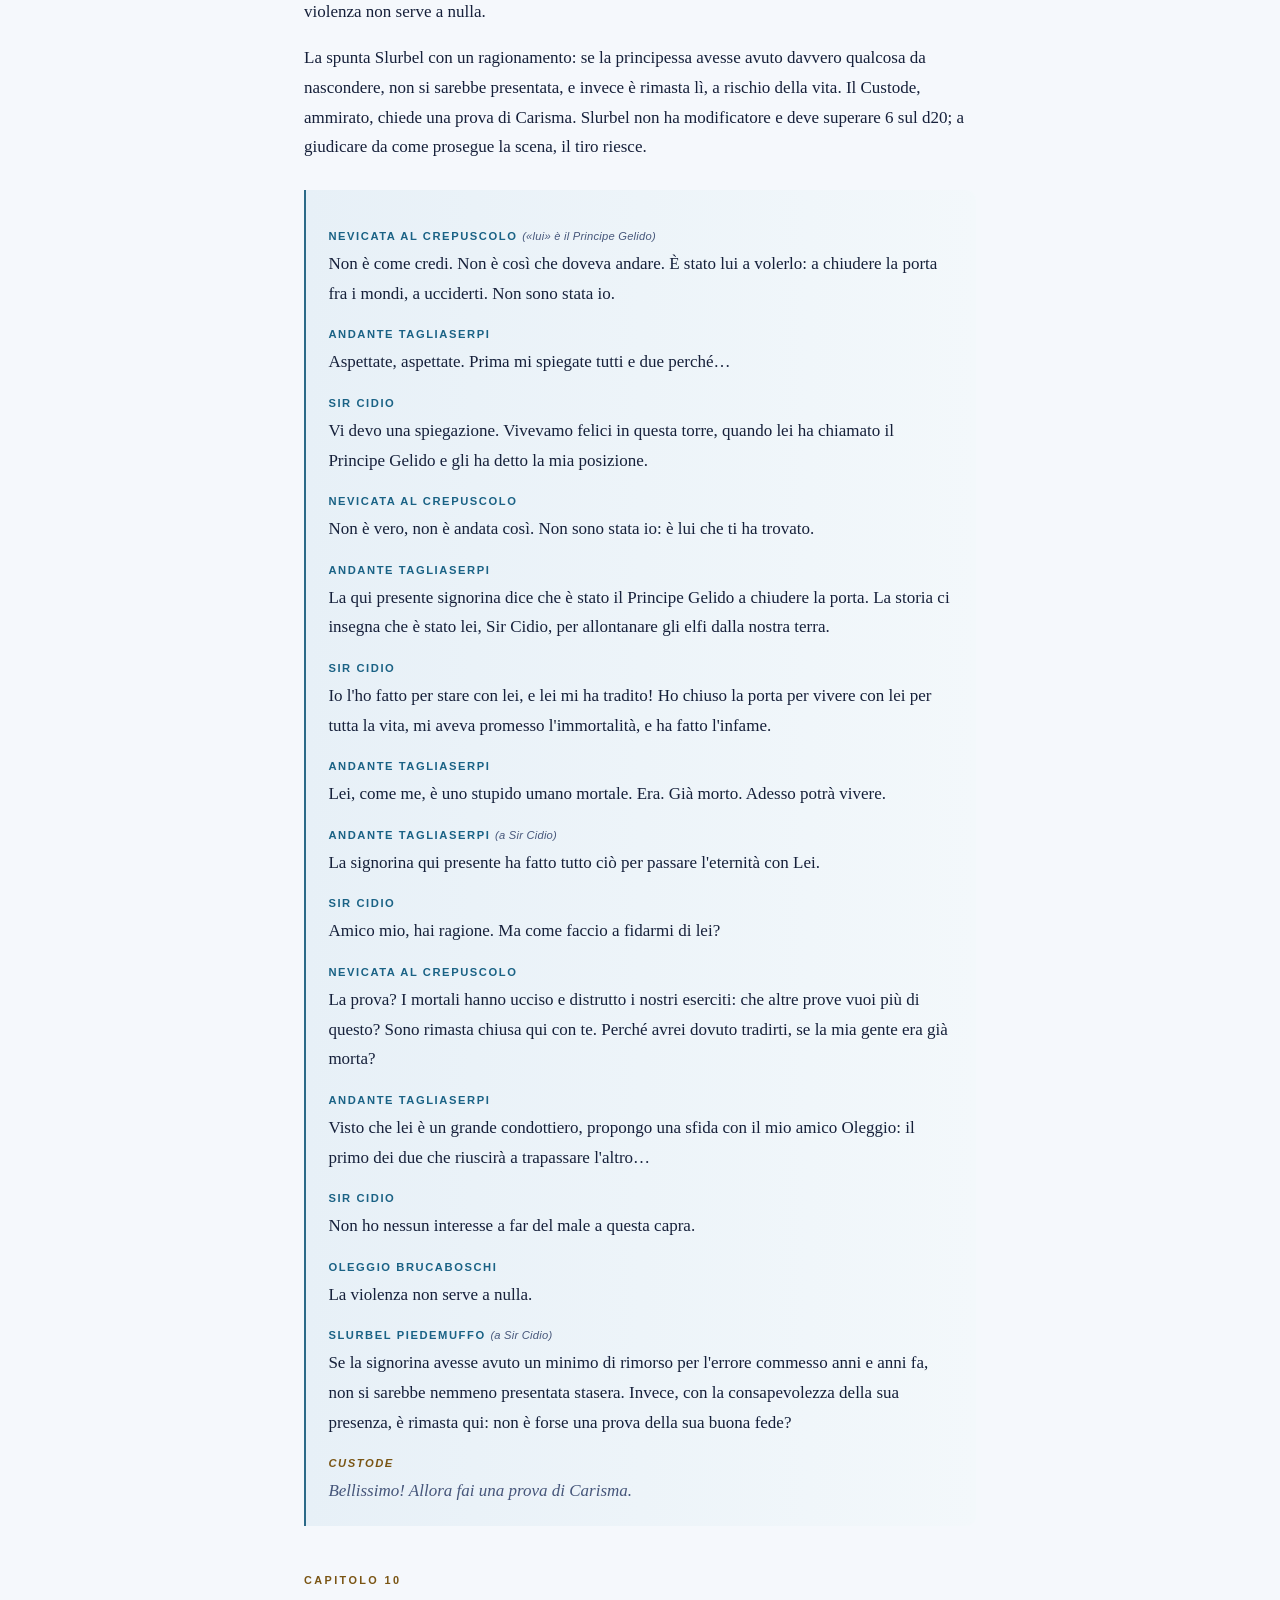
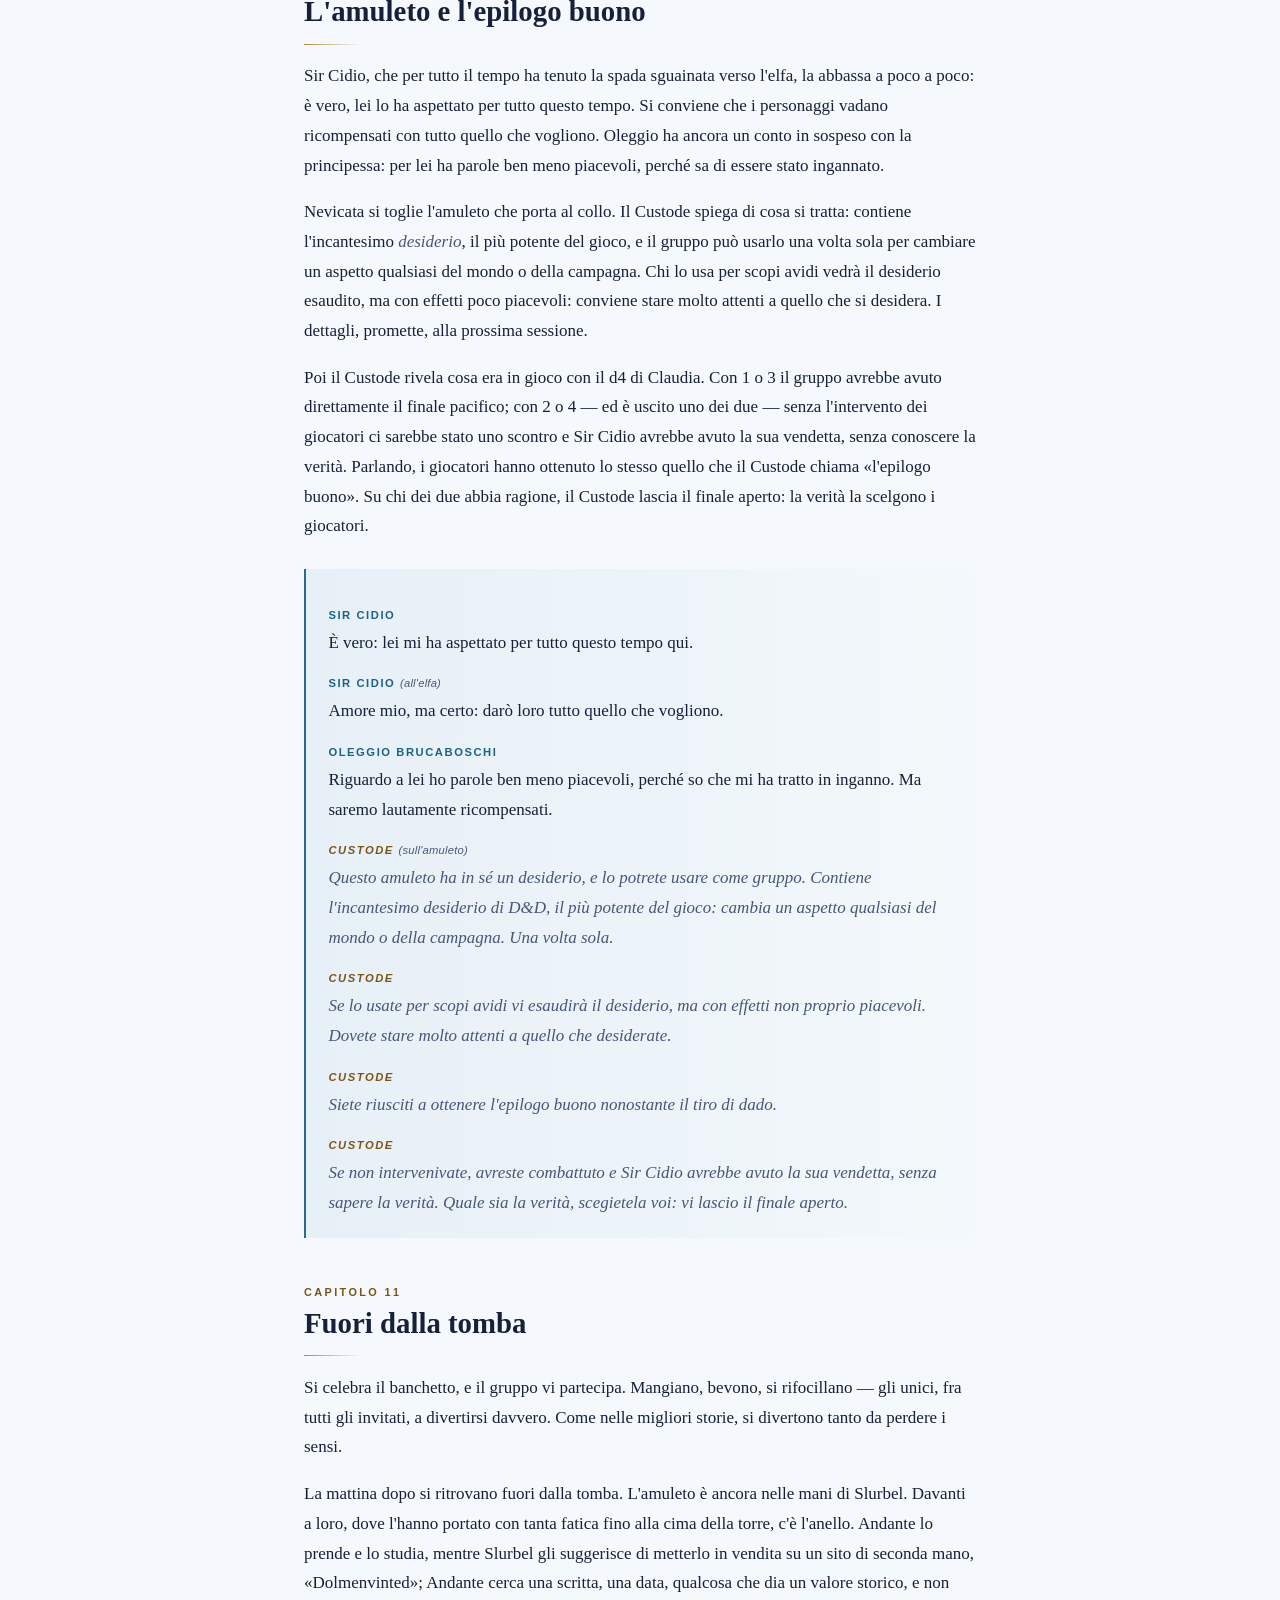
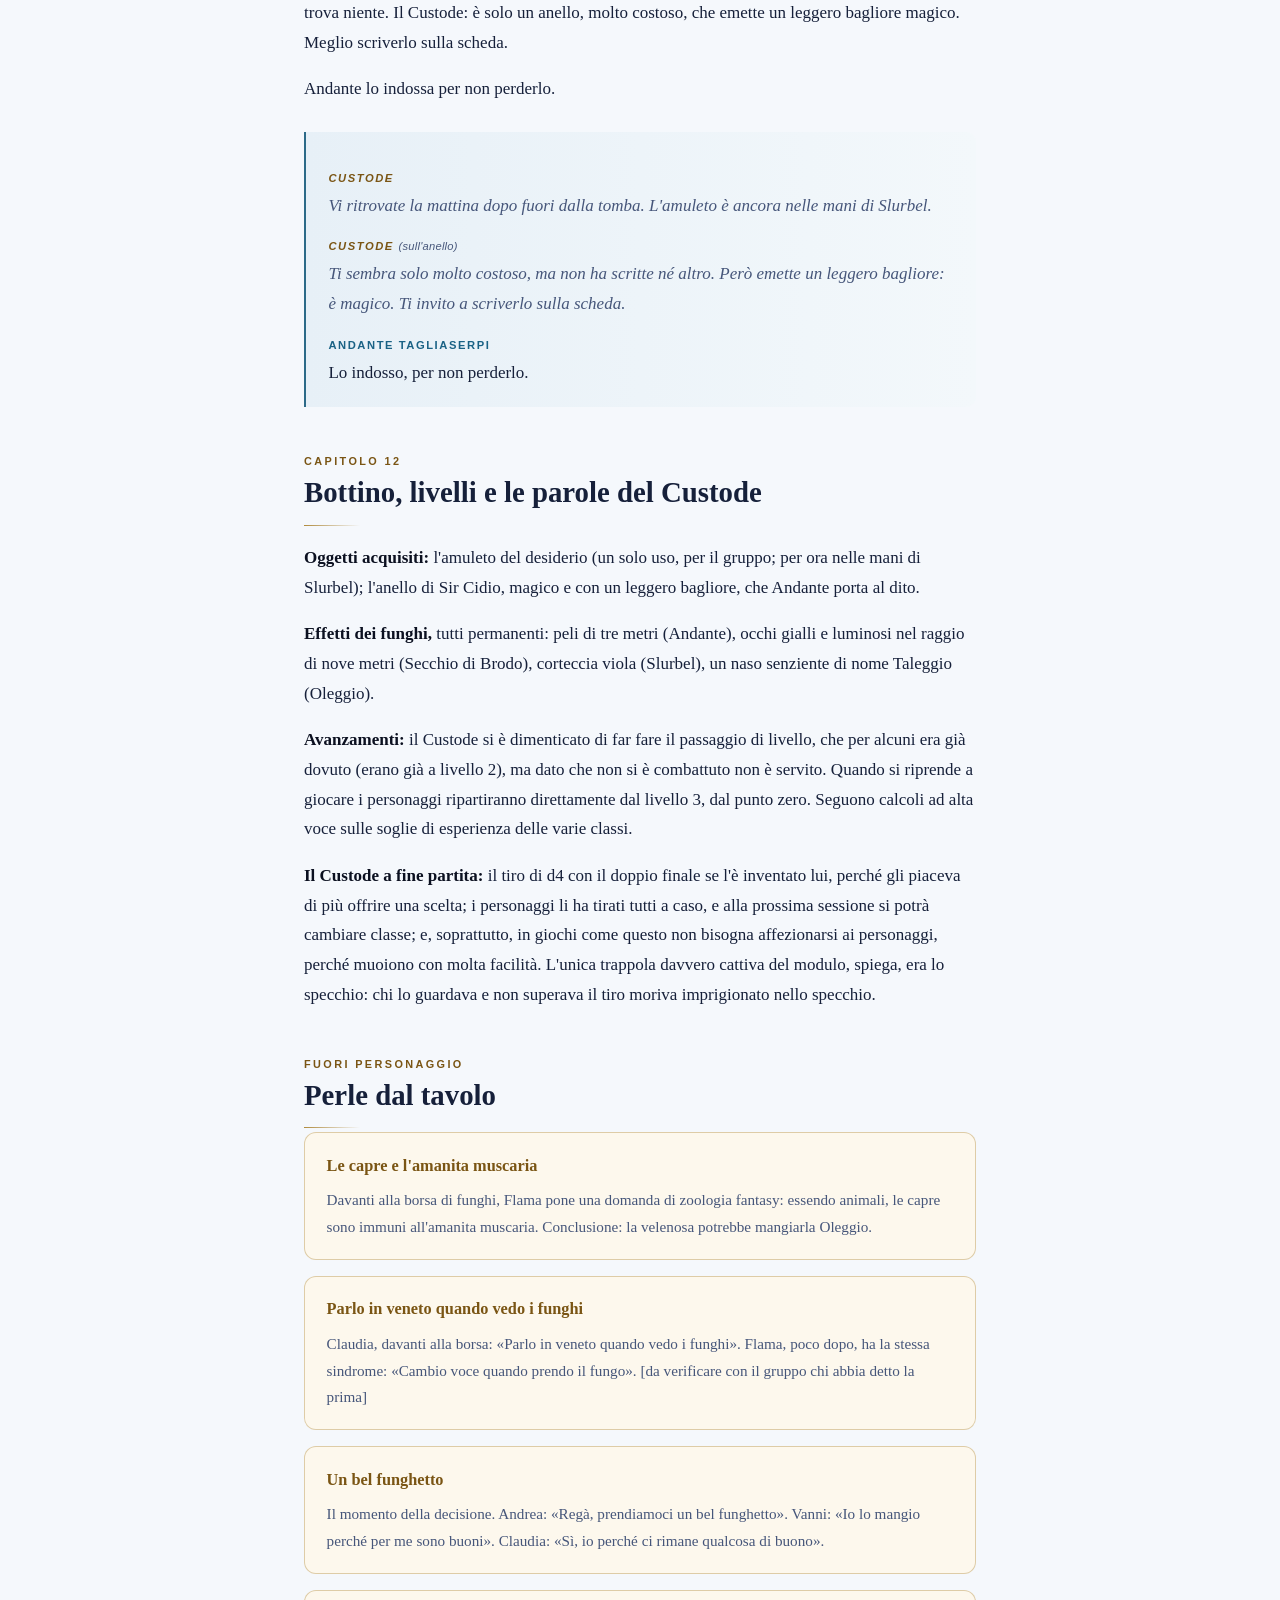
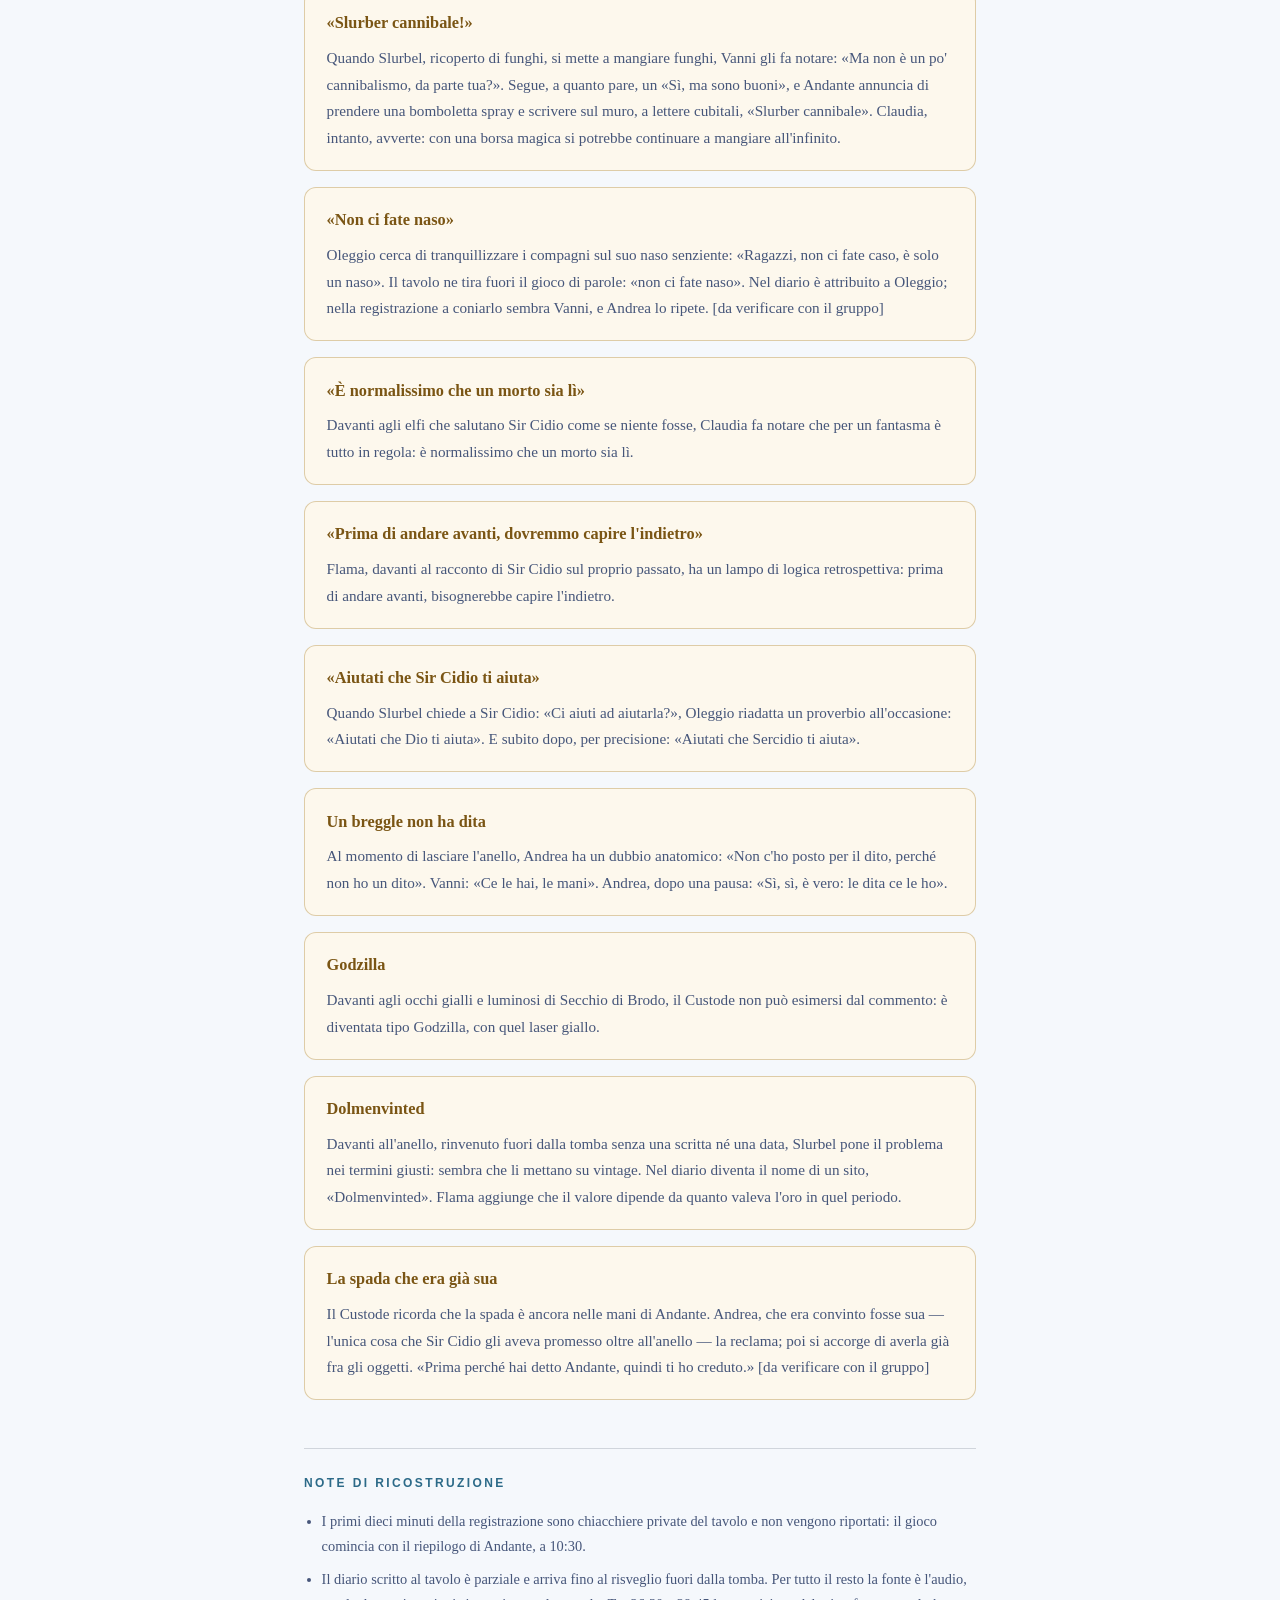
<file: sito/sessioni/sessione-06.html>
<!DOCTYPE html>
<html lang="it">
<head>
<meta charset="utf-8">
<meta name="viewport" content="width=device-width, initial-scale=1">
<title>Il banchetto dei fantasmi — Diario di Dolmenwood</title>
<meta name="description" content="In cui si mangiano funghi che non si dovrebbero mangiare, si media fra un morto e la sua amata e ci si risveglia fuori da una tomba">
<link rel="stylesheet" href="../css/stile.css">
<link rel="icon" href="data:image/svg+xml,<svg xmlns='http://www.w3.org/2000/svg' viewBox='0 0 100 100'><text y='.9em' font-size='90'>&#10052;</text></svg>">
<script>
// Applicato prima del disegno della pagina, così non si vede il lampo del tema
// sbagliato. Senza scelta salvata si segue la preferenza del sistema.
(function () {
  try {
    var scelto = localStorage.getItem("tema");
    if (scelto === "light" || scelto === "dark") {
      document.documentElement.setAttribute("data-theme", scelto);
    }
  } catch (e) { /* localStorage non disponibile: si resta sulla preferenza di sistema */ }
})();
</script>
</head>
<body>
<div class="guscio">
<nav class="barra">
  <a class="marchio" href="../index.html"><svg viewBox="0 0 100 100" aria-hidden="true">
  <g fill="none" stroke="currentColor" stroke-width="7" stroke-linecap="round">
    <path d="M50 12 V88"/>
    <path d="M17 31 L83 69"/>
    <path d="M83 31 L17 69"/>
  </g>
</svg><span>Dolmenwood</span></a>
  <span class="spazio"></span>
  <a href="../index.html#sessioni">Sessioni</a>
  <a href="../index.html#compagnia">Compagnia</a>
  <a href="../index.html#glossario">Glossario</a>
  <button class="tema" type="button" data-tema aria-label="Cambia tema">
    <span class="etichetta-chiaro">Scuro</span><span class="etichetta-scuro">Chiaro</span>
  </button>
</nav>
<main class="contenuto">
  <header class="testata-sessione">
    <p class="etichetta">Sessione 6 &middot; Winter's Daughter</p>
    <h1>Il banchetto dei fantasmi</h1>
    <p class="sottotitolo">In cui si mangiano funghi che non si dovrebbero mangiare, si media fra un morto e la sua amata e ci si risveglia fuori da una tomba</p>
    <div class="dettagli"><span>1h 38m di registrazione, con due microfoni</span></div>
    <p class="avviso">Sessione registrata con due microfoni sincronizzati (centro tavolo e vicino al Custode), trascritta con Whisper large-v3 e con le voci riconosciute da pyannote. Ricostruita incrociando le registrazioni e il diario parziale scritto al tavolo, che arriva fino al risveglio fuori dalla tomba. Gli appunti preliminari sono stati preparati con un modello linguistico locale e ricontrollati a mano sulle trascrizioni.</p>
  </header>

  <nav class="indice"><h2>In questa sessione</h2><ol><li><a href="#dove-eravamo-rimasti">Dove eravamo rimasti</a></li><li><a href="#cibo-o-invitati">Cibo o invitati?</a></li><li><a href="#i-funghi-piu-belli-del-dolmenwood">I funghi più belli del Dolmenwood</a></li><li><a href="#taleggio-e-gli-altri">Taleggio e gli altri</a></li><li><a href="#la-cucina-degli-elfi-del-gelo">La cucina degli elfi del gelo</a></li><li><a href="#il-banchetto-muto">Il banchetto muto</a></li><li><a href="#l-anello-accanto-al-cigno">L'anello accanto al cigno</a></li><li><a href="#la-dama-dei-sogni">La dama dei sogni</a></li><li><a href="#chi-ha-tradito-chi">Chi ha tradito chi</a></li><li><a href="#l-amuleto-e-l-epilogo-buono">L'amuleto e l'epilogo buono</a></li><li><a href="#fuori-dalla-tomba">Fuori dalla tomba</a></li><li><a href="#bottino-livelli-e-le-parole-del-custode">Bottino, livelli e le parole del Custode</a></li><li><a href="#perle-dal-tavolo">Perle dal tavolo</a></li></ol></nav>

  <section class="capitolo" id="dove-eravamo-rimasti">
<h2><span class="cifra">Capitolo 1</span>Dove eravamo rimasti</h2>
<p>La sessione comincia dopo una decina di minuti di chiacchiere fuori gioco, che qui non si riportano. Il riepilogo lo fa Andante, per rimettere in sesto la memoria del tavolo: hanno trovato il fantasma di Sir Cidio, hanno scoperto che la sua amata sembra promessa al «nostro caprone» — cioè a Oleggio — e hanno accompagnato il fantasma fin dentro la torre.</p>
<p>Nessuno ricorda bene l'ingresso. Il Custode li aiuta e poi riapre la scena dove si era interrotta la volta scorsa: un troll gigantesco con la parannanza, un goblin appollaiato sulla sua testa e la domanda di rito.</p>
<div class="scena">
<p class="battuta"><span class="chi">Andante Tagliaserpi</span><span class="cosa">Abbiamo trovato il fantasma di Sir Cidio. Il problema è che la sua amata sembra promessa al nostro caprone.</span></p>
<p class="battuta custode"><span class="chi">Custode</span><span class="cosa">Non vi ricordate l'ingresso alla torre?</span></p>
<p class="battuta"><span class="chi">Andante Tagliaserpi</span><span class="cosa">C'era un odore di roba buona da mangiare.</span></p>
</div>
</section>
<section class="capitolo" id="cibo-o-invitati">
<h2><span class="cifra">Capitolo 2</span>Cibo o invitati?</h2>
<p>Il gruppo ha risposto «invitati». Il goblin non si accontenta: vuole i nomi, uno per uno, perché senza non c'è modo di metterli in lista. Intorno c'è un'anticamera linda e festosa: ghirlande appese, cappotti invernali tenuti benissimo, stivali e pattini da ghiaccio per terra, un caminetto che scoppietta.</p>
<p>Sir Cidio, intanto, non dice nulla e osserva la scena. Slurbel propone di chiedergli un nome adatto a degli invitati. Il goblin si presenta come <em>Grullo Grano</em>; Oleggio gli fa ripetere il cognome e il goblin si spazientisce: gliel'ha già detto. Poi toccano ai personaggi, e ognuno si presenta con un gioco di parole sul proprio nome: Andante vuole andare, quindi è Andante; Oleggio vuole oleggiare; Slurbel vuole slurbellare; Secchio di Brodo, con una certa coerenza, tiene a precisare di non essere cibo.</p>
<p>Il troll annusa l'aria, sfoglia un taccuino e constata che i loro nomi non ci sono. Per entrare, dicono, bisogna mangiare.</p>
<div class="scena">
<p class="battuta"><span class="chi">Andante Tagliaserpi</span><span class="cosa">Siamo invitati, è ovvio.</span></p>
<p class="battuta"><span class="chi">Secchio di Brodo</span><span class="cosa">Vi spiego: sono tra gli invitati, ma mi chiamo Secchio di Brodo. È il nome che mi danno gli amici.</span></p>
<p class="battuta"><span class="chi">Goblin <span class="nota">(sulla testa del troll)</span></span><span class="cosa">I nomi sono tutto. Dovete dirmeli, se no come faccio a farvi entrare nella lista?</span></p>
<p class="battuta"><span class="chi">Slurbel Piedemuffo</span><span class="cosa">Possiamo chiedere a Sir Cidio se ci suggerisce dei nomi che potrebbero essere invitati?</span></p>
<p class="battuta"><span class="chi">Goblin</span><span class="cosa">Sono Grullo Grano. Te l'ho detto!</span></p>
<p class="battuta"><span class="chi">Andante Tagliaserpi</span><span class="cosa">Voglio andare, quindi sono Andante.</span></p>
<p class="battuta"><span class="chi">Oleggio Brucaboschi</span><span class="cosa">Voglio oleggiare, quindi sono Oleggio.</span></p>
<p class="battuta"><span class="chi">Slurbel Piedemuffo</span><span class="cosa">Io voglio slurbellare, e sono Slurbel.</span></p>
<p class="battuta"><span class="chi">Secchio di Brodo</span><span class="cosa">Io sono Secchio di Brodo, ma non sono cibo.</span></p>
<p class="battuta"><span class="chi">Troll</span><span class="cosa">Sento un profumo… di elfo.</span></p>
<p class="battuta"><span class="chi">Troll</span><span class="cosa">I vostri nomi qui non ci sono. Per entrare, dovete mangiare.</span></p>
</div>
</section>
<section class="capitolo" id="i-funghi-piu-belli-del-dolmenwood">
<h2><span class="cifra">Capitolo 3</span>I funghi più belli del Dolmenwood</h2>
<p>Da un posto che nessuno ha visto — forse dietro la schiena — il troll tira fuori un sacchetto di funghi: «i più belli che abbiate mai visto». Il Custode chiede una prova di Sopravvivenza o di Intelligenza per riconoscerli, e il tavolo si trasforma in un convegno di micologia. Andante, che è un cacciatore, si sente chiamato in causa; Slurbel, che di funghi è letteralmente ricoperto, ha 5 in Sopravvivenza; si scambiano opinioni su amanite, ovuli e cesaree, con Andante che osserva come a Dolmenwood non crescano necessariamente le stesse specie.</p>
<p>A tirare è Oleggio, e fa 6. Il Custode si incuriosisce: gli fa tirare un altro dado, e se esce di nuovo 6 gli dirà cos'è davvero quella borsa. Esce un secondo 6. La magia della borsa è flebile ma molto antica, e la borsa è più grande di quello che sembra: ogni volta che si prende un fungo, ne ricresce un altro. È infinita.</p>
<p>Flama aggiunge una nota da zoologa: le capre sono immuni all'amanita muscaria, quindi la velenosa potrebbe mangiarla Oleggio. Oleggio, invece, decide di fare finta di mangiare, e ne prende una quantità minuscola.</p>

</section>
<section class="capitolo" id="taleggio-e-gli-altri">
<h2><span class="cifra">Capitolo 4</span>Taleggio e gli altri</h2>
<p>Alla fine mangiano tutti («Regà, prendiamoci un bel funghetto») e il Custode chiede a ciascuno un tiro di d12 per l'effetto. Gli effetti arrivano all'istante e sono permanenti. Ad Andante crescono peli su tutto il corpo, fino a tre metri. Secchio di Brodo tira un 8: gli occhi si ingrandiscono ed emettono una luce gialla nel raggio di nove metri, e lui la prende con filosofia («vi faccio luce»). La corteccia di Slurbel diventa viola. A Oleggio cresce il naso a dismisura, finché diventa un volto senziente che risponde, commenta e critica tutto quello che dice e che fa. Lui decide di chiamarlo <strong>Taleggio</strong>.</p>
<p>Il Custode ha una raccomandazione per il giocatore del naso: va interpretato, e bene. Se lo gioca come si deve, gli regala un livello per la prossima campagna.</p>
<p>Intanto i padroni di casa si scansano: il goblin ride così tanto da perdere la presa sul troll, che rovina a terra.</p>
<div class="scena">
<p class="battuta custode"><span class="chi">Custode <span class="nota">(a Oleggio)</span></span><span class="cosa">Il tuo naso si gonfia fino ad assumere la forma di un volto torvo. Diventa senziente. Devi giocarlo: se lo giochi bene, ti regalo un livello per la prossima campagna. Critica perennemente tutto ciò che fa il tuo personaggio.</span></p>
<p class="battuta"><span class="chi">Oleggio Brucaboschi</span><span class="cosa">Bellissimo… ma io critico me stesso!</span></p>
</div>
</section>
<section class="capitolo" id="la-cucina-degli-elfi-del-gelo">
<h2><span class="cifra">Capitolo 5</span>La cucina degli elfi del gelo</h2>
<p>Il goblin, ancora in preda alle risate, apre la porta di una cucina con un altro caminetto acceso e una stufetta di ghisa. Da dentro arriva il vociare concitato di due persone che lavorano. Sir Cidio non aspetta nessuno e va avanti. Taleggio, che ha fiutato odore di roba buona, tira Oleggio dietro di lui: il Custode riconosce che, in fatto di odori, un naso così può dare dei vantaggi.</p>
<p>In cucina lavorano frenetici degli elfi del gelo, gli stessi che il gruppo ha visto negli affreschi del tumulo, con cappello da cuoco e parannanza. Non degnano di uno sguardo i visitatori, tranne quando vedono Sir Cidio: allora si fermano un attimo, lo salutano e tornano a lavorare. Sir Cidio si comporta come se fosse tutto normale, come se stessero preparando la cena per lui: lo aspettavano tutti, il principe è tornato.</p>
<p>Andante gli chiede se conosca quegli esseri, visto che secondo la storia dovrebbe averli combattuti. Sir Cidio la prende con disinvoltura, e il gruppo comincia a capire di aver sentito una storia un po' diversa: da quando ha conosciuto lei, spiega, ha smesso di combattere, e vive in quella torre con gli elfi al proprio servizio e, suo malgrado, i goblin.</p>
<div class="scena">
<p class="battuta"><span class="chi">Oleggio Brucaboschi <span class="nota">(ai compagni, sul proprio naso)</span></span><span class="cosa">Ragazzi, non ci fate caso: è solo un naso.</span></p>
<p class="battuta"><span class="chi">Oleggio Brucaboschi <span class="nota">(traducendo Taleggio)</span></span><span class="cosa">Che cos'è questo odore di roba buona? Andiamo, andiamo!</span></p>
<p class="battuta"><span class="chi">Elfi del gelo <span class="nota">(vedendo Sir Cidio)</span></span><span class="cosa">Ah, Sir Cidio, finalmente è qui. Si sbrighi, la stanno aspettando.</span></p>
<p class="battuta"><span class="chi">Andante Tagliaserpi <span class="nota">(a Sir Cidio)</span></span><span class="cosa">Ma lei conosce questi esseri?</span></p>
<p class="battuta"><span class="chi">Sir Cidio</span><span class="cosa">Certo: erano alle mie dipendenze, non vedi?</span></p>
<p class="battuta"><span class="chi">Andante Tagliaserpi</span><span class="cosa">Dovrebbe averli combattuti, da quello che la storia ci ha raccontato.</span></p>
<p class="battuta"><span class="chi">Sir Cidio</span><span class="cosa">La storia racconta un sacco di panzane.</span></p>
<p class="battuta"><span class="chi">Oleggio Brucaboschi</span><span class="cosa">Quindi anche lei ci mente.</span></p>
<p class="battuta"><span class="chi">Sir Cidio</span><span class="cosa">Ho vissuto con la mia amata per tutto questo tempo, in questa torre.</span></p>
<p class="battuta"><span class="chi">Andante Tagliaserpi</span><span class="cosa">Quindi lei non è del nostro mondo.</span></p>
<p class="battuta"><span class="chi">Andante Tagliaserpi</span><span class="cosa">Qual è il suo rapporto col Principe Gelido?</span></p>
<p class="battuta"><span class="chi">Sir Cidio</span><span class="cosa">Io l'ho combattuto fino a morire. L'amore per lei era grande.</span></p>
<p class="battuta"><span class="chi">Oleggio Brucaboschi</span><span class="cosa">Quindi appena ha conosciuto lei ha deciso di non combatterlo più.</span></p>
<p class="battuta"><span class="chi">Sir Cidio</span><span class="cosa">Il nostro amore era impossibile. Per questo siamo rimasti qui, lontano da tutti, lontano da lui, lontano dagli altri.</span></p>
<p class="battuta"><span class="chi">Sir Cidio <span class="nota">(sui goblin)</span></span><span class="cosa">Sono bravi in cucina, ma puzzano così tanto.</span></p>
<p class="battuta"><span class="chi">Slurbel Piedemuffo</span><span class="cosa">E quindi lei ha vissuto con i goblin?</span></p>
<p class="battuta"><span class="chi">Slurbel Piedemuffo</span><span class="cosa">Quindi anche io rimango viola?</span></p>
<p class="battuta"><span class="chi">Oleggio Brucaboschi</span><span class="cosa">Ma tu sei viola per sempre.</span></p>
</div>
</section>
<section class="capitolo" id="il-banchetto-muto">
<h2><span class="cifra">Capitolo 6</span>Il banchetto muto</h2>
<p>Prima di salire, Sir Cidio è chiaro: il banchetto viene prima. Slurbel nota che il fantasma ci sta nascondendo un po' di cose, ma ormai, pensa, si può mangiare. Gli elfi aprono una porticina che porta al piano di sopra. Slurbel osserva che è strano, e pure scomodo, avere il banchetto sopra la cucina; Andante chiede cosa devono aspettarsi, e il Custode chiede un tiro sulle caratteristiche, fra una discussione sui modificatori e l'altra. Il tiro riesce: nelle parole di Sir Cidio non si sente inganno.</p>
<p>La sala è gelida e avvolta nel silenzio. Siede a tavola un gruppo di sette elfi del gelo nobili, riccamente vestiti, e ai bordi stanno guardie elfiche. Quando Sir Cidio entra le guardie sbattono la lancia per terra in segno di saluto, e uno degli invitati dice soltanto «era ora», per tornare a fissare il vuoto. Nessuno bada ai nuovi arrivati.</p>
<p>Sulla tavola ci sono cigni arrosto ripieni di merli, montagne di frutta gocciolante di sciroppi, vini ghiacciati e liquori viola. Tutti tirano su Intelligenza: il cibo è reale, ma a chi supera la prova qualcosa non quadra. Gli invitati, spiega il Custode, sono tutti fantasmi, e anche le guardie.</p>
<div class="scena">
<p class="battuta"><span class="chi">Slurbel Piedemuffo <span class="nota">(a proposito di Sir Cidio)</span></span><span class="cosa">Ci sta nascondendo un po' di cose.</span></p>
<p class="battuta"><span class="chi">Sir Cidio</span><span class="cosa">Prima ci facciamo vedere al banchetto. Salutiamo gli ospiti e poi andiamo da lei.</span></p>
<p class="battuta"><span class="chi">Slurbel Piedemuffo</span><span class="cosa">Ma poi, ormai, possiamo mangiare, vero?</span></p>
<p class="battuta"><span class="chi">Invitato</span><span class="cosa">Era ora.</span></p>
<p class="battuta"><span class="chi">Sir Cidio</span><span class="cosa">È giusto che stiate aspettando!</span></p>
<p class="battuta"><span class="chi">Andante Tagliaserpi</span><span class="cosa">Posso fare un tiro sulle guardie? Sono fantasmi anche le guardie?</span></p>
</div>
</section>
<section class="capitolo" id="l-anello-accanto-al-cigno">
<h2><span class="cifra">Capitolo 7</span>L'anello accanto al cigno</h2>
<p>Sir Cidio guarda con insistenza delle scale che salgono ancora più su. Il gruppo decide di salire senza di lui, e il modo più semplice è lasciare l'anello: finché l'anello sta a tavola, Sir Cidio non può allontanarsene. Andante sussurra a Oleggio di lasciar perdere gli invitati («sono tutti morti») e appoggia l'anello sul tavolo.</p>
<p>Oleggio lo sistema accanto a un cigno arrosto, avendo cura di farsi vedere da Sir Cidio: vuole che capisca cosa sta facendo. Sir Cidio non dice niente; poi, evidentemente persuaso, concede il permesso. Secchio di Brodo, intanto, fa la sua figura nella sala con gli occhi gialli, e il Custode non manca di notarlo.</p>
<div class="scena">
<p class="battuta"><span class="chi">Andante Tagliaserpi</span><span class="cosa">Va be', Sir Cidio, tu fai compagnia ai tuoi amici: noi saliamo.</span></p>
<p class="battuta"><span class="chi">Oleggio Brucaboschi</span><span class="cosa">Devo andare da lei.</span></p>
<p class="battuta custode"><span class="chi">Custode</span><span class="cosa">Sir Cidio non dice nulla: evidentemente capisce quello che stai facendo.</span></p>
<p class="battuta"><span class="chi">Sir Cidio</span><span class="cosa">Lo concedo, amico mio. D'altronde, mi hai liberato.</span></p>
</div>
</section>
<section class="capitolo" id="la-dama-dei-sogni">
<h2><span class="cifra">Capitolo 8</span>La dama dei sogni</h2>
<p>In cima alle scale il silenzio è ancora più assurdo: gli elfi sono ammutoliti, quindi tutto ciò che si sente è il gruppo che fa cose. C'è una finestra e, di spalle, una donna con i capelli del colore del sole d'inverno — «un biondo cenere, chiaro», precisa Slurbel.</p>
<p>Quando li sente arrivare si volta, al rallentatore, solo lei, come nei film, con i capelli che si muovono anche se non c'è vento. Occhi blu come il cristallo, un vestito bianco, una stella sulla fronte e una collanina con una pietra scintillante. È la donna dei sogni di Oleggio, che la conosce benissimo.</p>
<p>Chiede scusa per averlo ingannato e gli promette tutto ciò che vorrà. Poi guarda oltre di lui e domanda dov'è Sir Cidio. Oleggio manda Andante a prendere l'anello e a risalire con il fantasma; Slurbel raccomanda prudenza sulle scale, con tre metri di peli addosso.</p>
<p>Il Custode ha una novità per il tavolo: ci sarà un tiro di d4, e da quel tiro dipende il finale. Con 1 e 3 succede una cosa, con 2 e 4 un'altra. A tirarlo è Claudia.</p>
<div class="scena">
<p class="battuta"><span class="chi">Oleggio Brucaboschi</span><span class="cosa">Gli occhi blu mi sono sempre piaciuti. Pallidi.</span></p>
<p class="battuta"><span class="chi">Nevicata al Crepuscolo</span><span class="cosa">Ti chiedo scusa per averti ingannato. Ti darò tutto ciò che vorrai.</span></p>
<p class="battuta"><span class="chi">Nevicata al Crepuscolo</span><span class="cosa">E lui dov'è?</span></p>
<p class="battuta"><span class="chi">Oleggio Brucaboschi <span class="nota">(ad Andante)</span></span><span class="cosa">Devi fare questo per me: corri a prendere l'anello e risali con Sir Cidio.</span></p>
</div>
</section>
<section class="capitolo" id="chi-ha-tradito-chi">
<h2><span class="cifra">Capitolo 9</span>Chi ha tradito chi</h2>
<p>Andrea teme che Sir Cidio salga le scale e lo decapiti. Sir Cidio sale, invece, e trova Nevicata, che lo stava aspettando. Ma lui è convinto di essere stato tradito: che sia stata lei a dire al Principe Gelido dove si trovasse, perché lo uccidesse. Nevicata ci rimane male e nega: non è come lui crede, non è così che doveva andare.</p>
<p>Andante si mette in mezzo e chiede ai due di spiegarsi. Un tiro di abilità stabilisce se i tentativi di bloccare il fantasma sono abbastanza convincenti: lo sono. Sir Cidio racconta la sua versione: vivevano felici in quella torre, finché lei ha chiamato il Principe Gelido rivelandogli dove si nascondeva, perché lo uccidesse. Nevicata nega: non è andata così, è stato il Principe a trovarlo.</p>
<p>Il tavolo, con grande serietà, prende le parti di tutti. Andante fa notare che per la storia a chiudere la porta è stato Sir Cidio, non il Principe; il fantasma ribatte di averlo fatto per vivere con lei per sempre, in cambio di un'immortalità che lei gli aveva promesso. Andante insiste, con il suo argomento preferito: Sir Cidio era un umano mortale come lui, e adesso che è morto potrà finalmente vivere per sempre con lei. È per questo, dice, che la signorina ha fatto tutto: per passare l'eternità con lui.</p>
<p>Nevicata ha la sua difesa: i mortali hanno distrutto gli eserciti degli elfi, che altre prove servono? Sir Cidio vuole che i personaggi scelgano da che parte stare. Andante propone di risolverla con una sfida fra Oleggio e il fantasma, il primo che trapassa l'altro decide anche della signora; Sir Cidio non ha alcun interesse a far del male a «questa capra», e Oleggio, a sua volta, assicura che la violenza non serve a nulla.</p>
<p>La spunta Slurbel con un ragionamento: se la principessa avesse avuto davvero qualcosa da nascondere, non si sarebbe presentata, e invece è rimasta lì, a rischio della vita. Il Custode, ammirato, chiede una prova di Carisma. Slurbel non ha modificatore e deve superare 6 sul d20; a giudicare da come prosegue la scena, il tiro riesce.</p>
<div class="scena">
<p class="battuta"><span class="chi">Nevicata al Crepuscolo <span class="nota">(«lui» è il Principe Gelido)</span></span><span class="cosa">Non è come credi. Non è così che doveva andare. È stato lui a volerlo: a chiudere la porta fra i mondi, a ucciderti. Non sono stata io.</span></p>
<p class="battuta"><span class="chi">Andante Tagliaserpi</span><span class="cosa">Aspettate, aspettate. Prima mi spiegate tutti e due perché…</span></p>
<p class="battuta"><span class="chi">Sir Cidio</span><span class="cosa">Vi devo una spiegazione. Vivevamo felici in questa torre, quando lei ha chiamato il Principe Gelido e gli ha detto la mia posizione.</span></p>
<p class="battuta"><span class="chi">Nevicata al Crepuscolo</span><span class="cosa">Non è vero, non è andata così. Non sono stata io: è lui che ti ha trovato.</span></p>
<p class="battuta"><span class="chi">Andante Tagliaserpi</span><span class="cosa">La qui presente signorina dice che è stato il Principe Gelido a chiudere la porta. La storia ci insegna che è stato lei, Sir Cidio, per allontanare gli elfi dalla nostra terra.</span></p>
<p class="battuta"><span class="chi">Sir Cidio</span><span class="cosa">Io l'ho fatto per stare con lei, e lei mi ha tradito! Ho chiuso la porta per vivere con lei per tutta la vita, mi aveva promesso l'immortalità, e ha fatto l'infame.</span></p>
<p class="battuta"><span class="chi">Andante Tagliaserpi</span><span class="cosa">Lei, come me, è uno stupido umano mortale. Era. Già morto. Adesso potrà vivere.</span></p>
<p class="battuta"><span class="chi">Andante Tagliaserpi <span class="nota">(a Sir Cidio)</span></span><span class="cosa">La signorina qui presente ha fatto tutto ciò per passare l'eternità con Lei.</span></p>
<p class="battuta"><span class="chi">Sir Cidio</span><span class="cosa">Amico mio, hai ragione. Ma come faccio a fidarmi di lei?</span></p>
<p class="battuta"><span class="chi">Nevicata al Crepuscolo</span><span class="cosa">La prova? I mortali hanno ucciso e distrutto i nostri eserciti: che altre prove vuoi più di questo? Sono rimasta chiusa qui con te. Perché avrei dovuto tradirti, se la mia gente era già morta?</span></p>
<p class="battuta"><span class="chi">Andante Tagliaserpi</span><span class="cosa">Visto che lei è un grande condottiero, propongo una sfida con il mio amico Oleggio: il primo dei due che riuscirà a trapassare l'altro…</span></p>
<p class="battuta"><span class="chi">Sir Cidio</span><span class="cosa">Non ho nessun interesse a far del male a questa capra.</span></p>
<p class="battuta"><span class="chi">Oleggio Brucaboschi</span><span class="cosa">La violenza non serve a nulla.</span></p>
<p class="battuta"><span class="chi">Slurbel Piedemuffo <span class="nota">(a Sir Cidio)</span></span><span class="cosa">Se la signorina avesse avuto un minimo di rimorso per l'errore commesso anni e anni fa, non si sarebbe nemmeno presentata stasera. Invece, con la consapevolezza della sua presenza, è rimasta qui: non è forse una prova della sua buona fede?</span></p>
<p class="battuta custode"><span class="chi">Custode</span><span class="cosa">Bellissimo! Allora fai una prova di Carisma.</span></p>
</div>
</section>
<section class="capitolo" id="l-amuleto-e-l-epilogo-buono">
<h2><span class="cifra">Capitolo 10</span>L'amuleto e l'epilogo buono</h2>
<p>Sir Cidio, che per tutto il tempo ha tenuto la spada sguainata verso l'elfa, la abbassa a poco a poco: è vero, lei lo ha aspettato per tutto questo tempo. Si conviene che i personaggi vadano ricompensati con tutto quello che vogliono. Oleggio ha ancora un conto in sospeso con la principessa: per lei ha parole ben meno piacevoli, perché sa di essere stato ingannato.</p>
<p>Nevicata si toglie l'amuleto che porta al collo. Il Custode spiega di cosa si tratta: contiene l'incantesimo <em>desiderio</em>, il più potente del gioco, e il gruppo può usarlo una volta sola per cambiare un aspetto qualsiasi del mondo o della campagna. Chi lo usa per scopi avidi vedrà il desiderio esaudito, ma con effetti poco piacevoli: conviene stare molto attenti a quello che si desidera. I dettagli, promette, alla prossima sessione.</p>
<p>Poi il Custode rivela cosa era in gioco con il d4 di Claudia. Con 1 o 3 il gruppo avrebbe avuto direttamente il finale pacifico; con 2 o 4 — ed è uscito uno dei due — senza l'intervento dei giocatori ci sarebbe stato uno scontro e Sir Cidio avrebbe avuto la sua vendetta, senza conoscere la verità. Parlando, i giocatori hanno ottenuto lo stesso quello che il Custode chiama «l'epilogo buono». Su chi dei due abbia ragione, il Custode lascia il finale aperto: la verità la scelgono i giocatori.</p>
<div class="scena">
<p class="battuta"><span class="chi">Sir Cidio</span><span class="cosa">È vero: lei mi ha aspettato per tutto questo tempo qui.</span></p>
<p class="battuta"><span class="chi">Sir Cidio <span class="nota">(all'elfa)</span></span><span class="cosa">Amore mio, ma certo: darò loro tutto quello che vogliono.</span></p>
<p class="battuta"><span class="chi">Oleggio Brucaboschi</span><span class="cosa">Riguardo a lei ho parole ben meno piacevoli, perché so che mi ha tratto in inganno. Ma saremo lautamente ricompensati.</span></p>
<p class="battuta custode"><span class="chi">Custode <span class="nota">(sull'amuleto)</span></span><span class="cosa">Questo amuleto ha in sé un desiderio, e lo potrete usare come gruppo. Contiene l'incantesimo desiderio di D&amp;D, il più potente del gioco: cambia un aspetto qualsiasi del mondo o della campagna. Una volta sola.</span></p>
<p class="battuta custode"><span class="chi">Custode</span><span class="cosa">Se lo usate per scopi avidi vi esaudirà il desiderio, ma con effetti non proprio piacevoli. Dovete stare molto attenti a quello che desiderate.</span></p>
<p class="battuta custode"><span class="chi">Custode</span><span class="cosa">Siete riusciti a ottenere l'epilogo buono nonostante il tiro di dado.</span></p>
<p class="battuta custode"><span class="chi">Custode</span><span class="cosa">Se non intervenivate, avreste combattuto e Sir Cidio avrebbe avuto la sua vendetta, senza sapere la verità. Quale sia la verità, scegietela voi: vi lascio il finale aperto.</span></p>
</div>
</section>
<section class="capitolo" id="fuori-dalla-tomba">
<h2><span class="cifra">Capitolo 11</span>Fuori dalla tomba</h2>
<p>Si celebra il banchetto, e il gruppo vi partecipa. Mangiano, bevono, si rifocillano — gli unici, fra tutti gli invitati, a divertirsi davvero. Come nelle migliori storie, si divertono tanto da perdere i sensi.</p>
<p>La mattina dopo si ritrovano fuori dalla tomba. L'amuleto è ancora nelle mani di Slurbel. Davanti a loro, dove l'hanno portato con tanta fatica fino alla cima della torre, c'è l'anello. Andante lo prende e lo studia, mentre Slurbel gli suggerisce di metterlo in vendita su un sito di seconda mano, «Dolmenvinted»; Andante cerca una scritta, una data, qualcosa che dia un valore storico, e non trova niente. Il Custode: è solo un anello, molto costoso, che emette un leggero bagliore magico. Meglio scriverlo sulla scheda.</p>
<p>Andante lo indossa per non perderlo.</p>
<div class="scena">
<p class="battuta custode"><span class="chi">Custode</span><span class="cosa">Vi ritrovate la mattina dopo fuori dalla tomba. L'amuleto è ancora nelle mani di Slurbel.</span></p>
<p class="battuta custode"><span class="chi">Custode <span class="nota">(sull'anello)</span></span><span class="cosa">Ti sembra solo molto costoso, ma non ha scritte né altro. Però emette un leggero bagliore: è magico. Ti invito a scriverlo sulla scheda.</span></p>
<p class="battuta"><span class="chi">Andante Tagliaserpi</span><span class="cosa">Lo indosso, per non perderlo.</span></p>
</div>
</section>
<section class="capitolo" id="bottino-livelli-e-le-parole-del-custode">
<h2><span class="cifra">Capitolo 12</span>Bottino, livelli e le parole del Custode</h2>
<p><strong>Oggetti acquisiti:</strong> l'amuleto del desiderio (un solo uso, per il gruppo; per ora nelle mani di Slurbel); l'anello di Sir Cidio, magico e con un leggero bagliore, che Andante porta al dito.</p>
<p><strong>Effetti dei funghi,</strong> tutti permanenti: peli di tre metri (Andante), occhi gialli e luminosi nel raggio di nove metri (Secchio di Brodo), corteccia viola (Slurbel), un naso senziente di nome Taleggio (Oleggio).</p>
<p><strong>Avanzamenti:</strong> il Custode si è dimenticato di far fare il passaggio di livello, che per alcuni era già dovuto (erano già a livello 2), ma dato che non si è combattuto non è servito. Quando si riprende a giocare i personaggi ripartiranno direttamente dal livello 3, dal punto zero. Seguono calcoli ad alta voce sulle soglie di esperienza delle varie classi.</p>
<p><strong>Il Custode a fine partita:</strong> il tiro di d4 con il doppio finale se l'è inventato lui, perché gli piaceva di più offrire una scelta; i personaggi li ha tirati tutti a caso, e alla prossima sessione si potrà cambiare classe; e, soprattutto, in giochi come questo non bisogna affezionarsi ai personaggi, perché muoiono con molta facilità. L'unica trappola davvero cattiva del modulo, spiega, era lo specchio: chi lo guardava e non superava il tiro moriva imprigionato nello specchio.</p>

</section>
  <section class="capitolo" id="perle-dal-tavolo">
<h2><span class="cifra">Fuori personaggio</span>Perle dal tavolo</h2>
<div class="perle">
<div class="perla"><h3>Le capre e l'amanita muscaria</h3><p>Davanti alla borsa di funghi, Flama pone una domanda di zoologia fantasy: essendo animali, le capre sono immuni all'amanita muscaria. Conclusione: la velenosa potrebbe mangiarla Oleggio.</p></div>
<div class="perla"><h3>Parlo in veneto quando vedo i funghi</h3><p>Claudia, davanti alla borsa: «Parlo in veneto quando vedo i funghi». Flama, poco dopo, ha la stessa sindrome: «Cambio voce quando prendo il fungo». [da verificare con il gruppo chi abbia detto la prima]</p></div>
<div class="perla"><h3>Un bel funghetto</h3><p>Il momento della decisione. Andrea: «Regà, prendiamoci un bel funghetto». Vanni: «Io lo mangio perché per me sono buoni». Claudia: «Sì, io perché ci rimane qualcosa di buono».</p></div>
<div class="perla"><h3>«Slurber cannibale!»</h3><p>Quando Slurbel, ricoperto di funghi, si mette a mangiare funghi, Vanni gli fa notare: «Ma non è un po' cannibalismo, da parte tua?». Segue, a quanto pare, un «Sì, ma sono buoni», e Andante annuncia di prendere una bomboletta spray e scrivere sul muro, a lettere cubitali, «Slurber cannibale». Claudia, intanto, avverte: con una borsa magica si potrebbe continuare a mangiare all'infinito.</p></div>
<div class="perla"><h3>«Non ci fate naso»</h3><p>Oleggio cerca di tranquillizzare i compagni sul suo naso senziente: «Ragazzi, non ci fate caso, è solo un naso». Il tavolo ne tira fuori il gioco di parole: «non ci fate naso». Nel diario è attribuito a Oleggio; nella registrazione a coniarlo sembra Vanni, e Andrea lo ripete. [da verificare con il gruppo]</p></div>
<div class="perla"><h3>«È normalissimo che un morto sia lì»</h3><p>Davanti agli elfi che salutano Sir Cidio come se niente fosse, Claudia fa notare che per un fantasma è tutto in regola: è normalissimo che un morto sia lì.</p></div>
<div class="perla"><h3>«Prima di andare avanti, dovremmo capire l'indietro»</h3><p>Flama, davanti al racconto di Sir Cidio sul proprio passato, ha un lampo di logica retrospettiva: prima di andare avanti, bisognerebbe capire l'indietro.</p></div>
<div class="perla"><h3>«Aiutati che Sir Cidio ti aiuta»</h3><p>Quando Slurbel chiede a Sir Cidio: «Ci aiuti ad aiutarla?», Oleggio riadatta un proverbio all'occasione: «Aiutati che Dio ti aiuta». E subito dopo, per precisione: «Aiutati che Sercidio ti aiuta».</p></div>
<div class="perla"><h3>Un breggle non ha dita</h3><p>Al momento di lasciare l'anello, Andrea ha un dubbio anatomico: «Non c'ho posto per il dito, perché non ho un dito». Vanni: «Ce le hai, le mani». Andrea, dopo una pausa: «Sì, sì, è vero: le dita ce le ho».</p></div>
<div class="perla"><h3>Godzilla</h3><p>Davanti agli occhi gialli e luminosi di Secchio di Brodo, il Custode non può esimersi dal commento: è diventata tipo Godzilla, con quel laser giallo.</p></div>
<div class="perla"><h3>Dolmenvinted</h3><p>Davanti all'anello, rinvenuto fuori dalla tomba senza una scritta né una data, Slurbel pone il problema nei termini giusti: sembra che li mettano su vintage. Nel diario diventa il nome di un sito, «Dolmenvinted». Flama aggiunge che il valore dipende da quanto valeva l'oro in quel periodo.</p></div>
<div class="perla"><h3>La spada che era già sua</h3><p>Il Custode ricorda che la spada è ancora nelle mani di Andante. Andrea, che era convinto fosse sua — l'unica cosa che Sir Cidio gli aveva promesso oltre all'anello — la reclama; poi si accorge di averla già fra gli oggetti. «Prima perché hai detto Andante, quindi ti ho creduto.» [da verificare con il gruppo]</p></div>
</div>
</section>
  <section class="note"><h2>Note di ricostruzione</h2><ul>
<li>I primi dieci minuti della registrazione sono chiacchiere private del tavolo e non vengono riportati: il gioco comincia con il riepilogo di Andante, a 10:30.</li>
<li>Il diario scritto al tavolo è parziale e arriva fino al risveglio fuori dalla tomba. Per tutto il resto la fonte è l'audio, con le due registrazioni sincronizzate al secondo. Tra 26:30 e 29:45 la trascrizione del microfono centrale è inutilizzabile (Whisper ha prodotto solo sequenze di numeri): quel tratto viene dal microfono vicino al Custode.</li>
<li>Il d4 l'ha tirato Claudia. Il Custode non dice il numero uscito, ma dice che il gruppo ha ottenuto l'epilogo buono «nonostante il tiro» e che con 1 o 3 lo avrebbe avuto direttamente: quindi era un 2 o un 4. [da verificare con il gruppo]</li>
<li>Durante l'accusa di Sir Cidio il Custode pronuncia una frase su un'età, «undici anni», che la registrazione non permette di collocare con certezza. [da verificare con il gruppo]</li>
<li>Il Custode detta il nome dell'amuleto lettera per lettera, ma la trascrizione non lo restituisce. [da verificare con il gruppo]</li>
<li>Da verificare con il gruppo, perché la registrazione è poco chiara: l'attribuzione a Claudia del «parlo in veneto» e del «vi faccio luce»; il «darò loro tutto quello che vogliono» di Sir Cidio; l'esito del tiro di Saggezza di Andante prima di salire. [da verificare con il gruppo]</li>
<li>Whisper ha reso «taccuino» con «tacchino», un errore corretto qui. Le voci del Custode quando interpreta Sir Cidio, Nevicata, il troll e il goblin sono spesso attribuite dal programma a un giocatore: nei dialoghi sono state controllate sul contenuto, e per ogni battuta riportata si è confrontato il timbro con quello del giocatore.</li>
</ul></section>

  <nav class="nav-sessioni"><a href="sessione-05.html">&larr; L'anello del cavaliere morto</a><span class="vuoto">da giocare &rarr;</span></nav>
</main>
<footer class="piede">
  <p>Diario di Dolmenwood — diario di gioco amatoriale.</p>
  <p>Ambientazione e regolamento: Dolmenwood RPG / Old-School Essentials — Necrotic Gnome. Questo diario racconta
  fatti accaduti al nostro tavolo con parole nostre; non riproduce testo, mappe o
  illustrazioni dei manuali. Tutte le immagini di questo sito sono SVG originali.</p>
</footer>
</div>
<script>
document.querySelectorAll("[data-tema]").forEach(function (bottone) {
  bottone.addEventListener("click", function () {
    var radice = document.documentElement;
    var attuale = radice.getAttribute("data-theme");
    if (!attuale) {
      attuale = matchMedia("(prefers-color-scheme: dark)").matches ? "dark" : "light";
    }
    var nuovo = attuale === "dark" ? "light" : "dark";
    radice.setAttribute("data-theme", nuovo);
    try { localStorage.setItem("tema", nuovo); } catch (e) { /* ignorato */ }
  });
});
</script>
</body>
</html>
</file>
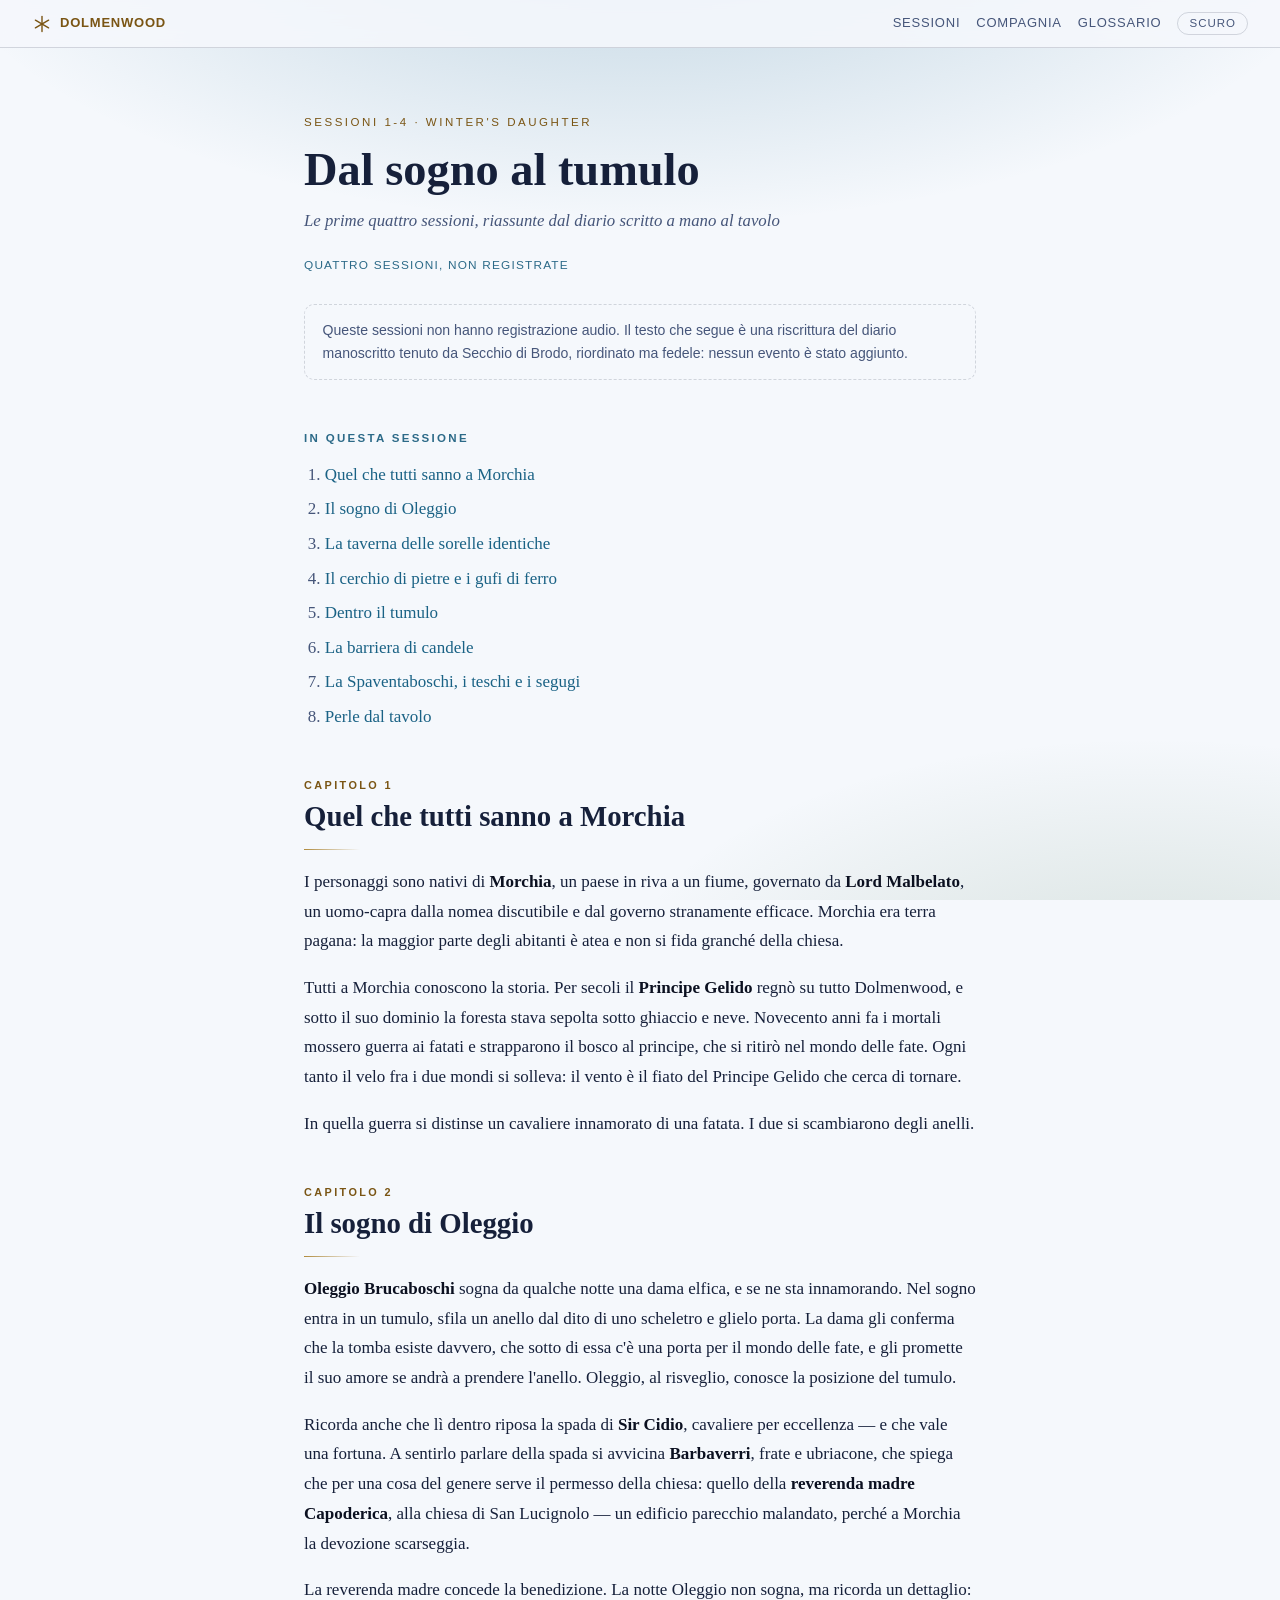
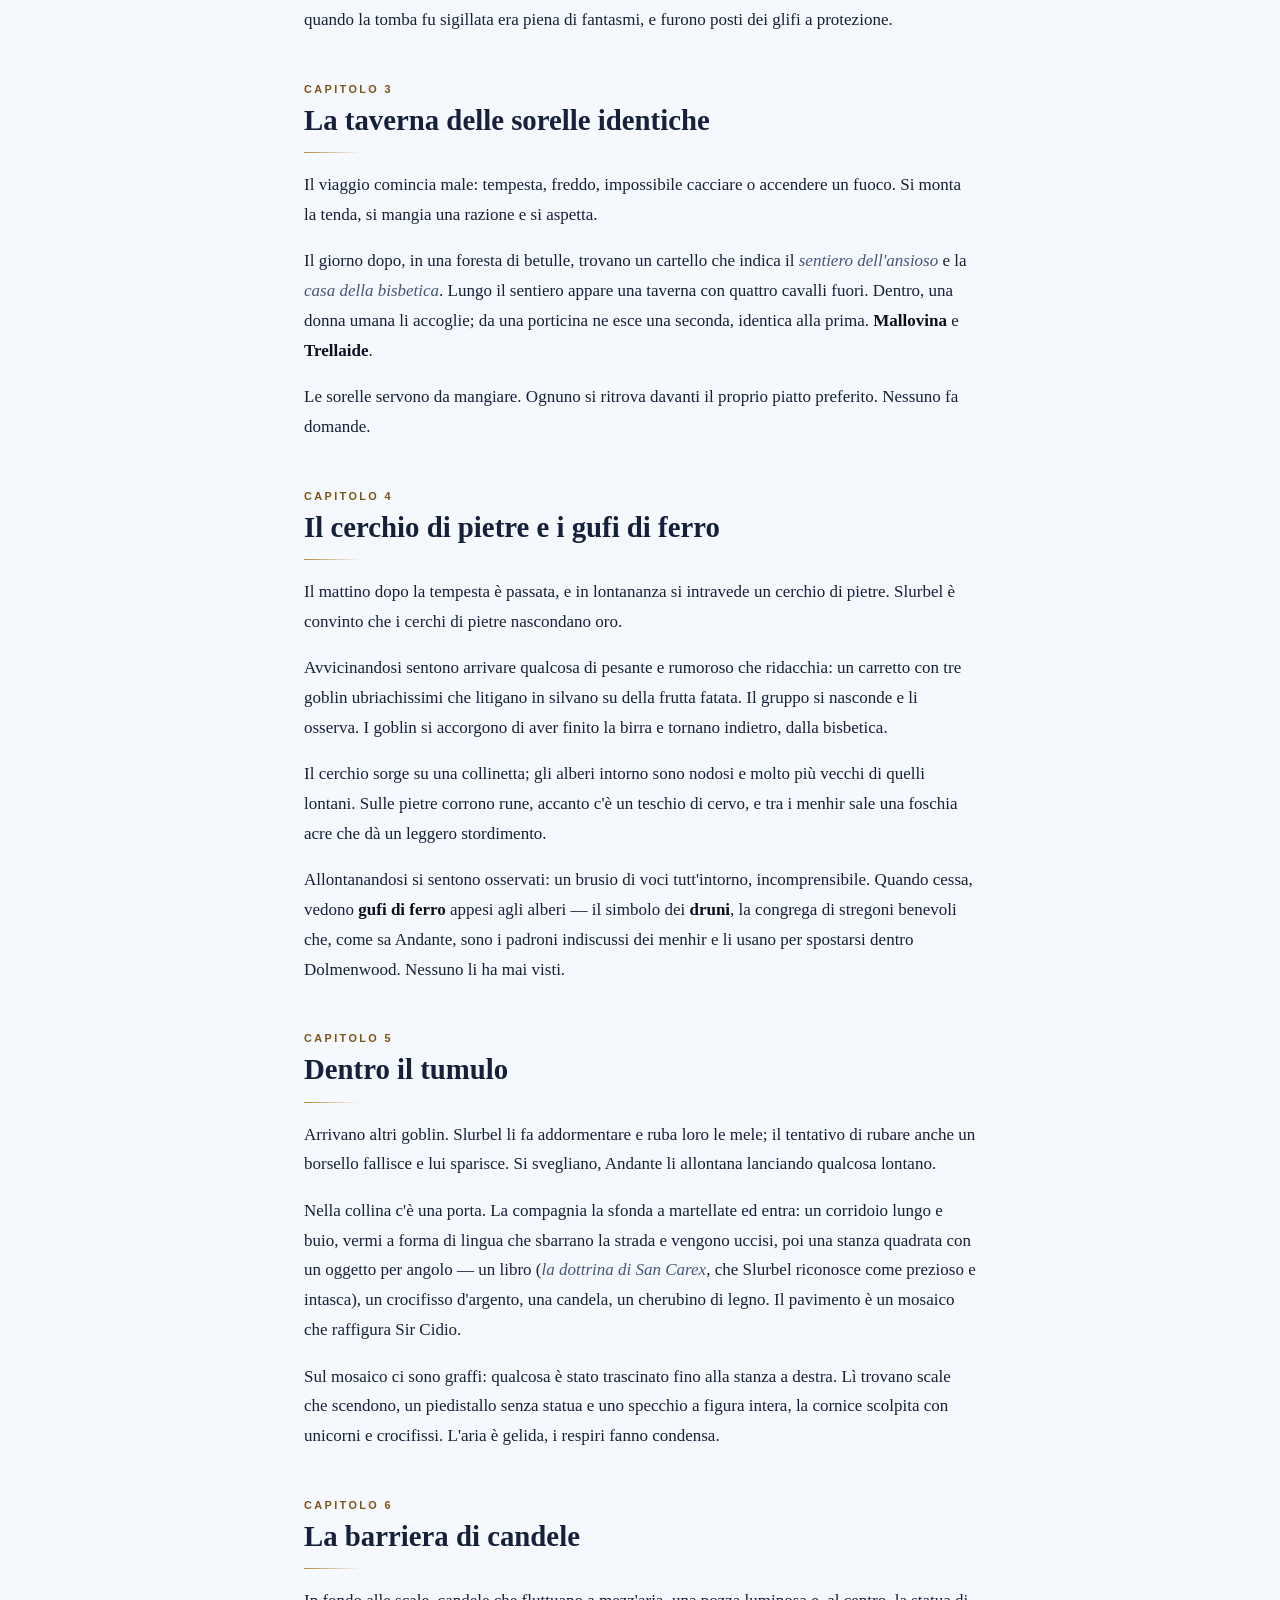
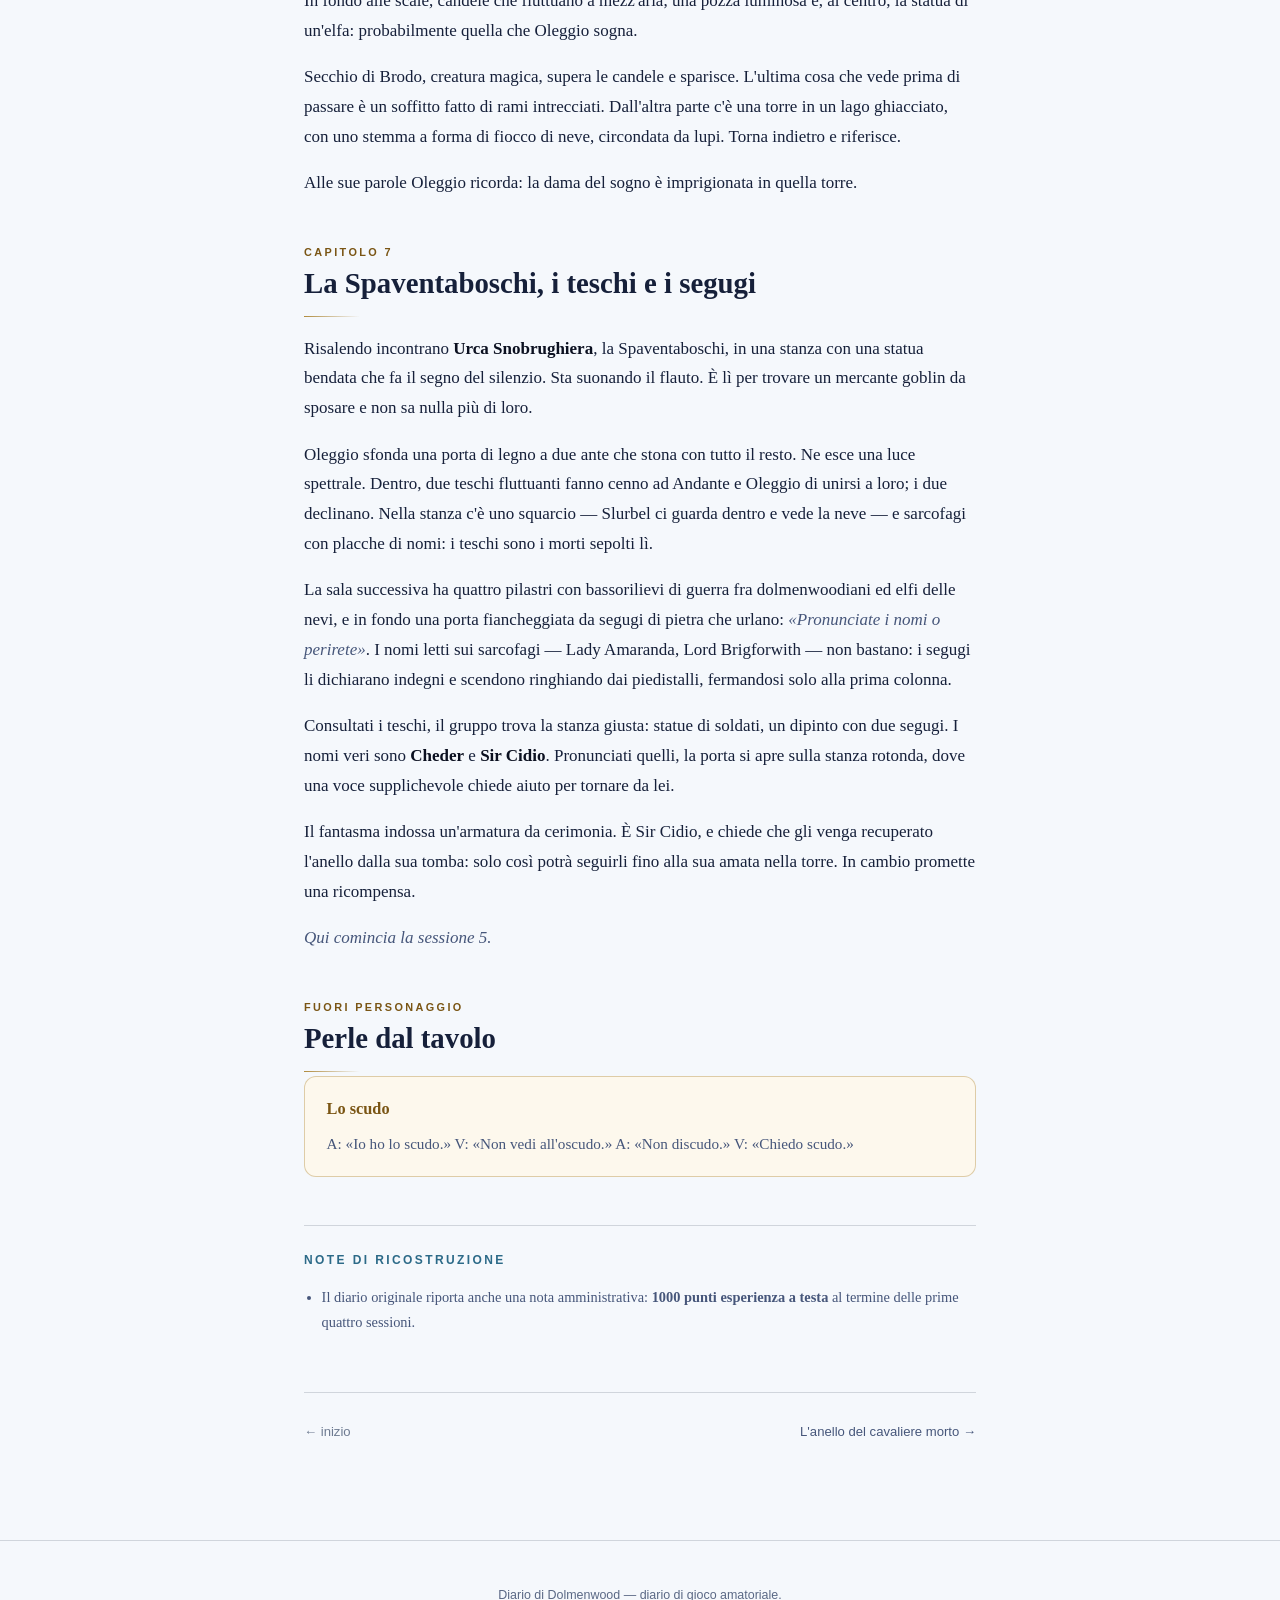
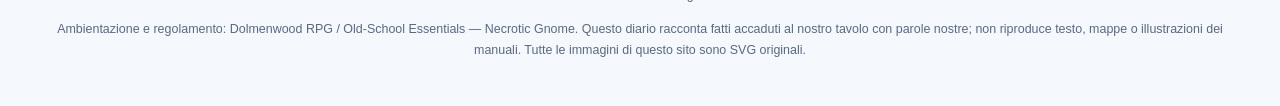
<file: sito/sessioni/sessioni-01-04.html>
<!DOCTYPE html>
<html lang="it">
<head>
<meta charset="utf-8">
<meta name="viewport" content="width=device-width, initial-scale=1">
<title>Dal sogno al tumulo — Diario di Dolmenwood</title>
<meta name="description" content="Le prime quattro sessioni, riassunte dal diario scritto a mano al tavolo">
<link rel="stylesheet" href="../css/stile.css">
<link rel="icon" href="data:image/svg+xml,<svg xmlns='http://www.w3.org/2000/svg' viewBox='0 0 100 100'><text y='.9em' font-size='90'>&#10052;</text></svg>">
<script>
// Applicato prima del disegno della pagina, così non si vede il lampo del tema
// sbagliato. Senza scelta salvata si segue la preferenza del sistema.
(function () {
  try {
    var scelto = localStorage.getItem("tema");
    if (scelto === "light" || scelto === "dark") {
      document.documentElement.setAttribute("data-theme", scelto);
    }
  } catch (e) { /* localStorage non disponibile: si resta sulla preferenza di sistema */ }
})();
</script>
</head>
<body>
<div class="guscio">
<nav class="barra">
  <a class="marchio" href="../index.html"><svg viewBox="0 0 100 100" aria-hidden="true">
  <g fill="none" stroke="currentColor" stroke-width="7" stroke-linecap="round">
    <path d="M50 12 V88"/>
    <path d="M17 31 L83 69"/>
    <path d="M83 31 L17 69"/>
  </g>
</svg><span>Dolmenwood</span></a>
  <span class="spazio"></span>
  <a href="../index.html#sessioni">Sessioni</a>
  <a href="../index.html#compagnia">Compagnia</a>
  <a href="../index.html#glossario">Glossario</a>
  <button class="tema" type="button" data-tema aria-label="Cambia tema">
    <span class="etichetta-chiaro">Scuro</span><span class="etichetta-scuro">Chiaro</span>
  </button>
</nav>
<main class="contenuto">
  <header class="testata-sessione">
    <p class="etichetta">Sessioni 1-4 &middot; Winter's Daughter</p>
    <h1>Dal sogno al tumulo</h1>
    <p class="sottotitolo">Le prime quattro sessioni, riassunte dal diario scritto a mano al tavolo</p>
    <div class="dettagli"><span>quattro sessioni, non registrate</span></div>
    <p class="avviso">Queste sessioni non hanno registrazione audio. Il testo che segue è una riscrittura del diario manoscritto tenuto da Secchio di Brodo, riordinato ma fedele: nessun evento è stato aggiunto.</p>
  </header>

  <nav class="indice"><h2>In questa sessione</h2><ol><li><a href="#quel-che-tutti-sanno-a-morchia">Quel che tutti sanno a Morchia</a></li><li><a href="#il-sogno-di-oleggio">Il sogno di Oleggio</a></li><li><a href="#la-taverna-delle-sorelle-identiche">La taverna delle sorelle identiche</a></li><li><a href="#il-cerchio-di-pietre-e-i-gufi-di-ferro">Il cerchio di pietre e i gufi di ferro</a></li><li><a href="#dentro-il-tumulo">Dentro il tumulo</a></li><li><a href="#la-barriera-di-candele">La barriera di candele</a></li><li><a href="#la-spaventaboschi-i-teschi-e-i-segugi">La Spaventaboschi, i teschi e i segugi</a></li><li><a href="#perle-dal-tavolo">Perle dal tavolo</a></li></ol></nav>

  <section class="capitolo" id="quel-che-tutti-sanno-a-morchia">
<h2><span class="cifra">Capitolo 1</span>Quel che tutti sanno a Morchia</h2>
<p>I personaggi sono nativi di <strong>Morchia</strong>, un paese in riva a un fiume, governato da <strong>Lord Malbelato</strong>, un uomo-capra dalla nomea discutibile e dal governo stranamente efficace. Morchia era terra pagana: la maggior parte degli abitanti è atea e non si fida granché della chiesa.</p>
<p>Tutti a Morchia conoscono la storia. Per secoli il <strong>Principe Gelido</strong> regnò su tutto Dolmenwood, e sotto il suo dominio la foresta stava sepolta sotto ghiaccio e neve. Novecento anni fa i mortali mossero guerra ai fatati e strapparono il bosco al principe, che si ritirò nel mondo delle fate. Ogni tanto il velo fra i due mondi si solleva: il vento è il fiato del Principe Gelido che cerca di tornare.</p>
<p>In quella guerra si distinse un cavaliere innamorato di una fatata. I due si scambiarono degli anelli.</p>

</section>
<section class="capitolo" id="il-sogno-di-oleggio">
<h2><span class="cifra">Capitolo 2</span>Il sogno di Oleggio</h2>
<p><strong>Oleggio Brucaboschi</strong> sogna da qualche notte una dama elfica, e se ne sta innamorando. Nel sogno entra in un tumulo, sfila un anello dal dito di uno scheletro e glielo porta. La dama gli conferma che la tomba esiste davvero, che sotto di essa c'è una porta per il mondo delle fate, e gli promette il suo amore se andrà a prendere l'anello. Oleggio, al risveglio, conosce la posizione del tumulo.</p>
<p>Ricorda anche che lì dentro riposa la spada di <strong>Sir Cidio</strong>, cavaliere per eccellenza — e che vale una fortuna. A sentirlo parlare della spada si avvicina <strong>Barbaverri</strong>, frate e ubriacone, che spiega che per una cosa del genere serve il permesso della chiesa: quello della <strong>reverenda madre Capoderica</strong>, alla chiesa di San Lucignolo — un edificio parecchio malandato, perché a Morchia la devozione scarseggia.</p>
<p>La reverenda madre concede la benedizione. La notte Oleggio non sogna, ma ricorda un dettaglio: quando la tomba fu sigillata era piena di fantasmi, e furono posti dei glifi a protezione.</p>

</section>
<section class="capitolo" id="la-taverna-delle-sorelle-identiche">
<h2><span class="cifra">Capitolo 3</span>La taverna delle sorelle identiche</h2>
<p>Il viaggio comincia male: tempesta, freddo, impossibile cacciare o accendere un fuoco. Si monta la tenda, si mangia una razione e si aspetta.</p>
<p>Il giorno dopo, in una foresta di betulle, trovano un cartello che indica il <em>sentiero dell'ansioso</em> e la <em>casa della bisbetica</em>. Lungo il sentiero appare una taverna con quattro cavalli fuori. Dentro, una donna umana li accoglie; da una porticina ne esce una seconda, identica alla prima. <strong>Mallovina</strong> e <strong>Trellaide</strong>.</p>
<p>Le sorelle servono da mangiare. Ognuno si ritrova davanti il proprio piatto preferito. Nessuno fa domande.</p>

</section>
<section class="capitolo" id="il-cerchio-di-pietre-e-i-gufi-di-ferro">
<h2><span class="cifra">Capitolo 4</span>Il cerchio di pietre e i gufi di ferro</h2>
<p>Il mattino dopo la tempesta è passata, e in lontananza si intravede un cerchio di pietre. Slurbel è convinto che i cerchi di pietre nascondano oro.</p>
<p>Avvicinandosi sentono arrivare qualcosa di pesante e rumoroso che ridacchia: un carretto con tre goblin ubriachissimi che litigano in silvano su della frutta fatata. Il gruppo si nasconde e li osserva. I goblin si accorgono di aver finito la birra e tornano indietro, dalla bisbetica.</p>
<p>Il cerchio sorge su una collinetta; gli alberi intorno sono nodosi e molto più vecchi di quelli lontani. Sulle pietre corrono rune, accanto c'è un teschio di cervo, e tra i menhir sale una foschia acre che dà un leggero stordimento.</p>
<p>Allontanandosi si sentono osservati: un brusio di voci tutt'intorno, incomprensibile. Quando cessa, vedono <strong>gufi di ferro</strong> appesi agli alberi — il simbolo dei <strong>druni</strong>, la congrega di stregoni benevoli che, come sa Andante, sono i padroni indiscussi dei menhir e li usano per spostarsi dentro Dolmenwood. Nessuno li ha mai visti.</p>

</section>
<section class="capitolo" id="dentro-il-tumulo">
<h2><span class="cifra">Capitolo 5</span>Dentro il tumulo</h2>
<p>Arrivano altri goblin. Slurbel li fa addormentare e ruba loro le mele; il tentativo di rubare anche un borsello fallisce e lui sparisce. Si svegliano, Andante li allontana lanciando qualcosa lontano.</p>
<p>Nella collina c'è una porta. La compagnia la sfonda a martellate ed entra: un corridoio lungo e buio, vermi a forma di lingua che sbarrano la strada e vengono uccisi, poi una stanza quadrata con un oggetto per angolo — un libro (<em>la dottrina di San Carex</em>, che Slurbel riconosce come prezioso e intasca), un crocifisso d'argento, una candela, un cherubino di legno. Il pavimento è un mosaico che raffigura Sir Cidio.</p>
<p>Sul mosaico ci sono graffi: qualcosa è stato trascinato fino alla stanza a destra. Lì trovano scale che scendono, un piedistallo senza statua e uno specchio a figura intera, la cornice scolpita con unicorni e crocifissi. L'aria è gelida, i respiri fanno condensa.</p>

</section>
<section class="capitolo" id="la-barriera-di-candele">
<h2><span class="cifra">Capitolo 6</span>La barriera di candele</h2>
<p>In fondo alle scale, candele che fluttuano a mezz'aria, una pozza luminosa e, al centro, la statua di un'elfa: probabilmente quella che Oleggio sogna.</p>
<p>Secchio di Brodo, creatura magica, supera le candele e sparisce. L'ultima cosa che vede prima di passare è un soffitto fatto di rami intrecciati. Dall'altra parte c'è una torre in un lago ghiacciato, con uno stemma a forma di fiocco di neve, circondata da lupi. Torna indietro e riferisce.</p>
<p>Alle sue parole Oleggio ricorda: la dama del sogno è imprigionata in quella torre.</p>

</section>
<section class="capitolo" id="la-spaventaboschi-i-teschi-e-i-segugi">
<h2><span class="cifra">Capitolo 7</span>La Spaventaboschi, i teschi e i segugi</h2>
<p>Risalendo incontrano <strong>Urca Snobrughiera</strong>, la Spaventaboschi, in una stanza con una statua bendata che fa il segno del silenzio. Sta suonando il flauto. È lì per trovare un mercante goblin da sposare e non sa nulla più di loro.</p>
<p>Oleggio sfonda una porta di legno a due ante che stona con tutto il resto. Ne esce una luce spettrale. Dentro, due teschi fluttuanti fanno cenno ad Andante e Oleggio di unirsi a loro; i due declinano. Nella stanza c'è uno squarcio — Slurbel ci guarda dentro e vede la neve — e sarcofagi con placche di nomi: i teschi sono i morti sepolti lì.</p>
<p>La sala successiva ha quattro pilastri con bassorilievi di guerra fra dolmenwoodiani ed elfi delle nevi, e in fondo una porta fiancheggiata da segugi di pietra che urlano: <em>«Pronunciate i nomi o perirete»</em>. I nomi letti sui sarcofagi — Lady Amaranda, Lord Brigforwith — non bastano: i segugi li dichiarano indegni e scendono ringhiando dai piedistalli, fermandosi solo alla prima colonna.</p>
<p>Consultati i teschi, il gruppo trova la stanza giusta: statue di soldati, un dipinto con due segugi. I nomi veri sono <strong>Cheder</strong> e <strong>Sir Cidio</strong>. Pronunciati quelli, la porta si apre sulla stanza rotonda, dove una voce supplichevole chiede aiuto per tornare da lei.</p>
<p>Il fantasma indossa un'armatura da cerimonia. È Sir Cidio, e chiede che gli venga recuperato l'anello dalla sua tomba: solo così potrà seguirli fino alla sua amata nella torre. In cambio promette una ricompensa.</p>
<p><em>Qui comincia la sessione 5.</em></p>

</section>
  <section class="capitolo" id="perle-dal-tavolo">
<h2><span class="cifra">Fuori personaggio</span>Perle dal tavolo</h2>
<div class="perle">
<div class="perla"><h3>Lo scudo</h3><p>A: «Io ho lo scudo.» V: «Non vedi all'oscudo.» A: «Non discudo.» V: «Chiedo scudo.»</p></div>
</div>
</section>
  <section class="note"><h2>Note di ricostruzione</h2><ul>
<li>Il diario originale riporta anche una nota amministrativa: <strong>1000 punti esperienza a testa</strong> al termine delle prime quattro sessioni.</li>
</ul></section>

  <nav class="nav-sessioni"><span class="vuoto">&larr; inizio</span><a href="sessione-05.html">L'anello del cavaliere morto &rarr;</a></nav>
</main>
<footer class="piede">
  <p>Diario di Dolmenwood — diario di gioco amatoriale.</p>
  <p>Ambientazione e regolamento: Dolmenwood RPG / Old-School Essentials — Necrotic Gnome. Questo diario racconta
  fatti accaduti al nostro tavolo con parole nostre; non riproduce testo, mappe o
  illustrazioni dei manuali. Tutte le immagini di questo sito sono SVG originali.</p>
</footer>
</div>
<script>
document.querySelectorAll("[data-tema]").forEach(function (bottone) {
  bottone.addEventListener("click", function () {
    var radice = document.documentElement;
    var attuale = radice.getAttribute("data-theme");
    if (!attuale) {
      attuale = matchMedia("(prefers-color-scheme: dark)").matches ? "dark" : "light";
    }
    var nuovo = attuale === "dark" ? "light" : "dark";
    radice.setAttribute("data-theme", nuovo);
    try { localStorage.setItem("tema", nuovo); } catch (e) { /* ignorato */ }
  });
});
</script>
</body>
</html>
</file>
<file: sito/css/stile.css>
/* ==========================================================================
   Diario di Dolmenwood — foglio di stile
   Tema scuro invernale/fatato. Nessuna dipendenza esterna, nessun build step.
   ========================================================================== */

:root {
  /* palette — vedi in fondo i blocchi per chiaro/scuro */
  --notte:        #f5f8fc;
  --notte-2:      #ffffff;
  --pergamena:    #16203a;
  --pergamena-2:  #46567a;
  --ghiaccio:     #1a6285;
  --ghiaccio-cupo:#2c6a88;
  --oro:          #7a5514;
  --oro-cupo:     #b08b3e;
  --bosco:        #38614a;
  --bordo:        rgba(22, 32, 58, 0.16);
  --bordo-oro:    rgba(176, 139, 62, 0.40);
  --bordo-oro-su: rgba(122, 85, 20, 0.55);
  --ombra:        0 14px 30px -22px rgba(22, 32, 58, 0.45);

  --superficie:   #ffffff;
  --scheda-alto:  #ffffff;
  --scheda-basso: #eef3f9;
  --barra-fondo:  rgba(245, 248, 252, 0.88);
  --velo-oro:     rgba(176, 139, 62, 0.12);
  --velo-oro-2:   #fdf8ed;
  --scena-alto:   #e7f0f7;
  --scena-basso:  #f3f8fb;
  --testo-forte:  #0b1020;
  --testo-tenue:  #5a6885;
  --testo-spento: #6d7a90;
  --link-su:      #0f4c68;
  --titolo-da:    #16203a;
  --titolo-a:     #1a6285;
  --neve:         0;

  /* tipografia */
  --serif: "Iowan Old Style", "Palatino Linotype", Palatino, "Book Antiqua", Georgia, serif;
  --sans: -apple-system, BlinkMacSystemFont, "Segoe UI", Roboto, Helvetica, Arial, sans-serif;

  --max: 46rem;

  color-scheme: light;
}

*, *::before, *::after { box-sizing: border-box; }

html { scroll-behavior: smooth; }

body {
  margin: 0;
  padding: 0;
  background: var(--notte);
  background-image:
    radial-gradient(ellipse 80% 50% at 50% -10%, rgba(61, 126, 160, 0.30), transparent 70%),
    radial-gradient(ellipse 60% 40% at 90% 110%, rgba(79, 122, 90, 0.18), transparent 70%);
  background-attachment: fixed;
  color: var(--pergamena);
  font-family: var(--serif);
  font-size: 1.0625rem;
  line-height: 1.75;
  -webkit-font-smoothing: antialiased;
}

/* neve statica generata via CSS, nessuna immagine esterna */
body::before {
  content: "";
  position: fixed;
  inset: 0;
  pointer-events: none;
  z-index: 0;
  opacity: var(--neve);
  background-image:
    radial-gradient(1.5px 1.5px at 12% 18%, rgba(255,255,255,.55), transparent),
    radial-gradient(1px 1px at 34% 62%, rgba(255,255,255,.40), transparent),
    radial-gradient(1.5px 1.5px at 61% 27%, rgba(255,255,255,.45), transparent),
    radial-gradient(1px 1px at 78% 71%, rgba(255,255,255,.35), transparent),
    radial-gradient(1.5px 1.5px at 88% 14%, rgba(255,255,255,.40), transparent),
    radial-gradient(1px 1px at 22% 88%, rgba(255,255,255,.35), transparent),
    radial-gradient(1px 1px at 48% 41%, rgba(255,255,255,.30), transparent);
}

.guscio { position: relative; z-index: 1; }

a { color: var(--ghiaccio); text-decoration-color: color-mix(in srgb, var(--ghiaccio) 40%, transparent); text-underline-offset: 3px; }
a:hover { color: var(--link-su); }

/* ---------- barra di navigazione ---------- */
.barra {
  position: sticky;
  top: 0;
  z-index: 10;
  display: flex;
  align-items: center;
  gap: 1rem;
  padding: 0.75rem clamp(1rem, 4vw, 2rem);
  background: var(--barra-fondo);
  backdrop-filter: blur(10px);
  -webkit-backdrop-filter: blur(10px);
  border-bottom: 1px solid var(--bordo);
  font-family: var(--sans);
  font-size: 0.8125rem;
  letter-spacing: 0.06em;
  text-transform: uppercase;
}
.barra a { text-decoration: none; color: var(--pergamena-2); }
.barra a:hover { color: var(--ghiaccio); }
.barra .marchio { display: flex; align-items: center; gap: 0.5rem; color: var(--oro); font-weight: 600; }
.barra .marchio svg { width: 20px; height: 20px; flex: none; }
.barra .spazio { margin-left: auto; }

/* ---------- impaginazione ---------- */
.contenuto {
  max-width: var(--max);
  margin: 0 auto;
  padding: clamp(2rem, 6vw, 4rem) clamp(1.1rem, 5vw, 2rem) 6rem;
}
.largo { max-width: 62rem; }

/* ---------- testata ---------- */
.testata { text-align: center; margin-bottom: 3.5rem; }
.testata .fiocco { width: 104px; height: 104px; margin: 0 auto 1.25rem; display: block; }
.testata h1 {
  font-size: clamp(2rem, 7vw, 3.25rem);
  line-height: 1.1;
  margin: 0 0 0.6rem;
  font-weight: 600;
  letter-spacing: -0.01em;
  background: linear-gradient(180deg, var(--titolo-da) 0%, var(--titolo-a) 100%);
  -webkit-background-clip: text;
  background-clip: text;
  color: transparent;
}
.testata .occhiello {
  font-family: var(--sans);
  font-size: 0.75rem;
  letter-spacing: 0.22em;
  text-transform: uppercase;
  color: var(--oro);
  margin: 0 0 1.25rem;
}
.testata p.intro { color: var(--pergamena-2); max-width: 36rem; margin: 0 auto; font-style: italic; }

.filetto {
  display: flex; align-items: center; justify-content: center; gap: 0.9rem;
  margin: 2.5rem auto; color: var(--oro-cupo);
}
.filetto::before, .filetto::after {
  content: ""; height: 1px; flex: 1; max-width: 8rem;
  background: linear-gradient(90deg, transparent, var(--oro-cupo));
}
.filetto::after { background: linear-gradient(270deg, transparent, var(--oro-cupo)); }
.filetto svg { width: 18px; height: 18px; }

/* ---------- elenco sessioni ---------- */
.elenco-sessioni { list-style: none; margin: 0; padding: 0; display: grid; gap: 1.1rem; }

.scheda {
  display: block;
  position: relative;
  padding: 1.5rem 1.6rem 1.5rem 4.75rem;
  border: 1px solid var(--bordo);
  border-radius: 14px;
  background: linear-gradient(180deg, var(--scheda-alto), var(--scheda-basso));
  text-decoration: none;
  color: inherit;
  box-shadow: var(--ombra);
  transition: border-color .18s ease, transform .18s ease, background .18s ease;
}
.scheda:hover { border-color: var(--bordo-oro-su); transform: translateY(-2px); }
.scheda .numero {
  position: absolute; left: 1.35rem; top: 1.45rem;
  width: 2.6rem; height: 2.6rem; border-radius: 50%;
  display: grid; place-items: center;
  border: 1px solid var(--oro-cupo);
  color: var(--oro);
  font-family: var(--sans); font-size: 0.9rem; font-weight: 600;
  background: var(--velo-oro);
}
.scheda h2 { margin: 0 0 0.3rem; font-size: 1.3rem; font-weight: 600; color: var(--pergamena); }
.scheda .sottotitolo { margin: 0 0 0.7rem; color: var(--pergamena-2); font-size: 0.95rem; font-style: italic; }
.scheda .meta {
  font-family: var(--sans); font-size: 0.72rem; letter-spacing: 0.12em; text-transform: uppercase;
  color: var(--ghiaccio-cupo); display: flex; gap: 1rem; flex-wrap: wrap;
}
.scheda.prossima { opacity: 0.55; pointer-events: none; border-style: dashed; }

/* ---------- personaggi ---------- */
.griglia-personaggi {
  display: grid; gap: 1rem; padding: 0; margin: 0; list-style: none;
  grid-template-columns: repeat(auto-fill, minmax(15rem, 1fr));
}
.personaggio {
  border: 1px solid var(--bordo); border-radius: 12px; padding: 1.15rem 1.25rem;
  background: var(--superficie);
}
.personaggio .riga { display: flex; align-items: baseline; gap: 0.6rem; margin-bottom: 0.4rem; flex-wrap: wrap; }
.personaggio h3 { margin: 0; font-size: 1.05rem; font-weight: 600; }
.personaggio .stirpe {
  font-family: var(--sans); font-size: 0.68rem; letter-spacing: 0.12em; text-transform: uppercase;
  color: var(--oro); border: 1px solid var(--oro-cupo); border-radius: 999px; padding: 0.1rem 0.55rem;
}
.personaggio .giocatore { font-family: var(--sans); font-size: 0.78rem; color: var(--ghiaccio-cupo); }
.personaggio p { margin: 0.5rem 0 0; font-size: 0.92rem; color: var(--pergamena-2); }

/* ---------- capitoli ---------- */
.capitolo { margin: 0 0 3rem; }
.capitolo h2 {
  font-size: clamp(1.35rem, 4vw, 1.8rem);
  font-weight: 600;
  margin: 0 0 0.25rem;
  color: var(--pergamena);
  line-height: 1.25;
}
.capitolo h2 .cifra {
  display: block;
  font-family: var(--sans); font-size: 0.68rem; letter-spacing: 0.22em; text-transform: uppercase;
  color: var(--oro); margin-bottom: 0.4rem; font-weight: 600;
}
.capitolo h2::after {
  content: ""; display: block; width: 3.5rem; height: 1px; margin-top: 0.85rem;
  background: linear-gradient(90deg, var(--oro-cupo), transparent);
}
.capitolo p { margin: 1.05rem 0; }
.capitolo strong { color: var(--testo-forte); font-weight: 600; }
.capitolo em { color: var(--pergamena-2); }

/* ---------- dialoghi ---------- */
.scena {
  margin: 1.75rem 0;
  padding: 1.25rem 1.4rem;
  border-left: 2px solid var(--ghiaccio-cupo);
  border-radius: 0 10px 10px 0;
  background: linear-gradient(90deg, var(--scena-alto), var(--scena-basso));
}
.battuta { margin: 0 0 0.9rem; }
.battuta:last-child { margin-bottom: 0; }
.battuta .chi {
  display: block;
  font-family: var(--sans); font-size: 0.7rem; font-weight: 700;
  letter-spacing: 0.14em; text-transform: uppercase;
  color: var(--ghiaccio);
}
.battuta .chi .nota { font-weight: 400; text-transform: none; letter-spacing: 0.02em; color: var(--pergamena-2); font-style: italic; }
.battuta .cosa { display: block; margin-top: 0.15rem; }
.battuta.custode .chi { color: var(--oro); }
.battuta.custode { color: var(--pergamena-2); font-style: italic; }

/* ---------- perle ---------- */
.perle { display: grid; gap: 1rem; }
.perla {
  border: 1px solid var(--bordo-oro);
  border-radius: 12px;
  padding: 1.15rem 1.35rem;
  background: var(--velo-oro-2);
}
.perla h3 { margin: 0 0 0.45rem; font-size: 1.02rem; color: var(--oro); font-weight: 600; }
.perla p { margin: 0; font-size: 0.95rem; color: var(--pergamena-2); }

/* ---------- note ---------- */
.note { border-top: 1px solid var(--bordo); margin-top: 3rem; padding-top: 1.5rem; }
.note h2 { font-family: var(--sans); font-size: 0.75rem; letter-spacing: 0.2em; text-transform: uppercase; color: var(--ghiaccio-cupo); margin: 0 0 0.9rem; }
.note ul { margin: 0; padding-left: 1.1rem; }
.note li { font-size: 0.9rem; color: var(--pergamena-2); margin-bottom: 0.5rem; }

/* ---------- glossario ---------- */
.glossario { margin: 0; }
.glossario dt { font-weight: 600; color: var(--oro); margin-top: 1rem; }
.glossario dd { margin: 0.2rem 0 0; color: var(--pergamena-2); font-size: 0.95rem; }

/* ---------- navigazione fra sessioni ---------- */
.nav-sessioni {
  display: flex; justify-content: space-between; gap: 1rem; flex-wrap: wrap;
  margin-top: 3.5rem; padding-top: 1.75rem; border-top: 1px solid var(--bordo);
  font-family: var(--sans); font-size: 0.82rem;
}
.nav-sessioni a { text-decoration: none; color: var(--pergamena-2); }
.nav-sessioni a:hover { color: var(--ghiaccio); }
.nav-sessioni .vuoto { color: var(--testo-spento); }

/* ---------- piede ---------- */
.piede {
  border-top: 1px solid var(--bordo);
  padding: 2rem clamp(1rem, 5vw, 2rem);
  text-align: center;
  font-family: var(--sans);
  font-size: 0.78rem;
  color: var(--testo-tenue);
  line-height: 1.7;
}

/* ---------- titolo sessione ---------- */
.testata-sessione { margin-bottom: 3rem; }
.testata-sessione .etichetta {
  font-family: var(--sans); font-size: 0.72rem; letter-spacing: 0.22em; text-transform: uppercase;
  color: var(--oro); margin: 0 0 0.75rem;
}
.testata-sessione h1 { font-size: clamp(1.9rem, 6vw, 2.9rem); line-height: 1.12; margin: 0 0 0.6rem; font-weight: 600; }
.testata-sessione .sottotitolo { margin: 0 0 1.25rem; color: var(--pergamena-2); font-style: italic; font-size: 1.05rem; }
.testata-sessione .dettagli {
  font-family: var(--sans); font-size: 0.74rem; letter-spacing: 0.1em; text-transform: uppercase;
  color: var(--ghiaccio-cupo); display: flex; gap: 1.25rem; flex-wrap: wrap;
}
.avviso {
  margin: 1.75rem 0 0;
  padding: 0.9rem 1.1rem;
  border: 1px dashed var(--bordo);
  border-radius: 10px;
  font-size: 0.88rem;
  color: var(--pergamena-2);
  font-family: var(--sans);
  line-height: 1.6;
}

/* ---------- indice del capitolo ---------- */
.indice { margin: 0 0 3rem; }
.indice h2 { font-family: var(--sans); font-size: 0.72rem; letter-spacing: 0.2em; text-transform: uppercase; color: var(--ghiaccio-cupo); margin: 0 0 0.75rem; }
.indice ol { margin: 0; padding-left: 1.3rem; color: var(--pergamena-2); }
.indice li { margin-bottom: 0.3rem; }
.indice a { text-decoration: none; }
.indice a:hover { text-decoration: underline; }

/* ---------- mobile ---------- */
@media (max-width: 34rem) {
  body { font-size: 1rem; }
  .scheda { padding: 1.25rem 1.1rem 1.25rem 1.1rem; }
  .scheda .numero { position: static; margin-bottom: 0.8rem; }
  .barra { font-size: 0.72rem; gap: 0.75rem; }
}


/* ==========================================================================
   Temi. Ogni colore del sito passa da questi token: nessun componente
   definisce un colore proprio, così chiaro e scuro restano sempre coerenti.
   :root         = tema chiaro (base)
   preferenza    = scuro, se il sistema lo chiede e l'utente non ha forzato chiaro
   [data-theme]  = scelta esplicita dell'utente, vince su tutto
   ========================================================================== */
@media (prefers-color-scheme: dark) {
  :root:not([data-theme="light"]) {
    color-scheme: dark;
  --notte:        #0b1020;
  --notte-2:      #111a30;
  --pergamena:    #e8eef7;
  --pergamena-2:  #aebcd2;
  --ghiaccio:     #7fc8e8;
  --ghiaccio-cupo:#5fa2c4;
  --oro:          #d8b364;
  --oro-cupo:     #8a6d34;
  --bosco:        #4f7a5a;
  --bordo:        rgba(127, 200, 232, 0.18);
  --bordo-oro:    rgba(216, 179, 100, 0.25);
  --bordo-oro-su: rgba(216, 179, 100, 0.5);
  --ombra:        0 18px 40px -20px rgba(0, 0, 0, 0.9);

  --superficie:   rgba(17, 26, 48, 0.55);
  --scheda-alto:  rgba(17, 26, 48, 0.85);
  --scheda-basso: rgba(11, 16, 32, 0.60);
  --barra-fondo:  rgba(11, 16, 32, 0.82);
  --velo-oro:     rgba(216, 179, 100, 0.07);
  --velo-oro-2:   rgba(216, 179, 100, 0.05);
  --scena-alto:   rgba(61, 126, 160, 0.12);
  --scena-basso:  rgba(61, 126, 160, 0.02);
  --testo-forte:  #ffffff;
  --testo-tenue:  rgba(174, 188, 210, 0.6);
  --testo-spento: rgba(174, 188, 210, 0.3);
  --link-su:      #a9dcf3;
  --titolo-da:    #ffffff;
  --titolo-a:     #5fa2c4;
  --neve:         0.5;
  }
}

:root[data-theme="dark"] {
  color-scheme: dark;
  --notte:        #0b1020;
  --notte-2:      #111a30;
  --pergamena:    #e8eef7;
  --pergamena-2:  #aebcd2;
  --ghiaccio:     #7fc8e8;
  --ghiaccio-cupo:#5fa2c4;
  --oro:          #d8b364;
  --oro-cupo:     #8a6d34;
  --bosco:        #4f7a5a;
  --bordo:        rgba(127, 200, 232, 0.18);
  --bordo-oro:    rgba(216, 179, 100, 0.25);
  --bordo-oro-su: rgba(216, 179, 100, 0.5);
  --ombra:        0 18px 40px -20px rgba(0, 0, 0, 0.9);

  --superficie:   rgba(17, 26, 48, 0.55);
  --scheda-alto:  rgba(17, 26, 48, 0.85);
  --scheda-basso: rgba(11, 16, 32, 0.60);
  --barra-fondo:  rgba(11, 16, 32, 0.82);
  --velo-oro:     rgba(216, 179, 100, 0.07);
  --velo-oro-2:   rgba(216, 179, 100, 0.05);
  --scena-alto:   rgba(61, 126, 160, 0.12);
  --scena-basso:  rgba(61, 126, 160, 0.02);
  --testo-forte:  #ffffff;
  --testo-tenue:  rgba(174, 188, 210, 0.6);
  --testo-spento: rgba(174, 188, 210, 0.3);
  --link-su:      #a9dcf3;
  --titolo-da:    #ffffff;
  --titolo-a:     #5fa2c4;
  --neve:         0.5;
}

:root[data-theme="light"] {
  color-scheme: light;
  --notte:        #f5f8fc;
  --notte-2:      #ffffff;
  --pergamena:    #16203a;
  --pergamena-2:  #46567a;
  --ghiaccio:     #1a6285;
  --ghiaccio-cupo:#2c6a88;
  --oro:          #7a5514;
  --oro-cupo:     #b08b3e;
  --bosco:        #38614a;
  --bordo:        rgba(22, 32, 58, 0.16);
  --bordo-oro:    rgba(176, 139, 62, 0.40);
  --bordo-oro-su: rgba(122, 85, 20, 0.55);
  --ombra:        0 14px 30px -22px rgba(22, 32, 58, 0.45);

  --superficie:   #ffffff;
  --scheda-alto:  #ffffff;
  --scheda-basso: #eef3f9;
  --barra-fondo:  rgba(245, 248, 252, 0.88);
  --velo-oro:     rgba(176, 139, 62, 0.12);
  --velo-oro-2:   #fdf8ed;
  --scena-alto:   #e7f0f7;
  --scena-basso:  #f3f8fb;
  --testo-forte:  #0b1020;
  --testo-tenue:  #5a6885;
  --testo-spento: #6d7a90;
  --link-su:      #0f4c68;
  --titolo-da:    #16203a;
  --titolo-a:     #1a6285;
  --neve:         0;
}

/* selettore del tema */
.tema {
  display: inline-flex; align-items: center; gap: 0.35rem;
  background: none; border: 1px solid var(--bordo); border-radius: 999px;
  color: var(--pergamena-2); cursor: pointer;
  font: inherit; font-size: 0.72rem; letter-spacing: 0.08em; text-transform: uppercase;
  padding: 0.3rem 0.7rem; line-height: 1;
}
.tema:hover { color: var(--ghiaccio); border-color: var(--bordo-oro-su); }
.tema svg { width: 13px; height: 13px; }
.tema .etichetta-scuro { display: none; }
:root[data-theme="dark"] .tema .etichetta-scuro,
:root:not([data-theme="light"]) .tema .etichetta-scuro { display: inline; }
:root[data-theme="dark"] .tema .etichetta-chiaro,
:root:not([data-theme="light"]) .tema .etichetta-chiaro { display: none; }
@media (prefers-color-scheme: light) {
  :root:not([data-theme="dark"]) .tema .etichetta-scuro { display: none; }
  :root:not([data-theme="dark"]) .tema .etichetta-chiaro { display: inline; }
}

/* ---------- stampa ---------- */
/* La stampa dal browser ridefinisce i token, così ogni componente segue senza
   eccezioni. (Per una copia impaginata davvero curata c'è il PDF in pdf/.) */
@media print {
  :root {
    --notte: #ffffff; --notte-2: #ffffff;
    --pergamena: #16203a; --pergamena-2: #4d5c7a;
    --ghiaccio: #2d6f92; --ghiaccio-cupo: #4a7b95;
    --oro: #8a6320; --oro-cupo: #b99a55;
    --bordo: rgba(22, 32, 58, 0.2);
    --bordo-oro: rgba(138, 99, 32, 0.35); --bordo-oro-su: rgba(138, 99, 32, 0.5);
    --superficie: transparent; --scheda-alto: transparent; --scheda-basso: transparent;
    --barra-fondo: transparent; --velo-oro: transparent; --velo-oro-2: #fdf8ee;
    --scena-alto: #eef4f9; --scena-basso: #eef4f9;
    --testo-forte: #0b1020; --testo-tenue: #4d5c7a; --testo-spento: #8a94a8;
    --ombra: none;
    color-scheme: light;
  }
  body { background: var(--notte); color: var(--pergamena); }
  body::before { display: none; }
  .barra, .nav-sessioni, .indice { display: none; }
  .capitolo, .scena, .perla { page-break-inside: avoid; }
}
</file>
